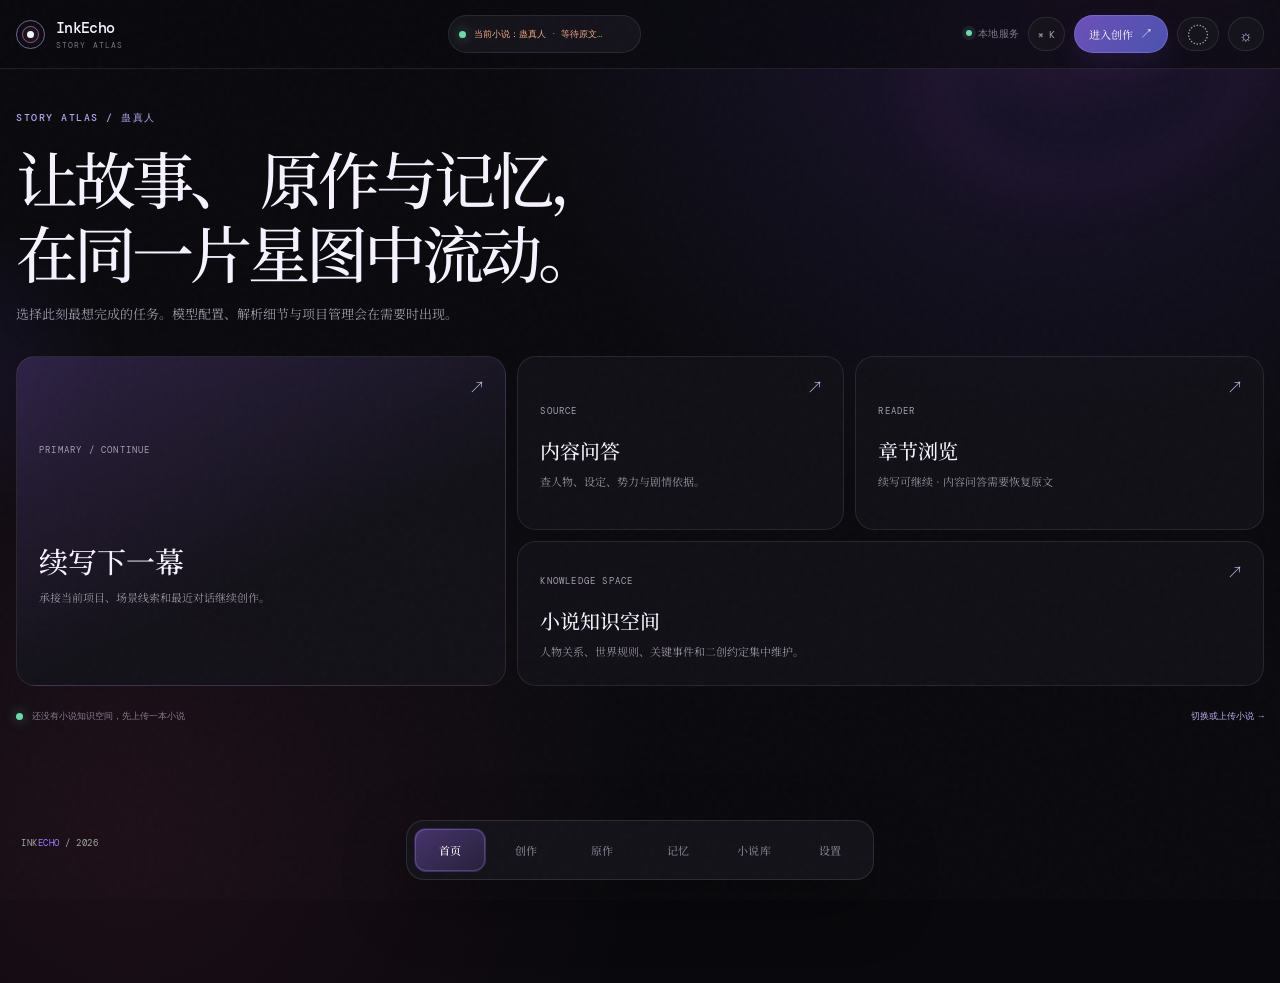
<file: index.html>
<!doctype html>
<html lang="zh-CN">
  <head>
    <meta charset="UTF-8" />
    <meta name="viewport" content="width=device-width, initial-scale=1.0" />
    <meta name="description" content="InkEcho：让经典角色与你继续对话。" />
    <title>InkEcho · 文学对话创作台</title>
    <link rel="preconnect" href="https://fonts.googleapis.com" />
    <link rel="preconnect" href="https://fonts.gstatic.com" crossorigin />
    <link href="https://fonts.googleapis.com/css2?family=DM+Mono:wght@400;500&family=Noto+Serif+SC:wght@400;500;600;700;900&display=swap" rel="stylesheet" />
  <link rel="stylesheet" href="styles.css?v=27" />
  </head>
  <body>
    <div class="aurora-field" aria-hidden="true">
      <span class="aurora-orb orb-coral"></span>
      <span class="aurora-orb orb-lilac"></span>
      <span class="aurora-orb orb-sage"></span>
      <span class="aurora-orbit"></span>
    </div>
    <div class="grain" aria-hidden="true"></div>
    <header class="topbar">
      <a class="brand" href="#home" aria-label="InkEcho 首页">
        <span class="brand-mark" aria-hidden="true"></span>
        <span><strong>InkEcho</strong><small>STORY ATLAS</small></span>
      </a>
      <div class="atlas-current-novel">
        <span class="atlas-ready-dot" aria-hidden="true"></span>
        <span class="workspace-novel-name" id="workspaceNovelName">当前小说：蛊真人</span>
        <select class="workspace-novel-select" id="workspaceNovelSelect" aria-label="快速切换小说知识空间"></select>
      </div>
      <div class="topbar-actions">
        <span class="status-dot"><i></i>本地服务</span>
        <button class="icon-button command-palette-button" id="openCommandPalette" type="button" title="打开功能菜单 · ⌘ / Ctrl + K" aria-label="打开功能菜单">⌘ K</button>
        <button class="spark-button magnetic" id="focusComposer" type="button">进入创作 <span>↗</span></button>
        <button class="icon-button atlas-motion-toggle" id="atlasMotionToggle" type="button" title="暂停背景动效" aria-label="暂停背景动效" aria-pressed="false">◌</button>
        <button class="icon-button atlas-hidden-control" id="exportSession" type="button" title="导出当前创作" aria-label="导出当前创作">⇩</button>
        <button class="icon-button atlas-hidden-control" id="resetSession" type="button" title="重置当前对话" aria-label="重置当前对话">↺</button>
        <button class="icon-button theme-toggle-button" id="toggleTheme" type="button" title="切换到浅色主题" aria-label="切换到浅色主题" aria-pressed="true">☼</button>
        <button class="icon-button focus-mode-button atlas-hidden-control" id="toggleFocusMode" type="button" title="进入专注模式" aria-label="进入专注模式" aria-pressed="false">◐</button>
        <button class="avatar atlas-hidden-control" type="button" aria-label="用户菜单">I</button>
      </div>
    </header>

    <main id="top" class="shell">
      <section class="intro">
        <div>
          <p class="eyebrow">INK ECHO / STORY WORKSPACE <span>✦</span></p>
          <h1>从一个任务<br /><em>开始。</em></h1>
          <p class="intro-copy">选择一本小说，然后直接问原作、查章节，或继续写下一幕。复杂的设定和管理工具会在需要时出现。</p>
        </div>
        <div class="intro-note">
          <span class="note-line"></span>
          <p>当前小说<br /><strong>蛊真人</strong></p>
        </div>
      </section>

      <section class="workspace-switcher" aria-label="InkEcho 工作区">
        <nav class="workspace-nav" role="tablist" aria-label="工作区导航">
          <div class="workspace-nav-primary">
            <button class="workspace-nav-item active" type="button" role="tab" aria-controls="workspacePageHome" aria-selected="true" data-workspace-view="home">
              <span class="workspace-nav-icon">始</span><span><strong>首页</strong><small>故事星图</small></span>
            </button>
            <button class="workspace-nav-item" type="button" role="tab" aria-controls="workspacePageWorkbench" aria-selected="false" data-workspace-view="workbench">
              <span class="workspace-nav-icon">写</span><span><strong>创作</strong><small>续写与问答</small></span>
            </button>
            <button class="workspace-nav-item" type="button" role="tab" aria-controls="workspacePageSource" aria-selected="false" data-workspace-view="source">
              <span class="workspace-nav-icon">读</span><span><strong>原作</strong><small>章节与依据</small></span>
            </button>
            <button class="workspace-nav-item" type="button" role="tab" aria-controls="workspacePageMemory" aria-selected="false" data-workspace-view="memory">
              <span class="workspace-nav-icon">忆</span><span><strong>记忆</strong><small>知识空间</small></span>
            </button>
            <button class="workspace-nav-item" type="button" role="tab" aria-controls="workspacePageLibrary" aria-selected="false" data-workspace-view="library">
              <span class="workspace-nav-icon">库</span><span><strong>小说库</strong><small>上传与切换</small></span>
            </button>
            <button class="workspace-nav-item" type="button" role="tab" aria-controls="workspacePageSettings" aria-selected="false" data-workspace-view="settings">
              <span class="workspace-nav-icon">设</span><span><strong>设置</strong><small>模型与数据</small></span>
            </button>
          </div>
          <details class="workspace-nav-more atlas-secondary-navigation" id="workspaceNavMore">
            <summary><span class="workspace-nav-icon">⋯</span><span><strong>更多工具</strong><small>故事管理</small></span></summary>
            <div class="workspace-nav-secondary">
              <button class="workspace-nav-item" type="button" role="tab" aria-controls="workspacePageStory" aria-selected="false" data-workspace-view="story">
                <span class="workspace-nav-icon">章</span><span><strong>故事管理</strong><small>场景与角色</small></span>
              </button>
            </div>
          </details>
        </nav>
        <div class="workspace-guide" id="workspaceGuide" aria-live="polite">
          <div>
            <span class="workspace-guide-kicker" id="workspaceGuideKicker">当前工作区 · NOVEL LIBRARY</span>
            <strong id="workspaceGuideTitle">先选择一本小说，再开始创作</strong>
            <p id="workspaceGuideDescription">每本小说都有独立的知识空间、原作记忆和创作项目。</p>
            <details class="workspace-guide-status" id="workspaceGuideStatus">
              <summary><span>空间状态</span><small id="workspaceGuideStatusSummary">读取中</small></summary>
              <ol class="workspace-guide-progress" id="workspaceGuideProgress" aria-label="当前小说空间进度">
                <li><button class="workspace-progress-action" type="button" data-progress-key="source"><span>01</span><strong>原文</strong><small>读取中</small></button></li>
                <li><button class="workspace-progress-action" type="button" data-progress-key="parse"><span>02</span><strong>解析</strong><small>读取中</small></button></li>
                <li><button class="workspace-progress-action" type="button" data-progress-key="memory"><span>03</span><strong>记忆</strong><small>可选</small></button></li>
                <li><button class="workspace-progress-action" type="button" data-progress-key="create"><span>04</span><strong>创作</strong><small>准备开始</small></button></li>
              </ol>
            </details>
          </div>
          <div class="workspace-guide-actions">
            <button class="workspace-guide-action" id="workspaceGuideAction" type="button">进入创作 →</button>
            <button class="workspace-guide-task workspace-guide-task-ask" id="workspaceGuideAskAction" type="button" hidden>内容问答</button>
            <button class="workspace-guide-task workspace-guide-task-write" id="workspaceGuideWriteAction" type="button" hidden>开始续写</button>
            <button class="workspace-guide-task workspace-guide-task-source" id="workspaceGuideSourceAction" type="button" hidden>查找原作</button>
          </div>
        </div>
      </section>

      <section class="workspace-pages" id="workspacePages" aria-live="polite">
        <section class="workspace-page atlas-home-page" id="workspacePageHome" role="tabpanel" data-workspace-page="home" aria-labelledby="atlasHomeTitle">
          <div class="atlas-home-copy">
            <span class="section-kicker">STORY ATLAS / <span id="atlasHomeNovelName">蛊真人</span></span>
            <h2 id="atlasHomeTitle"><span>让故事、</span> <span>原作与记忆，</span><br /><span>在同一片星图中流动。</span></h2>
            <p>选择此刻最想完成的任务。模型配置、解析细节与项目管理会在需要时出现。</p>
          </div>
          <div class="atlas-bento" aria-label="开始使用 InkEcho">
            <button class="atlas-bento-card atlas-bento-primary" type="button" data-atlas-task="续写">
              <span class="atlas-card-kicker">PRIMARY / CONTINUE</span><span class="atlas-card-arrow">↗</span>
              <strong>续写下一幕</strong>
              <small>承接当前项目、场景线索和最近对话继续创作。</small>
            </button>
            <button class="atlas-bento-card" type="button" data-atlas-task="问答">
              <span class="atlas-card-kicker">SOURCE</span><span class="atlas-card-arrow">↗</span>
              <strong>内容问答</strong>
              <small>查人物、设定、势力与剧情依据。</small>
            </button>
            <button class="atlas-bento-card" type="button" data-atlas-view="source">
              <span class="atlas-card-kicker">READER</span><span class="atlas-card-arrow">↗</span>
              <strong>章节浏览</strong>
              <small id="atlasHomeSourceStats">正在读取原作章节……</small>
            </button>
            <button class="atlas-bento-card atlas-bento-memory" type="button" data-atlas-view="memory">
              <span class="atlas-card-kicker">KNOWLEDGE SPACE</span><span class="atlas-card-arrow">↗</span>
              <strong>小说知识空间</strong>
              <small>人物关系、世界规则、关键事件和二创约定集中维护。</small>
            </button>
          </div>
          <div class="atlas-home-status">
            <span class="atlas-ready-dot" aria-hidden="true"></span>
            <span id="atlasHomeSourceStatus">正在检查当前小说空间</span>
            <button type="button" data-atlas-view="library">切换或上传小说 →</button>
          </div>
        </section>
        <section class="workspace-page" id="workspacePageLibrary" role="tabpanel" data-workspace-page="library" aria-labelledby="libraryPageTitle">
          <div class="page-heading library-page-heading">
            <div>
              <span class="section-kicker">NOVEL LIBRARY / 小说库</span>
              <h2 id="libraryPageTitle">先选择一本小说，再开始创作</h2>
              <p>每本小说都有独立的知识空间、原作记忆和创作项目。可以上传单文件，也可以一次选择多个分卷文件合并；原始文件默认只保存在本机。</p>
            </div>
            <div class="library-heading-actions">
              <label class="novel-upload-name-field" for="novelUploadName">
                <span>空间名称 <small>可选</small></span>
                <input id="novelUploadName" type="text" maxlength="80" placeholder="默认使用文件名" autocomplete="off" />
              </label>
              <label class="page-primary-button upload-novel-button" for="novelUploadInput" data-novel-dropzone="true">＋ 上传小说 / 多卷合并 · 也可拖入</label>
              <input id="novelUploadInput" type="file" multiple accept=".txt,.md,.markdown,.html,.htm,.docx,.epub,.pdf,.fb2,text/plain,text/markdown,text/html,application/vnd.openxmlformats-officedocument.wordprocessingml.document,application/epub+zip,application/pdf,application/x-fictionbook+xml" hidden />
            </div>
          </div>
          <details class="library-management" id="libraryManagement">
            <summary><span>管理小说空间</span><small>搜索、筛选、导入与导出</small></summary>
            <div class="library-management-body">
              <div class="library-toolbar">
                <div>
                  <strong>我的小说知识空间</strong>
                  <span id="novelLibraryCount">正在读取……</span>
                  <span id="novelLibraryStatusSummary" class="library-status-summary"></span>
                </div>
                <div class="library-toolbar-actions">
                  <button class="page-secondary-button" id="exportNovelSpaceConfig" type="button">导出空间配置</button>
                  <label class="page-secondary-button upload-config-button" for="novelSpaceConfigInput">导入空间配置</label>
                  <input id="novelSpaceConfigInput" type="file" accept="application/json,.json" hidden />
                  <button class="page-secondary-button" id="refreshNovelLibrary" type="button">刷新状态</button>
                </div>
              </div>
              <p class="library-data-note"><strong>交接边界</strong> 项目 JSON 只备份创作项目与编辑数据；小说原文、章节索引和空间记忆仍保存在本机。换设备时，请重新上传原小说后再导入项目备份。</p>
              <div class="library-filters" aria-label="筛选小说知识空间">
                <label class="library-filter-field" for="novelLibrarySearch">
                  <span>搜索小说</span>
                  <input id="novelLibrarySearch" type="search" placeholder="按名称、文件名或解析提示搜索" />
                </label>
                <label class="library-filter-field library-status-filter" for="novelLibraryStatus">
                  <span>空间状态</span>
                  <select id="novelLibraryStatus">
                    <option value="all">全部状态</option>
                    <option value="ready">可检索</option>
                    <option value="partial">解析提醒</option>
                    <option value="empty">正文为空</option>
                    <option value="unavailable">待恢复</option>
                  </select>
                </label>
                <button class="text-button library-clear-filters" id="clearNovelLibraryFilters" type="button" hidden>清除筛选</button>
              </div>
            </div>
          </details>
          <aside class="space-recovery-notice" id="spaceRecoveryNotice" hidden>
            <div>
              <span class="space-recovery-kicker">SPACE RECOVERY / 空间恢复</span>
              <strong id="spaceRecoveryTitle">项目已导入，小说空间还需要恢复</strong>
              <p id="spaceRecoveryDescription"></p>
            </div>
            <label class="space-recovery-target" id="spaceRecoveryTargetField" hidden>
              <span>恢复对象</span>
              <select id="spaceRecoveryTarget" aria-label="选择待恢复小说空间"></select>
            </label>
            <div class="space-recovery-actions">
              <label class="page-secondary-button upload-novel-button" for="novelUploadInput" data-novel-dropzone="true">上传原文 · 或拖入文件</label>
              <button class="text-button" id="dismissSpaceRecovery" type="button">知道了</button>
            </div>
          </aside>
          <div class="novel-upload-feedback" id="novelUploadFeedback" hidden>
            <span id="novelUploadFeedbackText"></span>
            <button class="text-button" id="novelUploadCancel" type="button" hidden>取消解析</button>
            <button class="text-button" id="novelUploadRetry" type="button" hidden>重试解析</button>
          </div>
          <div class="novel-space-list" id="novelSpaceList"></div>
          <article class="library-filter-empty" id="novelLibraryNoResults" hidden>
            <strong>没有符合条件的小说空间</strong>
            <p>可以换一个关键词，或清除状态筛选后再试。</p>
            <label class="page-secondary-button upload-novel-button" for="novelUploadInput" data-novel-dropzone="true">上传新小说 · 或拖入文件</label>
          </article>
          <article class="library-empty-state" id="novelLibraryEmpty" hidden>
            <span class="page-card-icon">▦</span>
            <strong>还没有小说知识空间</strong>
            <p>上传 TXT、Markdown、HTML、DOCX、EPUB、FB2 或 PDF 小说，也可以选择多个分卷文件；InkEcho 会为它们建立统一的章节索引和原作检索空间。</p>
            <label class="page-primary-button upload-novel-button" for="novelUploadInput" data-novel-dropzone="true">上传第一本小说 · 或拖入文件</label>
          </article>
        </section>
        <section class="workspace-page" id="workspacePageSource" role="tabpanel" data-workspace-page="source" aria-labelledby="sourcePageTitle" hidden>
          <div class="page-heading">
            <div>
              <span class="section-kicker">原作资料</span>
              <h2 id="sourcePageTitle">阅读与核对原作</h2>
              <p>选择章节直接阅读，或输入问题核对相关原文。</p>
            </div>
            <button class="page-back-button" type="button" data-return-workbench>返回工作台 →</button>
          </div>
          <div class="page-grid source-page-grid">
            <article class="page-card source-page-primary">
              <div class="page-card-label">当前小说</div>
              <strong id="sourcePageStatus">原作知识库：检查中……</strong>
              <div class="source-page-diagnostics" id="sourcePageDiagnostics" aria-live="polite"></div>
              <input id="sourcePageChapter" type="hidden" />

              <section class="source-task-block source-reader-task" aria-labelledby="sourceReaderTaskTitle">
                <div class="source-task-heading">
                  <div>
                    <span class="source-task-number">01</span>
                    <h3 id="sourceReaderTaskTitle">阅读章节</h3>
                    <p>搜索或浏览章节，选择后直接打开原文。</p>
                  </div>
                </div>
                <div class="source-outline-browser" aria-label="原作章节导航">
                  <div class="source-outline-browser-heading">
                    <small id="sourceOutlineBrowserStatus" aria-live="polite">正在读取章节标题……</small>
                    <button class="text-button" id="sourceOutlineClear" type="button" hidden>清除筛选</button>
                  </div>
                  <div class="source-outline-filters">
                    <input id="sourceOutlineSearch" type="search" placeholder="搜索章节标题……" aria-label="搜索原作章节" autocomplete="off" />
                    <select id="sourceOutlineVolumeFilter" aria-label="按卷筛选原作章节" hidden>
                      <option value="">全部卷 / 分卷</option>
                    </select>
                  </div>
                  <div class="source-outline-list" id="sourceOutlineList" role="listbox" aria-label="原作章节列表"></div>
                </div>
                <div class="source-chapter-selection" id="sourceChapterSelection" aria-live="polite">
                  <span>尚未选择章节</span>
                  <div>
                    <button class="page-primary-button" id="sourcePageRead" type="button" disabled>阅读所选章节</button>
                    <button class="page-secondary-button" id="sourcePageAsk" type="button" disabled>用本章提问</button>
                  </div>
                </div>
              </section>

              <section class="source-task-block source-evidence-task" aria-labelledby="sourceEvidenceTaskTitle">
                <div class="source-task-heading">
                  <div>
                    <span class="source-task-number">02</span>
                    <h3 id="sourceEvidenceTaskTitle">查证原作</h3>
                    <p>输入一个具体问题，InkEcho 会找出可以直接核对的原文。</p>
                  </div>
                </div>
                <div class="source-evidence-search">
                  <input id="sourceEvidenceQuery" type="search" placeholder="例如：方源为什么能够重生？" aria-label="输入要查证的原作问题" autocomplete="off" />
                  <button class="page-primary-button" id="sourcePagePreview" type="button" disabled>查找原文</button>
                </div>
                <details class="source-search-options">
                  <summary>调整查找范围</summary>
                  <div class="page-form-row source-strategy-row">
                    <label class="page-field" for="retrievalStrategy">查找方式</label>
                    <select id="retrievalStrategy">
                      <option value="balanced">综合查找</option>
                      <option value="chapter_first">优先按章节</option>
                      <option value="entity_first">优先按人物与设定</option>
                      <option value="broad">扩大查找范围</option>
                    </select>
                  </div>
                </details>
              </section>
            </article>
          </div>
        </section>

        <section class="workspace-page" id="workspacePageMemory" role="tabpanel" data-workspace-page="memory" aria-labelledby="memoryPageTitle" hidden>
          <div class="page-heading">
            <div>
              <span class="section-kicker">STORY MEMORY / 空间记忆</span>
              <h2 id="memoryPageTitle">空间记忆</h2>
              <p>从原文整理可追溯的知识，也保存后续创作需要长期保持的设定。</p>
            </div>
            <button class="page-back-button" type="button" data-return-workbench>返回工作台 →</button>
          </div>
          <div class="page-grid memory-page-grid">
            <article class="page-card source-memory-card">
              <div class="memory-library-heading">
                <div>
                  <div class="page-card-label">当前小说</div>
                  <strong class="memory-space-name" id="novelMemorySpaceName">蛊真人</strong>
                </div>
                <button class="page-primary-button memory-add-button" id="openNovelMemoryComposer" type="button" aria-expanded="false" aria-controls="novelMemoryComposer" hidden>＋ 新增创作记忆</button>
              </div>
              <div class="memory-boundary" role="note">
                <span aria-hidden="true">✦</span>
                <p><strong>原作知识和创作记忆分开管理</strong><small>问答使用带章节出处的原作知识；续写还会参考你的创作设定。</small></p>
              </div>

              <div class="memory-layer-tabs" role="tablist" aria-label="空间记忆类型">
                <button class="memory-layer-tab is-active" id="sourceKnowledgeTab" type="button" role="tab" aria-selected="true" aria-controls="sourceKnowledgePanel" data-memory-layer="source">原作知识</button>
                <button class="memory-layer-tab" id="creativeMemoryTab" type="button" role="tab" aria-selected="false" aria-controls="creativeMemoryPanel" data-memory-layer="creative">创作记忆</button>
              </div>

              <section class="source-knowledge-panel" id="sourceKnowledgePanel" role="tabpanel" aria-labelledby="sourceKnowledgeTab">
                <div class="source-knowledge-heading">
                  <div>
                    <strong>模型记忆</strong>
                    <p>优先展示模型从原文中提取并核对过的事实；全文构建时会随后台进度逐步更新。</p>
                  </div>
                </div>
                <div class="reviewed-memory-build" id="reviewedMemoryBuild" data-state="idle">
                  <div class="reviewed-memory-build-copy">
                    <span class="reviewed-memory-build-mark" aria-hidden="true">◎</span>
                    <p><strong id="reviewedMemoryBuildTitle">增强人物与设定理解</strong><small id="reviewedMemoryBuildDescription">原文问答已经可用。完成审核后，复杂关系与世界规则才会形成可复用记忆。</small></p>
                  </div>
                  <div class="reviewed-memory-progress" id="reviewedMemoryProgress" role="progressbar" aria-label="深度记忆构建进度" aria-valuemin="0" aria-valuemax="100" hidden><span id="reviewedMemoryProgressBar"></span></div>
                  <div class="reviewed-memory-metrics" id="reviewedMemoryMetrics" aria-live="polite">
                    <span><strong id="memoryTokensSpent">—</strong><small id="memoryTokensSpentLabel">已用 token</small></span>
                    <span><strong id="memoryElapsedTime">—</strong><small>已用时间</small></span>
                    <span><strong id="memoryEstimatedTokens">—</strong><small>预计总 token</small></span>
                    <span><strong id="memoryTokensPerMinute">—</strong><small>token / min</small></span>
                    <span><strong id="memoryEstimatedFinish">—</strong><small>预计完成</small></span>
                  </div>
                  <div class="reviewed-memory-build-actions">
                    <button class="page-primary-button" id="startReviewedMemoryBuild" type="button">开始构建</button>
                    <button class="page-secondary-button" id="startFullReviewedMemoryBuild" type="button" hidden>构建全文记忆</button>
                    <button class="page-secondary-button" id="promoteReviewedMemoryBuild" type="button" hidden>启用记忆</button>
                    <button class="text-button" id="cancelReviewedMemoryBuild" type="button" hidden>暂停</button>
                  </div>
                </div>
                <div class="model-memory-toolbar">
                  <span class="memory-count" id="modelMemoryCount">正在读取模型记忆…</span>
                  <span class="model-memory-live" id="modelMemoryLive" aria-live="polite">● 实时更新</span>
                </div>
                <small class="model-memory-hint" id="modelMemoryHint" aria-live="polite">正在读取模型提取结果……</small>
                <div class="model-memory-list" id="modelMemoryList" aria-live="polite"></div>
                <details class="source-index-disclosure" id="sourceKnowledgeDisclosure">
                  <summary><span>原文线索</span><small>规则筛选，仅用于核对原文</small></summary>
                  <div class="source-index-disclosure-body">
                <div class="source-knowledge-toolbar">
                  <div class="memory-search-wrap">
                    <span aria-hidden="true">⌕</span>
                    <input id="sourceKnowledgeSearch" type="search" maxlength="120" placeholder="搜索原文线索" aria-label="搜索原文依据" />
                  </div>
                  <span class="memory-count" id="sourceKnowledgeCount">正在读取原文线索…</span>
                </div>
                <div class="memory-summary source-knowledge-summary" id="sourceKnowledgeSummary" aria-label="原文线索分类">
                  <button class="memory-summary-item is-active" type="button" data-source-knowledge-category="all" aria-pressed="true"><span>全部</span><strong data-source-knowledge-count="all">0</strong></button>
                  <button class="memory-summary-item" type="button" data-source-knowledge-category="character" aria-pressed="false"><span>人物线索</span><strong data-source-knowledge-count="character">0</strong></button>
                  <button class="memory-summary-item" type="button" data-source-knowledge-category="relation" aria-pressed="false"><span>关系线索</span><strong data-source-knowledge-count="relation">0</strong></button>
                  <button class="memory-summary-item" type="button" data-source-knowledge-category="setting" aria-pressed="false"><span>设定线索</span><strong data-source-knowledge-count="setting">0</strong></button>
                  <button class="memory-summary-item" type="button" data-source-knowledge-category="event" aria-pressed="false"><span>事件线索</span><strong data-source-knowledge-count="event">0</strong></button>
                </div>
                <small class="source-knowledge-hint" id="sourceKnowledgeHint" aria-live="polite">这些内容直接来自原文，是用于定位依据的线索，不等于结构化记忆。</small>
                <div class="source-knowledge-list" id="sourceKnowledgeList" aria-live="polite"></div>
                  </div>
                </details>
              </section>

              <section class="creative-memory-panel" id="creativeMemoryPanel" role="tabpanel" aria-labelledby="creativeMemoryTab" hidden>

              <section class="memory-composer" id="novelMemoryComposer" aria-labelledby="novelMemoryComposerTitle" hidden>
                <div class="memory-composer-heading">
                  <div>
                    <span class="page-card-label">新增到空间记忆</span>
                    <strong id="novelMemoryComposerTitle">记住一条创作设定</strong>
                  </div>
                  <button class="memory-composer-close" id="closeNovelMemoryComposer" type="button" aria-label="关闭新增记忆">×</button>
                </div>
                <p class="memory-composer-description">只记录未来创作需要反复保持的内容，不必摘录整段原文。</p>
                <div class="memory-quick-actions" aria-label="空间记忆快速模板">
                  <span>从模板开始</span>
                  <button class="text-button memory-template-button" type="button" data-memory-template-title="人物关系" data-memory-template-content="人物 / 势力：\n关系变化：\n已确认依据：\n创作时需要保持：">人物关系</button>
                  <button class="text-button memory-template-button" type="button" data-memory-template-title="世界规则" data-memory-template-content="规则名称：\n作用与限制：\n代价 / 例外：\n创作时需要保持：">世界规则</button>
                  <button class="text-button memory-template-button" type="button" data-memory-template-title="二创约定" data-memory-template-content="本项目约定：\n必须保留：\n禁止改变：\n允许探索：">二创约定</button>
                </div>
                <div class="memory-editor">
                  <input id="novelMemoryTitle" type="text" maxlength="80" placeholder="标题，例如：白凝冰与方源的合作边界" />
                  <textarea id="novelMemoryContent" rows="5" maxlength="4000" placeholder="写下需要在后续创作中保持的关系、规则或约定……"></textarea>
                  <small class="memory-content-count" id="novelMemoryContentCount">0 / 4000 字</small>
                </div>
                <div class="page-actions memory-composer-actions">
                  <button class="page-primary-button" id="saveNovelMemory" type="button">保存记忆</button>
                  <button class="text-button" id="cancelNovelMemoryEdit" type="button">取消</button>
                </div>
              </section>

              <div class="memory-toolbar">
                <div class="memory-search-wrap">
                  <span aria-hidden="true">⌕</span>
                  <input id="novelMemorySearch" type="search" maxlength="80" placeholder="搜索人物、规则或设定" aria-label="搜索空间记忆" />
                </div>
                <span class="memory-count" id="novelMemoryCount">0 条记忆</span>
                <button class="text-button memory-preview-button" id="previewNovelMemory" type="button">查看本次会使用哪些</button>
                <button class="text-button memory-refresh-button" id="refreshNovelMemory" type="button" aria-label="刷新空间记忆">刷新</button>
                <button class="text-button memory-clean-stale-button" id="removeStaleNovelMemory" type="button" hidden>清理待核对</button>
              </div>
              <div class="memory-filters" hidden>
                <select id="novelMemoryKindFilter" aria-label="筛选空间记忆来源">
                  <option value="all">全部来源</option>
                  <option value="source">已核对原作</option>
                  <option value="continuity">创作设定</option>
                  <option value="manual">手动记录</option>
                  <option value="summary">剧情摘要</option>
                  <option value="scene_outcome">本幕结果</option>
                  <option value="source_evidence">原作依据</option>
                  <option value="source_summary">原作章节摘要</option>
                  <option value="stale">待核对原文</option>
                </select>
              </div>
              <div class="memory-filter-actions">
                <button class="text-button" id="clearNovelMemoryFilters" type="button" hidden>清除筛选</button>
              </div>
              <div class="memory-summary" id="novelMemorySummary" aria-label="空间记忆构成">
                <button class="memory-summary-item is-active" type="button" data-memory-summary-kind="all" aria-pressed="true"><span>全部</span><strong data-memory-summary-count="all">0</strong></button>
                <button class="memory-summary-item" type="button" data-memory-summary-kind="source" aria-pressed="false"><span>已核对原作</span><strong data-memory-summary-count="source">0</strong></button>
                <button class="memory-summary-item" type="button" data-memory-summary-kind="continuity" aria-pressed="false"><span>创作设定</span><strong data-memory-summary-count="continuity">0</strong></button>
                <button class="memory-summary-item" type="button" data-memory-summary-kind="stale" aria-pressed="false"><span>待核对</span><strong data-memory-summary-count="stale">0</strong></button>
              </div>
              <small class="memory-context-hint" id="novelMemoryContextHint" aria-live="polite">续写会自动选取相关记忆；内容问答只依据原作。</small>
              <div class="novel-memory-preview" id="novelMemoryPreview" hidden aria-live="polite">
                <div class="novel-memory-preview-heading">
                  <strong id="novelMemoryPreviewTitle">本次创作会参考</strong>
                  <small id="novelMemoryPreviewStatus"></small>
                </div>
                <div class="novel-memory-preview-list" id="novelMemoryPreviewList"></div>
              </div>
              <div class="novel-memory-list" id="novelMemoryList"></div>
              <details class="memory-help">
                <summary>空间记忆如何参与创作？</summary>
                <div class="memory-help-body">
                  <p><strong>写续作时：</strong>系统会根据当前章节和写作要求，自动挑选相关记忆。</p>
                  <p><strong>问原作时：</strong>系统使用原文和自动整理的原作知识，不使用这里的创作记忆。</p>
                  <button class="page-secondary-button" id="memoryGuideSource" type="button">去原作资料核对</button>
                </div>
              </details>
              </section>
            </article>
          </div>
        </section>

        <section class="workspace-page" id="workspacePageStory" role="tabpanel" data-workspace-page="story" aria-labelledby="storyPageTitle" hidden>
          <div class="page-heading">
            <div>
              <span class="section-kicker">STORY MANAGER / 故事管理</span>
              <h2 id="storyPageTitle">把灵感变成可推进的场景</h2>
              <p>管理场景、角色、摘要和版本节点，工作台只保留当前创作需要的内容。</p>
            </div>
            <button class="page-back-button" type="button" data-return-workbench>返回工作台 →</button>
          </div>
          <div class="page-grid story-page-grid">
            <article class="page-card story-action-card">
              <span class="page-card-icon">§</span>
              <strong>场景计划</strong>
              <small id="storyPageBeatCount">管理当前项目的场景卡和推进状态。</small>
              <button class="page-secondary-button" id="storyPageBeats" type="button">打开场景计划</button>
            </article>
            <article class="page-card story-action-card">
              <span class="page-card-icon">◎</span>
              <strong>角色与关系</strong>
              <small>编辑角色语气、人物设定和可复用角色库。</small>
              <button class="page-secondary-button" id="storyPageCharacters" type="button">管理角色</button>
            </article>
            <article class="page-card story-action-card">
              <span class="page-card-icon">✦</span>
              <strong>摘要与灵感</strong>
              <small>整理剧情摘要、灵感摘录和当前悬念。</small>
              <button class="page-secondary-button" id="storyPageSummary" type="button">回到工作台摘要</button>
            </article>
            <article class="page-card story-action-card">
              <span class="page-card-icon">◌</span>
              <strong>版本与归档</strong>
              <small>保存检查点，回看归档消息或创建剧情支线。</small>
              <button class="page-secondary-button" id="storyPageCheckpoints" type="button">查看检查点</button>
            </article>
          </div>
          <div class="story-context-slot" id="storyContextSlot"></div>
        </section>

        <section class="workspace-page" id="workspacePageSettings" role="tabpanel" data-workspace-page="settings" aria-labelledby="settingsPageTitle" hidden>
          <div class="page-heading">
            <div>
              <span class="section-kicker">MODEL & DATA / 模型与数据</span>
              <h2 id="settingsPageTitle">模型与本地资料只需设置一次</h2>
              <p>这里负责连接模型和检查知识库；原始文件留在本机，生成时仅把命中的有限片段与必要上下文交给所选模型服务。</p>
            </div>
            <button class="page-back-button" type="button" data-return-workbench>返回工作台 →</button>
          </div>
          <div class="settings-page-card" id="settingsPageSlot"></div>
        </section>
      </section>

      <section class="studio-grid" id="workspacePageWorkbench" role="tabpanel" aria-label="InkEcho 创作台" hidden>
        <aside class="sidebar panel" id="workspaceContextPanel">
          <div class="panel-heading">
            <div>
              <span class="section-kicker">01 / CONTEXT</span>
              <h2>作品设定</h2>
            </div>
            <span class="panel-icon">⌘</span>
          </div>

          <div class="project-switcher">
            <select id="projectSelect" aria-label="选择创作项目"></select>
            <div class="project-actions">
              <button class="mini-button" id="newProject" type="button" title="新建创作项目" aria-label="新建创作项目">＋</button>
              <button class="mini-button" id="openTemplates" type="button" title="使用创作模板" aria-label="使用创作模板">✦</button>
              <button class="mini-button" id="duplicateProject" type="button" title="复制当前项目" aria-label="复制当前项目">⧉</button>
              <button class="mini-button" id="exportProjects" type="button" title="备份全部项目" aria-label="备份全部项目">⇩</button>
              <button class="mini-button" id="importProjects" type="button" title="导入项目备份" aria-label="导入项目备份">⇧</button>
              <button class="mini-button" id="deleteProject" type="button" title="删除当前项目" aria-label="删除当前项目">−</button>
            </div>
            <label class="project-search" for="projectSearch">
              <span aria-hidden="true">⌕</span>
              <input id="projectSearch" type="search" placeholder="搜索名称、章节、场景、角色或状态……" aria-label="搜索项目名称、章节、场景、角色或状态" autocomplete="off" />
            </label>
            <select class="project-status-filter" id="projectStatusFilter" aria-label="按项目状态筛选">
              <option value="all">全部项目</option>
              <option value="attention">需要处理</option>
              <option value="summary">摘要待更新</option>
              <option value="outcome">结果待更新</option>
              <option value="draft">有草稿</option>
            </select>
            <p class="project-search-count" id="projectSearchCount" aria-live="polite">1 个项目</p>
            <p class="project-lineage" id="projectLineage">独立项目 · 可从检查点或角色回复创建支线</p>
            <p class="project-health" id="projectHealth" aria-live="polite">项目状态计算中</p>
            <button class="project-health-action" id="projectHealthAction" type="button" hidden>去处理 →</button>
            <input id="projectBackupFile" type="file" accept="application/json,.json" hidden />
            <p class="storage-status" id="storageStatus" aria-live="polite">本地数据用量计算中</p>
          </div>

          <label class="field-label" for="workTitle">作品名称</label>
          <div class="field-input has-icon">
            <span>▤</span>
            <input id="workTitle" type="text" maxlength="120" value="蛊真人" />
          </div>

          <div class="field-label-row">
            <label class="field-label" for="workChapter">当前章节 / 场景</label>
            <button class="text-button" id="manageBeats" type="button">场景计划</button>
          </div>
          <div class="field-input has-icon">
            <span>§</span>
            <input id="workChapter" type="text" maxlength="120" list="sourceChapterOptions" placeholder="例如：第一卷 · 当前章节或场景" />
          </div>
          <datalist id="sourceChapterOptions"></datalist>
          <p class="source-outline-hint" id="sourceOutlineHint" aria-live="polite">原作章节建议加载中……</p>
          <div class="scene-meta">
            <span id="activeBeatHint">未选择场景卡</span>
            <span id="beatCount">00 / 24</span>
            <button class="text-button scene-copy" id="copyScenePlan" type="button" disabled>复制计划</button>
            <button class="text-button scene-advance" id="advanceBeat" type="button" disabled>推进下一幕 →</button>
          </div>

          <details class="context-more" id="contextMore">
            <summary>
              <span><strong>更多上下文</strong><small>时代、世界观、参考与摘要</small></span>
              <span class="details-chevron">⌄</span>
            </summary>

            <label class="field-label" for="workEra">时代 / 氛围</label>
            <div class="field-input has-icon">
              <span>◷</span>
              <input id="workEra" type="text" maxlength="120" value="蛊界 · 青茅山" />
            </div>

            <label class="field-label" for="workWorld">世界观备注</label>
            <textarea id="workWorld" rows="3" maxlength="800">以《蛊真人》原作为本地知识库，围绕方源、蛊道体系和原作剧情进行续写与内容问答。</textarea>

            <label class="field-label" for="workReference">参考片段</label>
            <textarea id="workReference" rows="4" placeholder="粘贴原文、人物关系或本章要点……"></textarea>
            <div class="reference-meta">
              <span id="referenceCount">0 / 4000 字</span>
              <button class="text-button" id="importReference" type="button">导入 .txt / .md</button>
            </div>
            <div class="source-status" id="sourceStatus" aria-live="polite">原作知识库：检查中……</div>
            <input id="referenceFile" type="file" accept=".txt,.md,.markdown,text/plain,text/markdown" hidden />

            <div class="field-label-row">
              <label class="field-label" for="workSummary">剧情摘要</label>
              <span class="summary-actions">
                <button class="text-button" id="generateSummary" type="button">提炼摘要</button>
                <button class="text-button" id="toggleContextMode" type="button">只发摘要 + 最近两轮</button>
              </span>
            </div>
            <textarea id="workSummary" rows="3" maxlength="2000" placeholder="记录关键事件、人物关系和当前悬念……"></textarea>
            <div class="summary-meta"><span id="summaryFreshness">暂无摘要</span></div>

            <label class="field-label" for="workInstructions">本次创作要求</label>
            <textarea id="workInstructions" rows="3" maxlength="1200" placeholder="例如：保持古典语感，用第三人称，不改变人物结局……"></textarea>
          </details>

            <div class="subheading-row" id="characterSectionHeading">
              <span class="field-label">角色卡</span>
              <span class="character-actions">
                <button class="text-button" id="manageCharacter" type="button">管理</button>
                <button class="text-button" id="openCharacterLibrary" type="button">角色库</button>
                <button class="text-button" id="addCharacter" type="button">+ 添加</button>
              </span>
          </div>
          <div class="character-list" id="characterList">
            <button class="character-card active" type="button" data-character="方源" data-tone="冷静、决绝、善于权衡利弊，不被表面道德束缚。">
              <span class="character-avatar avatar-dai">方</span>
              <span><strong>方源</strong><small>冷静 · 果断 · 深谋</small></span>
              <span class="selected-mark">✓</span>
            </button>
            <button class="character-card" type="button" data-character="白凝冰" data-tone="锋利、骄傲、追求极致，常以强硬掩饰真实情绪。">
              <span class="character-avatar avatar-bao">白</span>
              <span><strong>白凝冰</strong><small>锋利 · 骄傲 · 极致</small></span>
              <span class="selected-mark">✓</span>
            </button>
          </div>

          <details class="model-settings advanced-settings" id="modelSettings">
            <summary class="settings-summary">
              <span><strong>模型与数据</strong><small>服务、模型与生成偏好</small></span>
              <span class="details-chevron">⌄</span>
            </summary>
            <div class="subheading-row">
              <span class="field-label">模型服务</span>
              <span>
                <button class="text-button" id="testProvider" type="button">测试连接</button>
                <button class="text-button" id="refreshModels" type="button">刷新模型</button>
                <button class="text-button" id="openProviderDiagnostics" type="button">连接诊断</button>
                <button class="text-button" id="copyProviderConfigKeys" type="button" hidden>复制缺少项</button>
                <button class="text-button" id="copyProviderConfigTemplate" type="button">复制配置模板</button>
                <button class="text-button model-save-button" id="saveModelConfig" type="button">保存配置</button>
                <span class="service-badge" id="providerBadge">未连接</span>
              </span>
            </div>
            <p class="model-settings-note">先选择服务，再确认模型名称；修改会自动保存在当前项目。</p>
            <select id="providerSelect" aria-label="选择模型服务">
              <option value="custom_azure">办公网 · 自定义 Azure</option>
              <option value="ollama">Ollama · 本地模型</option>
              <option value="openai">OpenAI</option>
              <option value="azure">Azure OpenAI</option>
              <option value="compatible">OpenAI-compatible</option>
            </select>
            <div class="field-input model-input">
              <span>✦</span>
              <input id="modelName" list="modelOptions" type="text" maxlength="160" value="gpt-5-mini-2025-08-07" aria-label="模型名称" />
            </div>
            <datalist id="modelOptions"></datalist>
            <p class="provider-description" id="providerDescription">读取 .env 中的办公网自定义端点和密钥。</p>
            <p class="provider-setup-hint" id="providerSetupHint"></p>
            <p class="provider-data-boundary" id="providerDataBoundary">数据去向：生成问答、续写或摘要时，命中的有限原作片段会发送到当前模型服务；原始小说文件不会发送。</p>
            <div class="creativity-control">
              <div class="subheading-row">
                <label class="field-label" for="creativitySelect">创作倾向</label>
                <span class="creativity-value" id="creativityValue">平衡</span>
              </div>
              <select id="creativitySelect" aria-label="选择创作倾向">
                <option value="restrained">克制叙事</option>
                <option value="balanced" selected>平衡</option>
                <option value="imaginative">大胆想象</option>
              </select>
            </div>
            <div class="creativity-control response-length-control">
              <div class="subheading-row">
                <label class="field-label" for="responseLengthSelect">回复长度</label>
                <span class="creativity-value" id="responseLengthValue">标准</span>
              </div>
              <select id="responseLengthSelect" aria-label="选择回复长度">
                <option value="concise">精简 · 聚焦一幕</option>
                <option value="standard" selected>标准 · 完整推进</option>
                <option value="expanded">展开 · 充分铺陈</option>
              </select>
            </div>
          </details>

          <div class="sidebar-footer">
            <span>
              <span>本次创作</span>
              <button class="context-usage" id="contextUsage" type="button" aria-label="查看本次发送上下文">上下文约 0 字</button>
            </span>
            <strong id="messageCount">03 条消息</strong>
          </div>
        </aside>

        <section class="conversation panel">
          <div class="conversation-header">
            <div class="conversation-title">
              <span class="live-pulse"></span>
              <div>
                <span class="section-kicker">02 / CONVERSATION</span>
                <h2 id="conversationTitle">与方源对话</h2>
                <span class="conversation-context" id="conversationContext">未选择场景</span>
                <div class="conversation-readiness" aria-label="创作环境状态">
                  <button id="sourceReadinessButton" type="button"><i></i><span id="sourceReadinessText">原作依据检查中</span></button>
                  <button id="modelReadinessButton" type="button"><i></i><span id="modelReadinessText">模型连接检查中</span></button>
                </div>
              </div>
            </div>
            <div class="conversation-tools">
              <div class="conversation-tool-buttons">
                <button class="context-panel-toggle" id="toggleContextPanel" type="button" aria-expanded="false" aria-controls="workspaceContextPanel">上下文</button>
                <button class="context-panel-toggle history-panel-toggle" id="toggleConversationHistory" type="button" aria-expanded="false" aria-controls="conversationHistoryPanel">历史</button>
                <button class="conversation-utility-button search-button" id="searchConversationButton" type="button" aria-label="搜索当前对话" aria-expanded="false" aria-controls="conversationSearch"><span aria-hidden="true">⌕</span><span>搜索</span></button>
                <button class="conversation-actions-button" id="conversationMenuButton" type="button" aria-label="展开更多功能" aria-expanded="false" aria-controls="conversationMenu"><span class="conversation-actions-icon" aria-hidden="true">•••</span><span>更多功能</span><span class="conversation-actions-chevron" aria-hidden="true">⌄</span></button>
              </div>
              <div class="conversation-menu" id="conversationMenu" hidden>
                <span class="conversation-menu-label">对话与项目</span>
                <button type="button" id="copyConversation">复制当前对话</button>
                <button type="button" id="exportFromMenu">导出 Markdown · 含备选回复</button>
                <button type="button" id="exportProjectJson">导出项目 JSON</button>
                <button type="button" id="copyProjectHandoff">复制项目交接摘要</button>
                <button type="button" id="downloadProjectHandoff">下载项目交接摘要</button>
                <button type="button" id="saveCheckpointFromMenu">保存当前检查点</button>
                <button type="button" id="openCheckpoints">查看检查点</button>
                <button type="button" id="openArchiveHistory">查看归档历史</button>
                <button type="button" id="resetFromMenu">重新开始</button>
              </div>
            </div>
          </div>

          <div class="conversation-layout">
            <aside class="conversation-history" id="conversationHistoryPanel" aria-label="会话历史">
              <div class="conversation-history-heading">
                <div>
                  <span>HISTORY</span>
                  <strong>会话历史</strong>
                </div>
                <span class="conversation-history-count" id="conversationHistoryCount">0</span>
              </div>
              <p class="conversation-history-hint">不同创作功能使用独立会话，点击可随时切回。</p>
              <nav class="conversation-history-list" id="conversationHistoryList" aria-label="项目会话历史"></nav>
              <button class="conversation-history-archive" id="openArchiveFromHistory" type="button" hidden>查看更早记录</button>
            </aside>

            <div class="conversation-main">
              <div class="conversation-search" id="conversationSearch" hidden>
                <span class="search-icon" aria-hidden="true">⌕</span>
                <input id="conversationSearchInput" type="search" placeholder="搜索当前对话……" aria-label="搜索当前对话" autocomplete="off" />
                <span class="search-count" id="conversationSearchCount">全部消息</span>
                <button class="search-archive-button" id="searchArchivedMessages" type="button">搜归档</button>
                <button class="search-clear" id="clearConversationSearch" type="button" aria-label="清除搜索">×</button>
              </div>

              <div class="mode-tabs" role="tablist" aria-label="创作模式">
                <button class="mode-tab active" type="button" data-mode="续写" role="tab" aria-selected="true">续写 <span>↗</span></button>
                <button class="mode-tab" type="button" data-mode="问答" role="tab" aria-selected="false">内容问答 <span>?</span></button>
                <div class="mode-more-options mode-inline-options" id="advancedModeDisclosure" role="group" aria-label="其他创作模式">
                <button class="mode-tab" type="button" data-mode="改写" role="tab" aria-selected="false">改写 <span>↗</span></button>
                <button class="mode-tab" type="button" data-mode="独白" role="tab" aria-selected="false">角色独白 <span>↗</span></button>
                </div>
              </div>

          <div class="mode-guide" id="modeGuide" aria-live="polite">
            <span class="mode-guide-icon" id="modeGuideIcon">↗</span>
            <div>
              <span class="mode-guide-kicker" id="modeGuideKicker">续写流程 · 01</span>
              <strong id="modeGuideTitle">先确定承接位置，再写下一幕</strong>
              <p id="modeGuideDescription">选择章节或场景，补充你希望故事如何继续；角色卡和场景计划会帮助保持连续。</p>
            </div>
            <button class="mode-guide-action" id="modeGuideAction" type="button">设置承接位置</button>
          </div>

          <div class="task-starters" id="taskStarters" aria-label="快捷开始" hidden>
            <span class="task-starters-label">试试</span>
            <div class="task-starter-list" id="taskStarterList"></div>
          </div>

          <div class="messages" id="messages" aria-live="polite">
            <div class="message-row assistant">
              <span class="message-avatar avatar-dai">黛</span>
              <div class="message-content">
                <div class="message-meta"><strong>方源</strong><time>刚刚</time></div>
                <div class="bubble">原作知识库已经准备好。你可以让我承接某一幕继续写，也可以直接询问人物、蛊虫、势力和剧情。</div>
              </div>
            </div>
            <div class="message-row user">
              <div class="message-content">
                <div class="message-meta"><strong>我</strong><time>刚刚</time></div>
                <div class="bubble">方源第一次重生回到青茅山后，最优先要解决什么问题？</div>
              </div>
              <span class="message-avatar user-avatar">I</span>
            </div>
            <div class="message-row assistant">
              <span class="message-avatar avatar-dai">黛</span>
              <div class="message-content">
                <div class="message-meta"><strong>方源</strong><time>刚刚</time></div>
                <div class="bubble">切换到“内容问答”即可查考原作；切换到“续写”并补充承接位置，就能沿着当前剧情继续创作。</div>
              </div>
            </div>
          </div>

              <form class="composer" id="composer">
            <div class="composer-tools">
              <button type="button" aria-label="添加参考内容" title="添加参考内容">⊕</button>
              <button type="button" id="previewSource" aria-label="先检索原作依据" title="先检索原作依据">⌕</button>
              <span class="composer-hint" id="composerHint">续写《蛊真人》的这一段故事……</span>
            </div>
            <textarea id="messageInput" rows="2" placeholder="写下你想说的话……" aria-label="输入消息"></textarea>
            <div class="composer-bottom">
              <span><kbd>⌘</kbd> + <kbd>Enter</kbd> 发送</span>
              <span class="draft-status" id="draftStatus">草稿自动保存</span>
              <button class="send-button" type="submit" aria-label="发送消息">↑</button>
            </div>
              </form>
            </div>
          </div>
        </section>

        <aside class="rightbar panel">
          <div class="panel-heading">
            <div>
              <span class="section-kicker">03 / PROMPTS</span>
              <h2>创作灵感</h2>
            </div>
            <span class="panel-icon prompt-heading-actions"><button class="text-button" id="openPromptLibrary" type="button">库</button><button class="text-button" id="addPrompt" type="button">+ 自定义</button> ✦</span>
          </div>
          <p class="panel-description">不知道从哪里开始？试试这些切入点。</p>
          <div class="prompt-list" id="promptList">
            <button class="prompt-card" type="button" data-prompt="写一封没有寄出的信，告诉我你最想改变原作里的哪一刻。">
              <span class="prompt-number">01</span>
              <span><strong>一封未寄出的信</strong><small>换一个角度，重新理解角色。</small></span>
              <span class="prompt-arrow">↗</span>
            </button>
            <button class="prompt-card" type="button" data-prompt="如果今天的雨会替人说话，它会对你说些什么？请用一段诗意的文字回答。">
              <span class="prompt-number">02</span>
              <span><strong>让天气开口</strong><small>为场景增加一层隐秘的情绪。</small></span>
              <span class="prompt-arrow">↗</span>
            </button>
            <button class="prompt-card" type="button" data-prompt="在不改变人物性格的前提下，写出一个原作没有发生过的下午。">
              <span class="prompt-number">03</span>
              <span><strong>不存在的下午</strong><small>从日常细节里长出新故事。</small></span>
              <span class="prompt-arrow">↗</span>
            </button>
          </div>

          <div class="highlight-section">
            <div class="subheading-row">
              <span class="field-label">灵感摘录</span>
              <span class="highlight-heading-actions">
                <button class="text-button" id="copyHighlights" type="button">复制全部</button>
                <button class="text-button" id="appendHighlightsToSummary" type="button">加入摘要</button>
                <span class="highlight-count" id="highlightCount">00</span>
              </span>
            </div>
            <p class="highlight-hint">把对话里最想留下的句子收进这里。</p>
            <div class="highlight-list" id="highlightList"></div>
          </div>

          <div class="quote-card spotlight-card">
            <span class="quote-mark">“</span>
            <p>故事不是被写完的，<br /><em>而是被继续想象的。</em></p>
            <span class="quote-author">— InkEcho</span>
            <span class="quote-orbit" aria-hidden="true"></span>
          </div>
        </aside>
      </section>

      <footer class="footer">
        <span>INK<span class="footer-accent">ECHO</span> / 2026</span>
      </footer>
    </main>
    <dialog class="character-dialog" id="characterDialog" aria-labelledby="characterDialogTitle">
      <form id="characterForm">
        <span class="section-kicker">CHARACTER CARD</span>
        <h2 id="characterDialogTitle">编辑角色</h2>
        <label class="field-label" for="characterNameInput">角色名称</label>
        <input class="dialog-input" id="characterNameInput" type="text" maxlength="40" required />
        <label class="field-label" for="characterToneInput">性格与说话方式</label>
        <textarea class="dialog-textarea" id="characterToneInput" rows="4" maxlength="240" placeholder="例如：克制、敏锐，说话像一封没有寄出的信。"></textarea>
        <label class="field-label" for="characterDetailsInput">人物设定</label>
        <textarea class="dialog-textarea" id="characterDetailsInput" rows="5" maxlength="500" placeholder="例如：身份、愿望、秘密、与其他角色的关系……"></textarea>
        <div class="dialog-actions">
          <button class="dialog-delete" id="deleteCharacter" type="button">删除角色</button>
          <span></span>
          <button class="dialog-cancel" id="cancelCharacter" type="button">取消</button>
          <button class="dialog-save" type="submit">保存</button>
        </div>
      </form>
    </dialog>
    <dialog class="character-dialog character-library-dialog" id="characterLibraryDialog" aria-labelledby="characterLibraryTitle">
      <form method="dialog">
        <span class="section-kicker">CHARACTER LIBRARY</span>
        <h2 id="characterLibraryTitle">角色库</h2>
        <p class="template-description">把常用角色保存下来，在不同作品之间复用。加入项目后仍可继续单独编辑。</p>
        <div class="character-library-toolbar">
          <input class="dialog-input character-library-search" id="characterLibrarySearch" type="search" placeholder="搜索角色名、语气或设定……" aria-label="搜索角色库" autocomplete="off" />
          <span class="character-library-count" id="characterLibraryCount">0 / 24 个</span>
        </div>
        <div class="character-library-list" id="characterLibraryList"></div>
        <div class="dialog-actions">
          <button class="text-button" id="saveSelectedCharacter" type="button">保存当前角色</button>
          <span></span>
          <span></span>
          <button class="dialog-cancel" id="closeCharacterLibrary" type="button">关闭</button>
        </div>
      </form>
    </dialog>
    <dialog class="character-dialog" id="promptDialog" aria-labelledby="promptDialogTitle">
      <form id="promptForm">
        <span class="section-kicker">CUSTOM PROMPT</span>
        <h2 id="promptDialogTitle">添加灵感</h2>
        <label class="field-label" for="promptTitleInput">灵感名称</label>
        <input class="dialog-input" id="promptTitleInput" type="text" maxlength="32" required placeholder="例如：一场迟到的重逢" />
        <label class="field-label" for="promptTextInput">写作提示</label>
        <textarea class="dialog-textarea" id="promptTextInput" rows="5" maxlength="500" required placeholder="写下希望角色或故事尝试的方向……"></textarea>
        <label class="library-toggle" for="savePromptToLibrary"><input id="savePromptToLibrary" type="checkbox" /> 同时保存到跨项目灵感库</label>
        <div class="dialog-actions prompt-dialog-actions">
          <span></span>
          <span></span>
          <button class="dialog-cancel" id="cancelPrompt" type="button">取消</button>
          <button class="dialog-save" type="submit">保存灵感</button>
        </div>
      </form>
    </dialog>
    <dialog class="character-dialog prompt-library-dialog" id="promptLibraryDialog" aria-labelledby="promptLibraryTitle">
      <form method="dialog">
        <span class="section-kicker">PROMPT LIBRARY</span>
        <h2 id="promptLibraryTitle">灵感库</h2>
        <p class="template-description">把常用的写作切入点保存下来，在不同作品之间快速复用。</p>
        <div class="prompt-library-toolbar">
          <input class="dialog-input prompt-library-search" id="promptLibrarySearch" type="search" placeholder="搜索名称或写作提示……" aria-label="搜索灵感库" autocomplete="off" />
          <span class="prompt-library-count" id="promptLibraryCount">0 / 36 条</span>
        </div>
        <div class="prompt-library-list" id="promptLibraryList"></div>
        <div class="dialog-actions">
          <span></span>
          <span></span>
          <span></span>
          <button class="dialog-cancel" id="closePromptLibrary" type="button">关闭</button>
        </div>
      </form>
    </dialog>
    <dialog class="character-dialog template-dialog" id="templateDialog" aria-labelledby="templateDialogTitle">
      <form method="dialog">
        <span class="section-kicker">STORY STARTERS</span>
        <h2 id="templateDialogTitle">从一个故事种子开始</h2>
        <p class="template-description">用一套预设的世界、角色和提问快速搭好创作桌，之后仍可以自由修改。</p>
        <div class="template-list" id="templateList"></div>
        <div class="dialog-actions template-dialog-actions">
          <button class="text-button template-save-button" id="saveCurrentTemplate" type="button">保存当前为模板</button>
          <span></span>
          <span></span>
          <button class="dialog-cancel" id="cancelTemplate" type="button">关闭</button>
        </div>
      </form>
    </dialog>
    <dialog class="character-dialog beat-dialog" id="beatDialog" aria-labelledby="beatDialogTitle">
      <form id="beatForm">
        <span class="section-kicker">SCENE MAP</span>
        <h2 id="beatDialogTitle">添加场景卡</h2>
        <p class="template-description">把长篇拆成一个个可推进的瞬间。目标、已发生的结果和留下的线索都会帮助下一次提问保持连续。</p>
        <div class="beat-toolbar">
          <input class="dialog-input beat-search-input" id="beatSearchInput" type="search" placeholder="搜索场景名称、目标或线索……" aria-label="搜索场景卡" autocomplete="off" />
          <select class="beat-filter-select" id="beatStatusFilter" aria-label="按场景状态筛选">
            <option value="all">全部状态</option>
            <option value="planned">待写</option>
            <option value="active">进行中</option>
            <option value="done">已完成</option>
          </select>
          <button class="text-button beat-focus-button" id="focusCurrentBeat" type="button">定位当前</button>
          <span class="beat-list-count" id="beatListCount">0 / 24 张</span>
        </div>
        <label class="field-label" for="beatTitleInput">场景名称</label>
        <input class="dialog-input" id="beatTitleInput" type="text" maxlength="80" required placeholder="例如：站台上的最后一分钟" />
        <label class="field-label" for="beatGoalInput">这一幕要发生什么</label>
        <textarea class="dialog-textarea" id="beatGoalInput" rows="3" maxlength="280" placeholder="例如：让主角第一次发现车票上的名字与自己有关。"></textarea>
        <div class="field-label-row">
          <label class="field-label" for="beatOutcomeInput">已发生 / 留下的线索</label>
          <button class="text-button" id="generateBeatOutcome" type="button">提炼本幕</button>
        </div>
        <textarea class="dialog-textarea" id="beatOutcomeInput" rows="3" maxlength="600" placeholder="记录已经写出的结果、人物变化或下一幕要接住的线索……"></textarea>
        <label class="field-label" for="beatStatusInput">推进状态</label>
        <select class="dialog-select" id="beatStatusInput">
          <option value="planned">待写</option>
          <option value="active">进行中</option>
          <option value="done">已完成</option>
        </select>
        <div class="dialog-actions beat-form-actions">
          <span></span>
          <span></span>
          <button class="dialog-cancel" id="cancelBeat" type="button">关闭</button>
          <button class="dialog-save" type="submit">保存场景</button>
        </div>
        <div class="beat-progress" id="beatProgress" role="status" aria-live="polite">
          <div class="beat-progress-head">
            <span id="beatProgressText">还没有场景卡</span>
            <span class="beat-progress-percent" id="beatProgressPercent">0%</span>
          </div>
          <div class="beat-progress-track" aria-hidden="true"><span id="beatProgressBar"></span></div>
        </div>
        <div class="beat-list" id="beatList"></div>
      </form>
    </dialog>
    <dialog class="character-dialog context-dialog" id="contextDialog" aria-labelledby="contextDialogTitle">
      <form method="dialog">
        <span class="section-kicker">MODEL CONTEXT</span>
        <h2 id="contextDialogTitle">本次发送给模型的内容</h2>
        <p class="template-description">这里展示页面准备发送的设定和对话；服务端动态检索的有限原作片段会在请求时一并交给当前模型服务。精简模式下，较早的完整历史仍保存在本地。</p>
        <div class="context-preview-stats" id="contextPreviewStats"></div>
        <pre class="context-preview-text" id="contextPreviewText"></pre>
        <div class="dialog-actions context-dialog-actions">
          <button class="dialog-copy" id="copyContextPreview" type="button">复制预览</button>
          <span></span>
          <span></span>
          <button class="dialog-cancel" type="submit">关闭</button>
        </div>
      </form>
    </dialog>
    <dialog class="character-dialog context-dialog provider-data-consent-dialog" id="providerDataConsentDialog" aria-labelledby="providerDataConsentTitle">
      <form method="dialog">
        <span class="section-kicker">DATA DESTINATION / 数据去向</span>
        <h2 id="providerDataConsentTitle">确认后再发送小说片段</h2>
        <p class="template-description" id="providerDataConsentDescription">InkEcho 只会发送完成当前任务所需的有限片段和上下文，不会发送原始小说文件或完整索引。</p>
        <div class="provider-data-consent-summary">
          <span>当前模型服务</span>
          <strong id="providerDataConsentService">尚未选择</strong>
          <small id="providerDataConsentDetail"></small>
        </div>
        <p class="provider-data-consent-note">确认只在当前标签页内记忆。你可以取消并切换到 Ollama 等本地模型。</p>
        <div class="dialog-actions context-dialog-actions provider-data-consent-actions">
          <button class="dialog-cancel" id="cancelProviderDataConsent" type="button">取消，留在本机</button>
          <span></span>
          <button class="dialog-copy" id="confirmProviderDataConsent" type="button">继续并发送</button>
        </div>
      </form>
    </dialog>
    <dialog class="character-dialog context-dialog provider-diagnostics-dialog" id="providerDiagnosticsDialog" aria-labelledby="providerDiagnosticsTitle">
      <form method="dialog">
        <span class="section-kicker">PROVIDER DIAGNOSTICS</span>
        <h2 id="providerDiagnosticsTitle">模型服务连接诊断</h2>
        <p class="template-description">这里只展示服务状态、缺少字段和请求预算，不会显示 API key、端点或其他敏感值。</p>
        <div class="context-preview-stats" id="providerDiagnosticsStats"></div>
        <pre class="context-preview-text" id="providerDiagnosticsText"></pre>
        <div class="dialog-actions context-dialog-actions">
          <button class="dialog-copy" id="copyProviderDiagnostics" type="button">复制诊断</button>
          <span></span>
          <span></span>
          <button class="dialog-cancel" type="submit">关闭</button>
        </div>
      </form>
    </dialog>
    <dialog class="character-dialog context-dialog source-evidence-dialog" id="sourceEvidenceDialog" aria-labelledby="sourceEvidenceTitle">
      <form method="dialog">
        <span class="section-kicker">原作依据</span>
        <h2 id="sourceEvidenceTitle">查看原文依据</h2>
        <p class="template-description">核对这些原文后，可以阅读整章、继续提问或保存为记忆。</p>
        <div class="context-preview-stats" id="sourceEvidenceStats"></div>
        <div class="source-evidence-recovery" id="sourceEvidenceRecovery" hidden aria-live="polite"></div>
        <div class="source-evidence-list" id="sourceEvidenceList"></div>
        <div class="dialog-actions context-dialog-actions">
          <button class="dialog-copy" id="copySourceEvidence" type="button">复制依据</button>
          <span></span>
          <span></span>
          <button class="dialog-cancel" type="submit">关闭</button>
        </div>
      </form>
    </dialog>
    <dialog class="character-dialog context-dialog continuation-quality-dialog" id="continuationQualityDialog" aria-labelledby="continuationQualityTitle">
      <form method="dialog">
        <span class="section-kicker">CONTINUATION REVIEW</span>
        <h2 id="continuationQualityTitle">续写质量检查</h2>
        <p class="template-description" id="continuationQualitySummary"></p>
        <div class="quality-review-list" id="continuationQualityList"></div>
        <div class="dialog-actions context-dialog-actions">
          <span></span>
          <span></span>
          <button class="dialog-copy" id="continuationQualityRetry" type="button">按建议优化</button>
          <button class="dialog-cancel" type="submit">关闭</button>
        </div>
      </form>
    </dialog>
    <dialog class="character-dialog context-dialog source-reader-dialog" id="sourceChapterReaderDialog" aria-labelledby="sourceChapterReaderTitle">
      <form method="dialog">
        <span class="section-kicker">原作阅读</span>
        <h2 id="sourceChapterReaderTitle">阅读原作</h2>
        <p class="template-description">从当前小说知识空间读取，不会改动原文件。</p>
        <div class="context-preview-stats" id="sourceChapterReaderStats"></div>
        <pre class="source-chapter-reader-text" id="sourceChapterReaderText"></pre>
        <section class="source-chapter-digest" id="sourceChapterDigest" hidden>
          <div class="source-chapter-digest-heading">
            <strong>原作章节摘要草稿</strong>
            <small id="sourceChapterDigestStatus">先生成一份摘要，再决定是否写入空间记忆。</small>
          </div>
          <pre class="source-chapter-digest-text" id="sourceChapterDigestText"></pre>
        </section>
        <div class="source-reader-toolbar">
          <div class="source-reader-navigation" aria-label="章节切换">
            <button class="dialog-copy" id="sourceChapterPrevious" type="button" hidden>← 上一章</button>
            <button class="dialog-copy" id="sourceChapterNext" type="button" hidden>下一章 →</button>
          </div>
          <div class="source-reader-actions">
            <button class="dialog-copy source-chapter-ask" id="sourceChapterAsk" type="button">围绕本章提问</button>
            <button class="dialog-copy" id="copySourceChapter" type="button">复制</button>
            <button class="dialog-copy" id="generateSourceChapterDigest" type="button">生成摘要</button>
            <button class="dialog-copy" id="saveSourceChapterDigest" type="button" hidden>保存摘要</button>
            <button class="dialog-cancel" type="submit">关闭</button>
          </div>
        </div>
      </form>
    </dialog>
    <dialog class="character-dialog context-dialog summary-preview-dialog" id="sceneOutcomePreviewDialog" aria-labelledby="sceneOutcomePreviewTitle">
      <form method="dialog">
        <span class="section-kicker">SCENE OUTCOME REVIEW</span>
        <h2 id="sceneOutcomePreviewTitle">确认本幕结果</h2>
        <p class="template-description">先比较当前场景记录和模型新提炼的结果；只有点击“替换结果”后，场景卡才会更新。</p>
        <div class="context-preview-stats" id="sceneOutcomePreviewStats"></div>
        <div class="summary-preview-grid">
          <section class="summary-preview-column">
            <span class="summary-preview-label">当前记录</span>
            <pre class="context-preview-text" id="currentSceneOutcomePreview"></pre>
          </section>
          <section class="summary-preview-column">
            <span class="summary-preview-label">新结果</span>
            <pre class="context-preview-text" id="nextSceneOutcomePreview"></pre>
          </section>
        </div>
        <div class="dialog-actions context-dialog-actions">
          <button class="dialog-copy" id="saveSceneOutcomeToMemory" type="button">写入空间记忆</button>
          <button class="dialog-copy" id="applySceneOutcomePreview" type="button">替换结果</button>
          <span></span>
          <span></span>
          <button class="dialog-cancel" type="submit">取消</button>
        </div>
      </form>
    </dialog>
    <dialog class="character-dialog context-dialog summary-preview-dialog" id="summaryPreviewDialog" aria-labelledby="summaryPreviewTitle">
      <form method="dialog">
        <span class="section-kicker">SUMMARY REVIEW</span>
        <h2 id="summaryPreviewTitle">确认剧情摘要</h2>
        <p class="template-description">先比较当前摘要和模型新提炼的版本；只有点击“替换摘要”后，新内容才会写入项目。</p>
        <div class="context-preview-stats" id="summaryPreviewStats"></div>
        <div class="summary-preview-grid">
          <section class="summary-preview-column">
            <span class="summary-preview-label">当前摘要</span>
            <pre class="context-preview-text" id="currentSummaryPreview"></pre>
          </section>
          <section class="summary-preview-column">
            <span class="summary-preview-label">新摘要</span>
            <pre class="context-preview-text" id="nextSummaryPreview"></pre>
          </section>
        </div>
        <div class="dialog-actions context-dialog-actions">
          <button class="dialog-copy" id="saveSummaryToMemory" type="button">写入空间记忆</button>
          <button class="dialog-copy" id="applySummaryPreview" type="button">替换摘要</button>
          <span></span>
          <span></span>
          <button class="dialog-cancel" type="submit">取消</button>
        </div>
      </form>
    </dialog>
    <dialog class="character-dialog context-dialog checkpoint-compare-dialog" id="checkpointCompareDialog" aria-labelledby="checkpointCompareTitle">
      <form method="dialog">
        <span class="section-kicker">CHECKPOINT DIFF</span>
        <h2 id="checkpointCompareTitle">检查点对比</h2>
        <p class="template-description">这里只展示检查点与当前项目的差异，不会修改任何快照或当前内容。</p>
        <div class="context-preview-stats" id="checkpointCompareStats"></div>
        <pre class="context-preview-text" id="checkpointCompareText"></pre>
        <div class="dialog-actions context-dialog-actions">
          <button class="dialog-copy" id="copyCheckpointCompare" type="button">复制对比</button>
          <span></span>
          <span></span>
          <button class="dialog-cancel" type="submit">关闭</button>
        </div>
      </form>
    </dialog>
    <dialog class="character-dialog checkpoint-dialog" id="checkpointDialog" aria-labelledby="checkpointDialogTitle">
      <form method="dialog">
        <span class="section-kicker">SCENE CHECKPOINTS</span>
        <h2 id="checkpointDialogTitle">对话检查点</h2>
        <p class="checkpoint-description">保存当前对话、设定和草稿，之后可以恢复，或从这一刻创建一条安全的剧情支线。也可以用 ⌘ / Ctrl + Shift + S 快速保存。</p>
        <div class="checkpoint-toolbar">
          <input class="dialog-input checkpoint-search-input" id="checkpointSearchInput" type="search" placeholder="搜索检查点名称、场景或角色……" aria-label="搜索检查点" autocomplete="off" />
          <span class="checkpoint-count" id="checkpointCount">0 / 12 个</span>
        </div>
        <div class="checkpoint-list" id="checkpointList"></div>
        <div class="dialog-actions checkpoint-dialog-actions">
          <button class="dialog-copy" id="quickSaveCheckpoint" type="button">快速保存</button>
          <span></span>
          <span></span>
          <button class="dialog-cancel" id="closeCheckpoint" type="button">关闭</button>
        </div>
      </form>
    </dialog>
    <dialog class="character-dialog archive-dialog" id="archiveDialog" aria-labelledby="archiveDialogTitle">
      <form method="dialog">
        <span class="section-kicker">ARCHIVED HISTORY</span>
        <h2 id="archiveDialogTitle">归档历史</h2>
        <p class="template-description">这里保存工作区之外的较早消息；可以复制或引用到输入框，不会改变当前对话顺序。</p>
        <div class="archive-toolbar">
          <input class="dialog-input archive-search-input" id="archiveSearchInput" type="search" placeholder="搜索归档中的角色、情节或句子……" aria-label="搜索归档历史" autocomplete="off" />
          <span class="archive-count" id="archiveCount">0 条归档</span>
        </div>
        <div class="archive-list" id="archiveList"></div>
        <div class="dialog-actions checkpoint-dialog-actions">
          <button class="text-button archive-clear-button" id="clearArchive" type="button">清理归档</button>
          <span></span>
          <span></span>
          <button class="dialog-cancel" id="closeArchive" type="button">关闭</button>
        </div>
      </form>
    </dialog>
    <dialog class="command-palette-dialog" id="commandPaletteDialog" aria-labelledby="commandPaletteTitle">
      <form class="command-palette-form" method="dialog">
        <div class="command-palette-head">
          <div>
            <span class="section-kicker">QUICK ACTIONS</span>
            <h2 id="commandPaletteTitle">功能菜单</h2>
          </div>
          <button class="command-palette-close" type="submit" aria-label="关闭命令面板">×</button>
        </div>
        <p class="template-description">按任务查找功能，也可以直接搜索关键词。按 ⌘ / Ctrl + K 随时打开。</p>
        <input class="command-palette-search" id="commandPaletteSearch" type="search" placeholder="例如：续写、章节、记忆……" aria-label="搜索功能菜单" autocomplete="off" />
        <div class="command-palette-list" id="commandPaletteList" role="listbox"></div>
        <p class="command-palette-hint" id="commandPaletteHint">按 Esc 关闭</p>
      </form>
    </dialog>
    <div class="toast" id="toast" role="status"></div>
  <script src="app.js?v=41"></script>
  </body>
</html>
</file>
<file: styles.css>
:root {
  --ink: #1c2020;
  --ink-soft: #59615d;
  --muted: #8d948d;
  --line: #e3e4dc;
  --paper: #f7f7f2;
  --panel: rgba(255, 255, 251, 0.82);
  --cream: #f3eee1;
  --accent: #cf5b3e;
  --accent-dark: #ad432e;
  --violet: #9f8cf4;
  --mint: #a9cbb8;
  --sage: #bac8b3;
  --shadow: 0 18px 50px rgba(47, 55, 46, 0.07);
  --serif: "Noto Serif SC", "Songti SC", serif;
  --mono: "DM Mono", "SFMono-Regular", monospace;
}

* { box-sizing: border-box; }

html { scroll-behavior: smooth; }

body {
  margin: 0;
  color: var(--ink);
  background:
    radial-gradient(circle at 8% 5%, rgba(212, 224, 207, 0.55), transparent 27rem),
    radial-gradient(circle at 92% 12%, rgba(243, 215, 195, 0.48), transparent 30rem),
    var(--paper);
  font-family: var(--serif);
  min-width: 320px;
  overflow-x: hidden;
}

button, input, textarea { font: inherit; }
button { color: inherit; cursor: pointer; }

.grain {
  position: fixed;
  inset: 0;
  pointer-events: none;
  opacity: 0.15;
  z-index: 20;
  background-image: url("data:image/svg+xml,%3Csvg viewBox='0 0 180 180' xmlns='http://www.w3.org/2000/svg'%3E%3Cfilter id='n'%3E%3CfeTurbulence type='fractalNoise' baseFrequency='.9' numOctaves='3' stitchTiles='stitch'/%3E%3C/filter%3E%3Crect width='100%25' height='100%25' filter='url(%23n)' opacity='.22'/%3E%3C/svg%3E");
}

.topbar {
  width: min(1440px, calc(100% - 72px));
  margin: 0 auto;
  padding: 28px 0 18px;
  display: flex;
  align-items: center;
  justify-content: space-between;
  position: relative;
  z-index: 1;
}

.brand {
  display: inline-flex;
  align-items: center;
  gap: 11px;
  text-decoration: none;
  color: var(--ink);
}

.brand-mark {
  width: 34px;
  height: 34px;
  display: grid;
  place-items: center;
  color: #fffdf6;
  background: var(--ink);
  border-radius: 50% 50% 50% 10px;
  font: 500 10px var(--mono);
  letter-spacing: -1px;
  transform: rotate(-8deg);
}

.brand strong, .brand small { display: block; }
.brand strong { font: 500 17px var(--mono); letter-spacing: -0.8px; }
.brand small { color: var(--muted); font: 9px var(--mono); letter-spacing: 0.5px; margin-top: 1px; }

.topbar-actions { display: flex; align-items: center; gap: 17px; }
.status-dot { color: var(--muted); font: 10px var(--mono); letter-spacing: 0.2px; }
.status-dot i { display: inline-block; width: 6px; height: 6px; border-radius: 50%; background: #8ca583; margin: 0 6px 1px 0; box-shadow: 0 0 0 4px rgba(140, 165, 131, 0.14); }
.icon-button, .more-button { border: 0; background: transparent; color: var(--muted); font-size: 22px; line-height: 1; padding: 3px; }
.icon-button:hover, .more-button:hover { color: var(--ink); }
.command-palette-button { padding: 6px 8px; color: var(--ink-soft); font: 10px var(--mono); border: 1px solid transparent; }
.command-palette-button:hover { border-color: var(--line); background: rgba(247, 249, 243, 0.75); }
.avatar { width: 28px; height: 28px; border: 1px solid #d5d9d0; border-radius: 50%; background: #e8ede1; color: #6d7b69; font: 12px var(--mono); }
.spark-button { position: relative; overflow: hidden; display: inline-flex; align-items: center; gap: 7px; padding: 9px 13px; border: 1px solid rgba(207, 91, 62, 0.38); border-radius: 999px; color: #fffaf3; background: var(--ink); font-size: 11px; box-shadow: 0 8px 18px rgba(28, 32, 32, 0.1); transition: box-shadow 0.25s, background 0.25s; }
.spark-button::before { content: ""; position: absolute; inset: 0; background: linear-gradient(110deg, transparent 26%, rgba(255, 255, 255, 0.2) 47%, transparent 68%); transform: translateX(-130%); transition: transform 0.65s ease; }
.spark-button:hover { background: #2b302e; box-shadow: 0 10px 26px rgba(207, 91, 62, 0.22); }
.spark-button:hover::before { transform: translateX(130%); }
.spark-button span { color: #f39b76; font: 13px var(--mono); }

.aurora-field { position: fixed; inset: -20vh -10vw; z-index: 0; pointer-events: none; overflow: hidden; filter: saturate(108%); }
.aurora-orb { position: absolute; display: block; border-radius: 999px; filter: blur(3px); opacity: 0.32; mix-blend-mode: multiply; animation: drift 16s ease-in-out infinite alternate; }
.orb-coral { top: 4%; right: 4%; width: 40vw; height: 23vw; background: radial-gradient(ellipse, rgba(242, 151, 111, 0.5), rgba(242, 151, 111, 0)); transform: rotate(-22deg); }
.orb-lilac { top: 32%; left: -8%; width: 35vw; height: 27vw; background: radial-gradient(ellipse, rgba(167, 153, 247, 0.35), rgba(167, 153, 247, 0)); animation-delay: -5s; }
.orb-sage { bottom: -8%; right: 20%; width: 45vw; height: 20vw; background: radial-gradient(ellipse, rgba(143, 192, 169, 0.34), rgba(143, 192, 169, 0)); animation-delay: -10s; }
.aurora-orbit { position: absolute; top: 13%; right: 15%; width: 250px; height: 250px; border: 1px solid rgba(208, 107, 79, 0.13); border-radius: 50%; transform: rotate(22deg) skewX(-18deg); box-shadow: 0 0 0 22px rgba(208, 107, 79, 0.025), 0 0 0 43px rgba(159, 140, 244, 0.02); animation: orbit 20s linear infinite; }

.shell { width: min(1440px, calc(100% - 72px)); margin: 0 auto; position: relative; z-index: 1; }
.intro { display: flex; justify-content: space-between; align-items: flex-end; padding: 58px 5.5% 52px 6.4%; }
.eyebrow, .section-kicker { margin: 0; color: var(--accent); font: 500 10px var(--mono); letter-spacing: 1.5px; }
.eyebrow span { color: #d99845; margin-left: 7px; }
h1, h2, p { margin-top: 0; }
h1 { margin: 17px 0 18px; color: var(--ink); font-size: clamp(38px, 5vw, 66px); font-weight: 600; letter-spacing: -0.075em; line-height: 1.12; }
h1 em { color: var(--accent); font-style: normal; position: relative; }
h1 em::after { content: ""; position: absolute; left: 3px; right: -8px; bottom: -4px; height: 7px; border-top: 1px solid currentColor; border-radius: 50%; transform: rotate(-2deg); opacity: 0.7; }
.intro-copy { max-width: 420px; color: var(--ink-soft); font-size: 15px; line-height: 1.9; letter-spacing: 0.02em; animation: rise-in 0.7s 0.18s both; }
.intro-note { display: flex; align-items: center; gap: 19px; margin: 0 5% 8px 0; color: var(--ink-soft); font-size: 13px; line-height: 1.9; }
.note-line { width: 46px; height: 1px; display: block; background: var(--accent); transform: translateY(-10px); }

.studio-grid { display: grid; grid-template-columns: 248px minmax(430px, 1fr) 278px; gap: 15px; align-items: stretch; }
.studio-grid[hidden] { display: none !important; }
.workspace-switcher { margin: 0 0 18px; border: 1px solid rgba(215, 217, 207, 0.9); background: rgba(250, 251, 246, 0.78); box-shadow: 0 10px 28px rgba(59, 69, 57, 0.06); animation: rise-in 0.7s 0.04s both; }
.workspace-nav { display: grid; grid-template-columns: minmax(0, 1fr) 220px; border-bottom: 1px solid var(--line); }
.workspace-nav-primary { display: grid; grid-template-columns: repeat(2, minmax(0, 1fr)); }
.workspace-nav-item { display: flex; align-items: center; gap: 10px; min-width: 0; padding: 13px 16px; border: 0; border-right: 1px solid rgba(215, 217, 207, 0.72); color: var(--muted); background: transparent; text-align: left; transition: color 0.2s, background 0.2s; }
.workspace-nav-primary .workspace-nav-item:last-child { border-right: 0; }
.workspace-nav-item:hover, .workspace-nav-item.active { color: var(--ink); background: #f1f5ed; }
.workspace-nav-item.active { box-shadow: inset 0 -2px 0 var(--accent); }
.workspace-nav-item strong, .workspace-nav-item small { display: block; overflow: hidden; text-overflow: ellipsis; white-space: nowrap; }
.workspace-nav-item strong { font-size: 11px; font-weight: 600; }
.workspace-nav-item small { margin-top: 3px; color: var(--muted); font: 9px var(--mono); }
.workspace-nav-icon { display: grid; place-items: center; width: 25px; height: 25px; flex: none; border: 1px solid #d8e1d3; border-radius: 50%; color: var(--accent); background: #f7faf3; font: 12px var(--mono); }
.workspace-nav-more { position: relative; min-width: 0; }
.workspace-nav-more > summary { display: flex; align-items: center; gap: 10px; height: 100%; padding: 13px 16px; border-left: 1px solid rgba(215, 217, 207, 0.72); color: var(--muted); cursor: pointer; list-style: none; transition: color 0.2s, background 0.2s; }
.workspace-nav-more > summary::-webkit-details-marker { display: none; }
.workspace-nav-more > summary::after { content: "⌄"; margin-left: auto; color: var(--accent); font: 12px var(--mono); transition: transform 0.2s; }
.workspace-nav-more[open] > summary::after { transform: rotate(180deg); }
.workspace-nav-more > summary:hover, .workspace-nav-more[open] > summary { color: var(--ink); background: #f1f5ed; }
.workspace-nav-more > summary > span:last-of-type { display: block; min-width: 0; }
.workspace-nav-more > summary strong, .workspace-nav-more > summary small { display: block; overflow: hidden; text-overflow: ellipsis; white-space: nowrap; }
.workspace-nav-more > summary strong { font-size: 11px; font-weight: 600; }
.workspace-nav-more > summary small { margin-top: 3px; color: var(--muted); font: 9px var(--mono); }
.workspace-nav-secondary { position: absolute; top: calc(100% + 1px); right: 0; z-index: 8; display: grid; grid-template-columns: repeat(2, minmax(0, 1fr)); width: min(420px, 72vw); border: 1px solid var(--line); background: #fbfbf7; box-shadow: 0 14px 30px rgba(59, 69, 57, 0.13); }
.workspace-nav-secondary .workspace-nav-item { padding: 11px 12px; border-bottom: 1px solid rgba(215, 217, 207, 0.72); }
.workspace-nav-secondary .workspace-nav-item:nth-child(2n) { border-right: 0; }
.workspace-nav-secondary .workspace-nav-item:nth-last-child(-n + 2) { border-bottom: 0; }
.workspace-guide { display: flex; align-items: center; justify-content: space-between; gap: 20px; padding: 13px 17px 14px; }
.workspace-guide-kicker, .mode-guide-kicker { display: block; color: var(--accent); font: 9px var(--mono); letter-spacing: 0.8px; text-transform: uppercase; }
.workspace-novel-switcher { display: flex; align-items: center; gap: 8px; min-width: 0; margin-top: 5px; }
.workspace-novel-name { display: block; min-width: 0; color: var(--ink-soft); font: 9px var(--mono); }
.workspace-novel-name.is-warning { color: #a26757; }
.workspace-novel-select { max-width: min(300px, 42vw); height: 25px; padding: 0 22px 0 7px; border: 1px solid #d7e1d2; outline: 0; color: var(--accent-dark); background: #f1f6ed; font: 9px var(--mono); }
.workspace-novel-select:focus { border-color: var(--sage); box-shadow: 0 0 0 3px rgba(186, 200, 179, 0.18); }
.workspace-guide strong { display: block; margin-top: 4px; color: var(--ink); font-size: 14px; font-weight: 600; }
.workspace-guide p { margin: 3px 0 0; color: var(--muted); font-size: 11px; line-height: 1.6; }
.workspace-guide-progress { display: flex; flex-wrap: wrap; gap: 6px; margin: 9px 0 0; padding: 0; list-style: none; }
.workspace-guide-progress li { min-width: 82px; }
.workspace-progress-action { display: grid; grid-template-columns: auto 1fr; column-gap: 6px; width: 100%; padding: 5px 7px; border: 1px solid #e1e6dc; color: var(--muted); background: rgba(247, 249, 243, 0.72); text-align: left; }
.workspace-progress-action:hover, .workspace-progress-action:focus-visible { border-color: #c3d2bc; background: #edf5e9; }
.workspace-progress-action > span { grid-row: 1 / span 2; color: #a7b1a2; font: 8px var(--mono); }
.workspace-progress-action strong, .workspace-progress-action small { overflow: hidden; text-overflow: ellipsis; white-space: nowrap; }
.workspace-progress-action strong { margin: 0; color: var(--ink-soft); font-size: 9px; font-weight: 600; }
.workspace-progress-action small { margin-top: 1px; color: var(--muted); font: 8px var(--mono); }
.workspace-progress-action[data-status="done"] { border-color: #d2e1cd; background: #f1f7ee; }
.workspace-progress-action[data-status="done"] > span, .workspace-progress-action[data-status="done"] small { color: #71916a; }
.workspace-progress-action[data-status="next"] { border-color: #e6d4b8; background: #fff9ef; }
.workspace-progress-action[data-status="next"] > span, .workspace-progress-action[data-status="next"] small { color: #a87845; }
.workspace-progress-action[data-status="attention"], .workspace-progress-action[data-status="current"] { border-color: #e5c9b6; background: #fff5ef; }
.workspace-progress-action[data-status="attention"] > span, .workspace-progress-action[data-status="current"] > span, .workspace-progress-action[data-status="attention"] small, .workspace-progress-action[data-status="current"] small { color: var(--accent); }
.workspace-progress-action[data-status="locked"] { opacity: 0.58; }
.workspace-guide-status { margin-top: 9px; width: fit-content; }
.workspace-guide-status > summary { display: flex; align-items: center; gap: 8px; color: var(--muted); cursor: pointer; list-style: none; font: 9px var(--mono); }
.workspace-guide-status > summary::-webkit-details-marker { display: none; }
.workspace-guide-status > summary::before { content: "＋"; display: grid; place-items: center; width: 15px; height: 15px; border: 1px solid #d7e1d2; border-radius: 50%; color: var(--accent); font-size: 10px; }
.workspace-guide-status[open] > summary::before { content: "−"; }
.workspace-guide-status > summary:hover { color: var(--accent-dark); }
.workspace-guide-status > summary small { color: #7b8d76; font: 8px var(--mono); }
.workspace-guide-status .workspace-guide-progress { margin-top: 7px; }
.workspace-guide-actions { display: flex; align-items: center; justify-content: flex-end; gap: 6px; flex: none; }
.workspace-guide-action, .workspace-guide-task, .mode-guide-action { flex: none; padding: 8px 11px; border: 1px solid #d7e1d2; color: var(--accent-dark); background: #f1f6ed; font: 10px var(--mono); }
.workspace-guide-task { color: var(--ink-soft); background: #fffdf7; }
.workspace-guide-action:hover, .workspace-guide-task:hover:not(:disabled), .mode-guide-action:hover { border-color: #c3d2bc; background: #eaf2e5; }
.workspace-guide-task:disabled { cursor: not-allowed; opacity: 0.5; }
.library-page-heading { align-items: center; }
.library-heading-actions { display: flex; align-items: flex-end; gap: 9px; flex: none; }
.novel-upload-name-field { display: grid; gap: 5px; width: 154px; color: var(--muted); font: 9px var(--mono); }
.novel-upload-name-field span { display: flex; align-items: center; justify-content: space-between; gap: 8px; }
.novel-upload-name-field small { color: #aeb5aa; font-size: 8px; }
.novel-upload-name-field input { width: 100%; height: 37px; padding: 0 10px; border: 1px solid var(--line); outline: 0; color: var(--ink); background: rgba(255, 255, 252, 0.78); font: 11px var(--sans); }
.novel-upload-name-field input:focus { border-color: var(--sage); box-shadow: 0 0 0 3px rgba(186, 200, 179, 0.18); }
.upload-novel-button { display: inline-flex; align-items: center; justify-content: center; cursor: pointer; }
.upload-novel-button.is-dragging { color: var(--ink); border-color: var(--accent); background: #e7f0e2; box-shadow: 0 0 0 3px rgba(95, 126, 88, 0.14); }
.upload-novel-button input { display: none; }
.library-entry-guide { display: flex; align-items: center; justify-content: space-between; gap: 22px; margin-top: 15px; padding: 16px 19px; border: 1px solid #d9e3d4; background: linear-gradient(105deg, rgba(239, 247, 235, 0.92), rgba(255, 251, 243, 0.82)); }
.library-entry-guide-intro { display: flex; align-items: center; gap: 11px; min-width: 280px; }
.library-entry-guide-intro .page-card-icon { margin: 0; }
.library-entry-guide-intro strong { display: block; color: var(--ink-soft); font-size: 12px; font-weight: 600; }
.library-entry-guide-intro p { max-width: 370px; margin: 4px 0 0; color: var(--muted); font: 9px/1.6 var(--mono); }
.library-entry-steps { display: grid; grid-template-columns: repeat(3, minmax(120px, 1fr)); gap: 9px; margin: 0; padding: 0; list-style: none; }
.library-entry-steps li { display: grid; grid-template-columns: auto 1fr; column-gap: 8px; align-items: center; min-width: 130px; color: var(--ink-soft); }
.library-entry-steps li > span { grid-row: 1 / span 2; color: var(--accent); font: 9px var(--mono); }
.library-entry-steps strong { font-size: 10px; font-weight: 600; }
.library-entry-steps small { color: var(--muted); font: 8px var(--mono); }
.library-toolbar { display: flex; align-items: center; justify-content: space-between; gap: 16px; margin-top: 15px; padding: 14px 18px; border: 1px solid rgba(215, 217, 207, 0.9); background: rgba(250, 251, 246, 0.82); }
.library-toolbar strong, .library-toolbar span { display: block; }
.library-toolbar strong { color: var(--ink-soft); font-size: 12px; font-weight: 600; }
.library-toolbar span { margin-top: 4px; color: var(--muted); font: 9px var(--mono); }
.library-toolbar .library-status-summary { color: #87927f; font-size: 8px; }
.library-toolbar-actions { display: flex; flex-wrap: wrap; justify-content: flex-end; gap: 7px; }
.library-management { margin-top: 15px; border: 1px solid rgba(215, 217, 207, 0.9); background: rgba(250, 251, 246, 0.72); }
.library-management > summary { display: flex; align-items: center; justify-content: space-between; gap: 10px; padding: 12px 17px; color: var(--ink-soft); cursor: pointer; list-style: none; font-size: 11px; }
.library-management > summary::-webkit-details-marker { display: none; }
.library-management > summary::after { content: "＋"; color: var(--accent); font: 13px var(--mono); }
.library-management[open] > summary::after { content: "−"; }
.library-management > summary:hover { color: var(--accent-dark); background: #f4f8f0; }
.library-management > summary small { margin-left: auto; color: var(--muted); font: 8px var(--mono); }
.library-management-body { padding: 0 15px 15px; border-top: 1px solid rgba(215, 217, 207, 0.72); }
.library-management-body .library-toolbar { margin-top: 14px; }
.upload-config-button { display: inline-flex; align-items: center; cursor: pointer; }
.library-data-note { margin: 10px 2px 0; color: var(--muted); font: 9px/1.65 var(--mono); }
.library-data-note strong { color: var(--accent-dark); font-weight: 500; }
.library-filters { display: flex; align-items: end; gap: 12px; margin-top: 15px; padding: 12px 14px; border: 1px solid rgba(215, 217, 207, 0.9); background: rgba(250, 251, 246, 0.72); }
.library-filter-field { display: grid; flex: 1; gap: 6px; color: var(--muted); font: 8px var(--mono); letter-spacing: 0.3px; }
.library-filter-field input, .library-filter-field select { min-height: 34px; border: 1px solid #dce3d7; color: var(--ink-soft); background: rgba(255, 255, 255, 0.74); font: 10px var(--sans); }
.library-filter-field input { padding: 0 11px; }
.library-filter-field select { padding: 0 8px; }
.library-status-filter { max-width: 180px; }
.library-clear-filters { flex: none; min-height: 34px; white-space: nowrap; }
.library-clear-filters[hidden] { display: none; }
.library-filter-empty { margin-top: 15px; padding: 34px 20px; border: 1px dashed #d7dfd1; background: rgba(250, 251, 246, 0.62); text-align: center; }
.library-filter-empty[hidden] { display: none; }
.library-filter-empty strong { color: var(--ink-soft); font-size: 13px; }
.library-filter-empty p { margin: 7px 0 0; color: var(--muted); font: 10px/1.6 var(--mono); }
.library-filter-empty .upload-novel-button { margin-top: 15px; }
.space-recovery-notice { display: flex; align-items: center; justify-content: space-between; gap: 18px; margin-top: 12px; padding: 13px 15px; border: 1px solid #e5d5b9; background: rgba(255, 250, 240, 0.9); box-shadow: 0 8px 22px rgba(111, 83, 49, 0.06); }
.space-recovery-notice[hidden] { display: none; }
.space-recovery-kicker { display: block; color: #9a7043; font: 8px var(--mono); letter-spacing: 0.8px; }
.space-recovery-notice strong { display: block; margin-top: 4px; color: #654d36; font-size: 12px; font-weight: 600; }
.space-recovery-notice p { max-width: 700px; margin: 4px 0 0; color: #876d52; font: 9px/1.65 var(--mono); }
.space-recovery-target { display: grid; min-width: 180px; gap: 5px; color: #876d52; font: 8px var(--mono); }
.space-recovery-target[hidden] { display: none; }
.space-recovery-target select { min-height: 32px; padding: 0 9px; border: 1px solid #dfc9a8; color: #654d36; background: #fffdf8; font: 9px var(--mono); }
.space-recovery-actions { display: flex; align-items: center; flex: none; gap: 10px; }
.space-recovery-actions .upload-novel-button { white-space: nowrap; }
.novel-space-list { display: grid; grid-template-columns: repeat(3, minmax(0, 1fr)); gap: 15px; margin-top: 15px; }
.novel-space-card { position: relative; display: flex; min-height: 225px; flex-direction: column; padding: 22px; border: 1px solid rgba(215, 217, 207, 0.9); background: rgba(250, 251, 246, 0.86); box-shadow: var(--shadow); }
.novel-space-card.is-active { border-color: #c9d9c2; box-shadow: 0 0 0 3px rgba(186, 200, 179, 0.18), var(--shadow); }
.novel-space-card.is-active::before { position: absolute; top: 15px; right: 15px; padding: 3px 6px; content: "当前小说"; color: #68805f; background: #edf5e9; font: 8px var(--mono); }
.novel-space-card h3 { margin: 13px 0 6px; color: var(--ink); font-size: 18px; font-weight: 600; }
.novel-space-card .novel-file { color: var(--muted); font: 9px var(--mono); overflow-wrap: anywhere; }
.novel-file-details { margin-top: 8px; color: var(--muted); font: 8px/1.55 var(--mono); }
.novel-file-details summary { width: fit-content; cursor: pointer; color: var(--accent-dark); }
.novel-file-details summary:hover { color: var(--ink); }
.novel-file-details span { display: block; margin-top: 5px; overflow-wrap: anywhere; }
.novel-space-projects { display: block; margin-top: 7px; color: var(--accent-dark); font: 8px/1.5 var(--mono); overflow-wrap: anywhere; }
.novel-space-meta { display: grid; grid-template-columns: repeat(2, 1fr); gap: 10px; margin: 20px 0; }
.novel-space-meta span, .novel-space-meta strong { display: block; }
.novel-space-meta span { color: var(--muted); font: 8px var(--mono); }
.novel-space-meta strong { margin-top: 3px; color: var(--ink-soft); font-size: 12px; font-weight: 500; }
.novel-space-status { min-height: 26px; margin: auto 0 13px; color: #70866a; font: 9px var(--mono); line-height: 1.5; }
.novel-space-status.is-warning { color: var(--accent); }
.novel-space-capability { display: block; margin: -8px 0 12px; color: #70866a; font: 8px/1.55 var(--mono); }
.novel-space-capability.is-warning { color: #9a7043; }
.novel-space-parse-detail { display: block; min-height: 24px; margin: -8px 0 12px; color: var(--muted); font: 8px/1.55 var(--mono); }
.novel-space-parse-warning { display: block; margin: -8px 0 12px; color: #9a7043; font: 8px/1.55 var(--mono); }
.novel-space-parse-warning[hidden] { display: none; }
.novel-space-actions { display: flex; flex-wrap: wrap; gap: 8px; }
.novel-space-actions button { flex: 1; }
.novel-space-actions button:disabled { cursor: not-allowed; opacity: 0.52; }
.novel-space-rename { align-self: flex-end; margin-top: 10px; color: var(--accent-dark); font-size: 9px; }
.novel-space-rename:hover { color: var(--accent); }
.novel-space-remove { align-self: flex-end; margin-top: 10px; color: #a26757; font-size: 9px; }
.novel-space-remove:hover { color: #854938; }
.library-empty-state { display: grid; justify-items: center; gap: 8px; margin-top: 15px; padding: 48px 20px; border: 1px dashed #d7dfd1; background: rgba(250, 251, 246, 0.62); text-align: center; }
.library-empty-state[hidden] { display: none; }
.library-empty-state strong { color: var(--ink-soft); font-size: 14px; }
.library-empty-state p { max-width: 360px; margin: 0 0 8px; color: var(--muted); font-size: 11px; line-height: 1.7; }
.novel-upload-feedback { display: flex; align-items: center; justify-content: space-between; gap: 12px; margin-top: 10px; padding: 9px 12px; border: 1px solid #dfe5d9; color: var(--muted); background: rgba(247, 249, 243, 0.82); font-size: 10px; line-height: 1.5; }
.novel-upload-feedback.is-error { border-color: #e7c9bf; color: #9b5e4d; background: #fff8f5; }
.novel-upload-feedback.is-success { border-color: #c9dcc2; color: var(--accent-dark); background: #f3f8ef; }
.novel-upload-feedback.is-warning { border-color: #e4d3b8; color: #9a7043; background: #fffaf1; }
.novel-upload-feedback.is-processing { border-color: #d5dccc; color: var(--accent); }
.workspace-pages { display: none; margin: 0 0 18px; animation: appear 0.25s ease both; }
.workspace-page[hidden] { display: none; }
.page-heading { display: flex; align-items: flex-end; justify-content: space-between; gap: 24px; padding: 27px 29px 23px; border: 1px solid rgba(215, 217, 207, 0.9); background: rgba(250, 251, 246, 0.82); box-shadow: var(--shadow); }
.page-heading h2 { margin-top: 8px; font-size: 24px; }
.page-heading p { max-width: 540px; margin: 8px 0 0; color: var(--muted); font-size: 12px; line-height: 1.7; }
.page-back-button { flex: none; padding: 8px 11px; border: 1px solid #d7e1d2; color: var(--accent-dark); background: #f1f6ed; font: 10px var(--mono); }
.page-back-button:hover { border-color: #c3d2bc; background: #eaf2e5; }
.page-grid { display: grid; gap: 15px; margin-top: 15px; }
.source-page-grid { grid-template-columns: minmax(0, 1.25fr) minmax(280px, 0.75fr); }
.source-memory-card { grid-column: 1 / -1; min-height: 0; }
.memory-page-grid { grid-template-columns: minmax(0, 1.3fr) minmax(250px, 0.7fr); }
.memory-page-grid .source-memory-card { grid-column: 1; }
.memory-guide-card { align-self: start; }
.memory-space-name { display: block; margin: 8px 0 0; color: var(--ink-soft); font-size: 14px; font-weight: 600; }
.memory-editor { display: grid; gap: 8px; max-width: 760px; }
.memory-editor input, .memory-editor textarea { box-sizing: border-box; width: 100%; border: 1px solid var(--line); outline: 0; color: var(--ink-soft); background: #fbfbf7; font-size: 11px; }
.memory-editor input { height: 36px; padding: 0 10px; }
.memory-editor textarea { min-height: 92px; padding: 10px; resize: vertical; line-height: 1.65; }
.memory-editor input:focus, .memory-editor textarea:focus { border-color: var(--sage); box-shadow: 0 0 0 3px rgba(186, 200, 179, 0.18); }
.memory-quick-actions { display: flex; align-items: center; flex-wrap: wrap; gap: 7px; margin: 12px 0 8px; }
.memory-quick-actions > span { color: var(--muted); font: 8px var(--mono); letter-spacing: .08em; text-transform: uppercase; }
.memory-template-button { padding: 3px 7px; border: 1px solid #dfe5d9; background: #f7f9f3; color: var(--accent); font-size: 9px; }
.memory-template-button:hover, .memory-template-button:focus-visible { border-color: var(--sage); background: #eef4e9; }
.memory-content-count { justify-self: end; color: var(--muted); font: 8px var(--mono); }
.memory-content-count.is-near-limit { color: #a26b46; }
.memory-actions { align-items: center; }
.memory-count { color: var(--muted); font: 9px var(--mono); }
.memory-preview-button { color: var(--accent-dark); }
.memory-clean-stale-button { color: #a45d48; }
.memory-clean-stale-button:hover, .memory-clean-stale-button:focus-visible { color: #834735; }
.memory-filters { display: grid; grid-template-columns: minmax(0, 1fr) 150px; gap: 8px; margin-top: 14px; }
.memory-context-hint { display: block; margin-top: 8px; color: var(--muted); font-size: 9px; line-height: 1.55; }
.novel-memory-preview { margin-top: 11px; padding: 11px 12px; border: 1px solid #dfe7da; background: #f3f7ef; }
.novel-memory-preview[hidden] { display: none; }
.novel-memory-preview-heading { display: flex; align-items: baseline; justify-content: space-between; gap: 12px; }
.novel-memory-preview-heading strong { color: var(--ink-soft); font-size: 11px; font-weight: 600; }
.novel-memory-preview-heading small { color: var(--muted); font: 8px var(--mono); }
.novel-memory-preview-list { display: grid; gap: 7px; margin-top: 9px; }
.novel-memory-preview-item { padding: 8px 9px; border: 1px solid #dfe5d9; background: rgba(255, 255, 255, 0.66); }
.novel-memory-preview-item strong { display: block; color: var(--ink-soft); font-size: 10px; font-weight: 600; }
.novel-memory-preview-item small { display: block; margin-top: 3px; color: var(--accent); font: 8px var(--mono); }
.novel-memory-preview-item p { margin: 5px 0 0; color: var(--muted); font-size: 10px; line-height: 1.55; white-space: pre-wrap; }
.novel-memory-preview-empty { margin: 0; color: var(--muted); font: 9px/1.6 var(--mono); }
.memory-filters input, .memory-filters select { box-sizing: border-box; width: 100%; height: 32px; padding: 0 9px; border: 1px solid var(--line); outline: 0; color: var(--ink-soft); background: #fbfbf7; font-size: 10px; }
.memory-filters input:focus, .memory-filters select:focus { border-color: var(--sage); box-shadow: 0 0 0 3px rgba(186, 200, 179, 0.18); }
.memory-filter-actions { min-height: 18px; margin-top: 4px; text-align: right; }
.memory-filter-actions button[hidden] { display: none; }
.memory-filter-actions button { color: var(--accent-dark); font-size: 9px; }
.memory-summary { display: grid; grid-template-columns: repeat(4, minmax(0, 1fr)); gap: 7px; margin-top: 9px; }
.memory-summary-item { display: flex; align-items: center; justify-content: space-between; gap: 7px; min-width: 0; padding: 7px 8px; border: 1px solid #dfe5d9; color: var(--muted); background: #f7f9f3; text-align: left; font: 8px var(--mono); }
.memory-summary-item span { overflow: hidden; text-overflow: ellipsis; white-space: nowrap; }
.memory-summary-item strong { flex: none; color: var(--ink-soft); font-size: 11px; font-weight: 600; }
.memory-summary-item:hover, .memory-summary-item:focus-visible, .memory-summary-item.is-active { border-color: #c9d9c2; color: var(--accent-dark); background: #edf5e9; }
.memory-summary-item.is-active strong { color: var(--accent-dark); }
.novel-memory-list { display: grid; grid-template-columns: repeat(2, minmax(0, 1fr)); gap: 9px; margin-top: 16px; }
.novel-memory-card { min-width: 0; padding: 12px; border: 1px solid #dfe5d9; background: #f7f9f3; }
.novel-memory-heading { display: flex; align-items: center; justify-content: space-between; gap: 10px; }
.novel-memory-heading strong { min-width: 0; flex: 1; overflow: hidden; color: var(--ink-soft); font-size: 11px; text-overflow: ellipsis; white-space: nowrap; }
.novel-memory-heading .memory-edit-button { flex: none; color: var(--accent); font-size: 9px; }
.novel-memory-heading .memory-pin-button { flex: none; color: var(--muted); font-size: 9px; }
.novel-memory-heading .memory-pin-button.is-pinned { color: #9a7043; }
.novel-memory-heading .memory-recheck-button { flex: none; color: #a45d48; font-size: 9px; }
.novel-memory-heading .memory-recheck-button:hover, .novel-memory-heading .memory-recheck-button:focus-visible { color: #834735; }
.novel-memory-origin { display: block; margin-top: 4px; color: var(--accent); font: 8px var(--mono); }
.novel-memory-origin.is-stale { color: #a45d48; }
.novel-memory-card .memory-pin-button:disabled { cursor: not-allowed; color: #a9aaa1; opacity: 0.72; }
.novel-memory-card p { margin: 8px 0 0; color: var(--muted); font-size: 10px; line-height: 1.65; white-space: pre-wrap; }
.memory-empty { margin: 14px 0 0; color: var(--muted); font-size: 10px; line-height: 1.6; }
.story-page-grid { grid-template-columns: repeat(4, minmax(0, 1fr)); }
.page-card, .settings-page-card { border: 1px solid rgba(215, 217, 207, 0.9); background: rgba(250, 251, 246, 0.86); box-shadow: var(--shadow); }
.page-card { min-height: 210px; padding: 23px; }
.source-page-primary { min-height: 264px; }
.source-page-diagnostics { display: grid; gap: 5px; margin-top: 10px; color: var(--muted); font: 8px/1.6 var(--mono); }
.source-page-diagnostics strong { color: #70866a; font-weight: 500; }
.source-page-diagnostics strong.is-warning { color: #9a7043; }
.source-page-diagnostics small { color: #9a7043; }
.source-diagnostics-action { justify-self: start; margin-top: 2px; color: var(--accent-dark); font-size: 9px; }
.page-card-label { color: var(--accent); font: 9px var(--mono); letter-spacing: 0.8px; text-transform: uppercase; }
.page-card > strong { display: block; margin-top: 14px; color: var(--ink); font-size: 18px; font-weight: 600; }
.page-card > p { margin: 9px 0 21px; color: var(--muted); font-size: 11px; line-height: 1.7; }
.page-form-row { max-width: 640px; }
.page-field { display: block; margin-bottom: 7px; color: var(--muted); font-size: 10px; }
.page-form-row input { width: 100%; box-sizing: border-box; height: 38px; padding: 0 10px; border: 1px solid var(--line); outline: 0; color: var(--ink); background: #fbfbf7; font-size: 12px; }
.page-form-row input:focus { border-color: var(--sage); box-shadow: 0 0 0 3px rgba(186, 200, 179, 0.18); }
.page-form-row select { box-sizing: border-box; width: 100%; height: 36px; padding: 0 10px; border: 1px solid var(--line); outline: 0; color: var(--ink-soft); background: #fbfbf7; font-size: 11px; }
.page-form-row select:focus { border-color: var(--sage); box-shadow: 0 0 0 3px rgba(186, 200, 179, 0.18); }
.source-outline-browser { max-width: 640px; margin-top: 15px; padding: 12px; border: 1px solid #e0e6dc; background: rgba(247, 249, 243, 0.7); }
.source-outline-browser-heading { display: flex; align-items: flex-start; justify-content: space-between; gap: 12px; }
.source-outline-browser-heading .page-field { margin-bottom: 3px; }
.source-outline-browser-heading small { color: var(--muted); font: 8px/1.5 var(--mono); }
.source-outline-filters { display: grid; grid-template-columns: minmax(0, 1fr) minmax(140px, 0.42fr); gap: 8px; margin-top: 8px; }
.source-outline-filters input, .source-outline-filters select { box-sizing: border-box; width: 100%; height: 32px; padding: 0 9px; border: 1px solid #dce3d7; outline: 0; color: var(--ink-soft); background: rgba(255, 255, 255, 0.78); font: 10px var(--sans); }
.source-outline-filters input:focus, .source-outline-filters select:focus { border-color: var(--sage); box-shadow: 0 0 0 3px rgba(186, 200, 179, 0.18); }
.source-outline-list { display: grid; gap: 3px; max-height: 190px; margin-top: 8px; overflow: auto; }
.source-outline-item { display: block; width: 100%; padding: 7px 8px; border: 1px solid transparent; color: var(--muted); background: transparent; text-align: left; font: 9px/1.45 var(--mono); }
.source-outline-item:hover, .source-outline-item[aria-selected="true"] { border-color: #d6e2d0; color: var(--accent-dark); background: #edf5e9; }
.source-outline-more { width: 100%; padding: 8px; border: 1px dashed #cfdcc9; color: var(--accent); background: #f5f9f1; text-align: center; font: 9px var(--mono); }
.source-outline-more:hover, .source-outline-more:focus-visible { border-color: var(--sage); color: var(--accent-dark); background: #edf5e9; }
.source-outline-empty { padding: 10px 8px; color: var(--muted); font: 9px/1.6 var(--mono); }
@media (max-width: 720px) { .source-outline-filters { grid-template-columns: 1fr; } }
.page-actions { display: flex; flex-wrap: wrap; gap: 9px; margin-top: 15px; }
.page-primary-button, .page-secondary-button { min-height: 32px; padding: 0 12px; border: 1px solid var(--line); font-size: 10px; }
.page-primary-button { border-color: var(--accent); color: #fff; background: var(--accent); }
.page-secondary-button { color: var(--ink-soft); background: #f2f4ed; }
.page-primary-button:hover, .page-secondary-button:hover { transform: translateY(-1px); border-color: #c3d2bc; }
.page-secondary-button:hover { color: var(--accent-dark); background: #eaf2e5; }
.page-steps { display: grid; gap: 18px; margin: 22px 0 0; padding: 0; list-style: none; }
.page-steps li { display: flex; align-items: flex-start; gap: 11px; }
.page-steps li > span { color: var(--accent); font: 10px var(--mono); }
.page-steps strong, .page-steps small { display: block; }
.page-steps strong { color: var(--ink-soft); font-size: 11px; font-weight: 600; }
.page-steps small { margin-top: 4px; color: var(--muted); font-size: 10px; line-height: 1.55; }
.story-action-card { display: flex; flex-direction: column; align-items: flex-start; min-height: 174px; }
.page-card-icon { display: grid; place-items: center; width: 30px; height: 30px; border: 1px solid #d8e1d3; border-radius: 50%; color: var(--accent); background: #f7faf3; font: 13px var(--mono); }
.story-action-card > strong { margin-top: 17px; font-size: 14px; }
.story-action-card > small { min-height: 34px; margin: 7px 0 15px; color: var(--muted); font-size: 10px; line-height: 1.6; }
.story-action-card .page-secondary-button { margin-top: auto; }
.story-context-slot { margin-top: 15px; }
.story-context-slot .context-more { margin: 0; background: rgba(250, 251, 246, 0.86); box-shadow: var(--shadow); }
.settings-page-card { padding: 0 24px 24px; }
.settings-page-card .model-settings { margin-top: 0; border-top: 0; }
body[data-workspace-view="library"] .workspace-pages,
body[data-workspace-view="source"] .workspace-pages,
body[data-workspace-view="memory"] .workspace-pages,
body[data-workspace-view="story"] .workspace-pages,
body[data-workspace-view="settings"] .workspace-pages { display: block; }
body[data-workspace-view="library"] .workspace-page[data-workspace-page="library"],
body[data-workspace-view="source"] .workspace-page[data-workspace-page="source"],
body[data-workspace-view="memory"] .workspace-page[data-workspace-page="memory"],
body[data-workspace-view="story"] .workspace-page[data-workspace-page="story"],
body[data-workspace-view="settings"] .workspace-page[data-workspace-page="settings"] { display: block !important; }
body[data-workspace-view="library"] .studio-grid,
body[data-workspace-view="source"] .studio-grid,
body[data-workspace-view="memory"] .studio-grid,
body[data-workspace-view="story"] .studio-grid,
body[data-workspace-view="settings"] .studio-grid { display: none; }
.panel { position: relative; isolation: isolate; border: 1px solid rgba(215, 217, 207, 0.9); background: var(--panel); box-shadow: var(--shadow); backdrop-filter: blur(12px); animation: rise-in 0.7s both; }
.panel::before { content: ""; position: absolute; inset: 0; z-index: -1; pointer-events: none; background: radial-gradient(420px circle at var(--pointer-x, 50%) var(--pointer-y, 0%), rgba(255, 255, 255, 0.7), transparent 45%); opacity: 0; transition: opacity 0.35s; }
.panel:hover::before { opacity: 1; }
.sidebar { animation-delay: 0.08s; }
.conversation { animation-delay: 0.15s; }
.rightbar { animation-delay: 0.22s; }
.sidebar, .rightbar { padding: 27px 22px 22px; }
.conversation { min-height: 675px; display: flex; flex-direction: column; overflow: hidden; }
.panel-heading, .conversation-header { display: flex; justify-content: space-between; align-items: flex-start; }
.panel-heading { margin-bottom: 29px; }
h2 { margin: 7px 0 0; font-size: 20px; font-weight: 600; letter-spacing: -0.06em; }
.panel-icon { color: #a4aa9f; font: 18px var(--mono); }
.project-switcher { display: grid; grid-template-columns: 1fr auto; gap: 6px; align-items: center; margin: -10px 0 20px; padding: 5px; border: 1px solid rgba(215, 217, 207, 0.9); background: rgba(247, 248, 241, 0.68); }
.project-switcher select { min-width: 0; height: 27px; padding: 0 5px; border: 0; outline: 0; color: var(--ink-soft); background: transparent; font-size: 11px; }
.project-actions { display: flex; gap: 3px; }
.project-search { grid-column: 1 / -1; display: flex; align-items: center; gap: 7px; padding: 5px 5px 2px; border-top: 1px solid rgba(215, 217, 207, 0.7); color: var(--accent); }
.project-search input { min-width: 0; flex: 1; border: 0; outline: 0; color: var(--ink-soft); background: transparent; font-size: 10px; }
.project-search input::placeholder { color: #a6aba3; }
.project-search:focus-within { color: var(--accent-dark); }
.project-status-filter { grid-column: 1 / -1; width: 100%; height: 25px; padding: 0 5px; border: 0; border-top: 1px solid rgba(215, 217, 207, 0.7); outline: 0; color: var(--muted); background: transparent; font-size: 9px; }
.project-status-filter:focus { color: var(--ink-soft); }
.project-search-count { grid-column: 1 / -1; margin: -1px 0 0; color: var(--muted); font: 8px var(--mono); }
.project-lineage { grid-column: 1 / -1; min-height: 12px; margin: -1px 0 0; color: var(--muted); font: 8px var(--mono); line-height: 1.5; overflow-wrap: anywhere; }
.project-lineage.is-branch { color: var(--accent); }
.project-health { grid-column: 1 / -1; min-height: 12px; margin: -1px 0 0; color: #7b8b78; font: 8px var(--mono); line-height: 1.5; overflow-wrap: anywhere; }
.project-health.is-warning { color: var(--accent); }
.project-health-action { grid-column: 1 / -1; justify-self: start; padding: 0; border: 0; color: var(--accent); background: transparent; font: 8px var(--mono); }
.project-health-action:hover { color: var(--accent-dark); }
.storage-status { grid-column: 1 / -1; margin: 0; color: var(--muted); font: 8px var(--mono); }
.storage-status.is-warning { color: var(--accent); }
.storage-status.is-error { color: #a24f3e; }
.mini-button { width: 23px; height: 23px; padding: 0; border: 1px solid transparent; color: var(--muted); background: transparent; font: 16px var(--mono); line-height: 1; }
.mini-button:hover { border-color: #d6dfd0; color: var(--accent); background: #f0f5eb; }
.field-label { display: block; margin: 0 0 8px; color: var(--muted); font-size: 11px; }
.field-label-row { display: flex; justify-content: space-between; align-items: baseline; }
.field-label-row .field-label { margin-bottom: 8px; }
.field-label-row .text-button { font-size: 9px; }
.summary-actions { display: inline-flex; align-items: center; gap: 8px; }
.summary-actions .text-button.is-active { color: #6f8b6a; }
.summary-meta { margin: -14px 0 20px; color: var(--muted); font: 9px var(--mono); }
.summary-meta.is-stale { color: var(--accent); }
.scene-meta { display: flex; justify-content: space-between; gap: 8px; margin: -13px 0 19px; color: var(--muted); font: 9px var(--mono); }
.scene-meta span:first-child { min-width: 0; overflow: hidden; text-overflow: ellipsis; white-space: nowrap; }
.scene-meta > span:last-of-type { flex: none; color: var(--accent); }
.scene-copy { flex: none; font-size: 8px; white-space: nowrap; }
.scene-copy:disabled { color: #b8beb4; cursor: default; }
.scene-advance { flex: none; font-size: 8px; white-space: nowrap; }
.scene-advance:disabled { color: #b8beb4; cursor: default; }
.field-input { display: flex; align-items: center; height: 35px; margin-bottom: 19px; padding: 0 10px; border: 1px solid var(--line); background: rgba(250, 250, 245, 0.7); }
.field-input span { color: #a3aa9e; font: 11px var(--mono); margin-right: 8px; }
.field-input input, textarea { width: 100%; border: 0; outline: 0; color: var(--ink); background: transparent; font-size: 12px; }
textarea { resize: vertical; }
.sidebar > textarea { min-height: 64px; margin-bottom: 21px; padding: 9px 10px; border: 1px solid var(--line); line-height: 1.7; }
.reference-meta { display: flex; justify-content: space-between; align-items: center; margin: -14px 0 20px; color: var(--muted); font: 9px var(--mono); }
.reference-meta .text-button { font-size: 9px; }
.source-status { margin-top: -14px; margin-bottom: 20px; color: #718b6a; font: 9px var(--mono); line-height: 1.5; }
.source-status.is-warning { color: #a26b46; }
.source-status.is-error { color: #a14f4f; }
.source-outline-hint { margin: -16px 0 20px; color: var(--muted); font: 8px var(--mono); line-height: 1.5; }
.context-more { margin: 0 -4px 20px; border: 1px solid rgba(215, 217, 207, 0.85); background: rgba(247, 249, 243, 0.58); }
.context-more summary, .settings-summary { display: flex; align-items: center; justify-content: space-between; gap: 12px; padding: 10px 11px; cursor: pointer; list-style: none; }
.context-more summary::-webkit-details-marker, .settings-summary::-webkit-details-marker { display: none; }
.context-more summary strong, .context-more summary small, .settings-summary strong, .settings-summary small { display: block; }
.context-more summary strong, .settings-summary strong { color: var(--ink-soft); font-size: 10px; font-weight: 600; }
.context-more summary small, .settings-summary small { margin-top: 3px; color: var(--muted); font: 8px var(--mono); }
.context-more[open] summary, .advanced-settings[open] .settings-summary { border-bottom: 1px solid var(--line); background: #f2f6ed; }
.context-more > :not(summary), .advanced-settings > :not(summary) { margin-left: 11px; margin-right: 11px; }
.context-more > .field-label:first-of-type, .advanced-settings > .subheading-row { margin-top: 17px; }
.context-more > textarea { min-height: 64px; margin-bottom: 21px; padding: 9px 10px; border: 1px solid var(--line); line-height: 1.7; }
.context-more > textarea:focus { border-color: var(--sage); box-shadow: 0 0 0 3px rgba(186, 200, 179, 0.18); }
.details-chevron { flex: none; color: var(--muted); font: 15px var(--mono); transition: transform 0.2s; }
details[open] > summary .details-chevron { transform: rotate(180deg); color: var(--accent); }
.field-input:focus-within, .sidebar > textarea:focus { border-color: var(--sage); box-shadow: 0 0 0 3px rgba(186, 200, 179, 0.18); }
.subheading-row { display: flex; justify-content: space-between; align-items: center; }
.character-actions { display: flex; align-items: center; gap: 9px; }
.text-button { padding: 0; border: 0; color: var(--accent); background: transparent; font: 10px var(--mono); }
.text-button:hover { color: var(--accent-dark); }
.character-list { display: grid; gap: 7px; margin-top: 8px; }
.character-card { display: grid; grid-template-columns: 28px 1fr 16px; gap: 9px; align-items: center; width: 100%; padding: 8px 7px; border: 1px solid transparent; background: transparent; text-align: left; }
.character-card:hover, .character-card.active { border-color: #dfe4d9; background: #f3f6ee; }
.character-card:disabled, .mode-tab:disabled { cursor: wait; opacity: 0.58; }
.character-card strong, .character-card small { display: block; }
.character-card strong { font-size: 12px; font-weight: 500; }
.character-card small { margin-top: 3px; color: var(--muted); font: 9px var(--mono); }
.character-avatar, .message-avatar { flex: none; display: grid; place-items: center; border-radius: 50%; }
.character-avatar { width: 28px; height: 28px; font-size: 12px; }
.avatar-dai { color: #7e6048; background: #ead9c8; }
.avatar-bao { color: #4f6b58; background: #d5e3d5; }
.avatar-inkecho { color: #5e5b79; background: #dfdced; }
.selected-mark { color: var(--accent); font: 12px var(--mono); opacity: 0; }
.character-card.active .selected-mark { opacity: 1; }
.model-settings { display: block; margin-top: 24px; border-top: 1px solid var(--line); }
.model-settings > .subheading-row { margin-top: 0; }
.model-settings .subheading-row { margin-bottom: 9px; }
.model-settings .field-label { margin: 0; }
.model-settings .text-button { margin-right: 7px; font-size: 9px; }
.service-badge { color: #a26b46; font: 9px var(--mono); }
.model-settings select { width: 100%; height: 34px; margin-bottom: 8px; padding: 0 8px; border: 1px solid var(--line); outline: 0; color: var(--ink-soft); background: rgba(250, 250, 245, 0.75); font-size: 11px; }
.model-settings select:disabled { cursor: not-allowed; opacity: 0.62; }
.model-settings select:focus { border-color: var(--sage); box-shadow: 0 0 0 3px rgba(186, 200, 179, 0.18); }
.model-input { height: 32px; margin: 0; }
.model-input input { font-size: 10px; }
.provider-description { min-height: 31px; margin: 8px 0 0; color: var(--muted); font-size: 10px; line-height: 1.6; overflow-wrap: anywhere; word-break: break-word; }
.provider-setup-hint { margin: 6px 0 0; color: var(--accent-dark); font: 9px/1.6 var(--mono); overflow-wrap: anywhere; word-break: break-word; }
.provider-data-boundary { margin: 10px 0 0; padding: 10px 12px; border: 1px solid rgba(193, 155, 94, 0.22); border-radius: 12px; color: var(--ink-soft); background: rgba(193, 155, 94, 0.07); font-size: 10px; line-height: 1.65; }
.creativity-control { margin-top: 16px; padding-top: 13px; border-top: 1px solid rgba(215, 217, 207, 0.72); }
.creativity-control .subheading-row { margin-bottom: 8px; }
.creativity-control .field-label { margin: 0; }
.creativity-value { color: var(--accent); font: 9px var(--mono); }
.creativity-control select { width: 100%; height: 31px; padding: 0 8px; border: 1px solid var(--line); outline: 0; color: var(--ink-soft); background: rgba(250, 250, 245, 0.75); font-size: 10px; }
.creativity-control select:focus { border-color: var(--sage); box-shadow: 0 0 0 3px rgba(186, 200, 179, 0.18); }
.sidebar-footer { display: flex; justify-content: space-between; align-items: center; padding-top: 20px; margin-top: 24px; border-top: 1px solid var(--line); color: var(--muted); font: 9px var(--mono); }
.sidebar-footer > span { display: grid; gap: 4px; }
.context-usage { width: fit-content; padding: 0; border: 0; color: #a1aaa0; background: transparent; font: 8px var(--mono); text-align: left; }
.context-usage:hover { color: var(--accent); }
.context-usage.is-heavy { color: var(--accent); }
.sidebar-footer strong { color: var(--ink-soft); font-weight: 400; }

.conversation-header { padding: 27px 29px 18px; }
.conversation-title { display: flex; align-items: center; gap: 11px; }
.conversation-title > div { min-width: 0; }
.conversation-title h2 { font-size: 19px; }
.conversation-context { display: block; max-width: 310px; margin-top: 5px; overflow: hidden; color: var(--muted); font: 9px var(--mono); text-overflow: ellipsis; white-space: nowrap; }
.live-pulse { width: 8px; height: 8px; border-radius: 50%; background: var(--accent); box-shadow: 0 0 0 5px rgba(207, 91, 62, 0.12); }
.conversation-tools { position: relative; }
.conversation-tool-buttons { display: flex; align-items: center; gap: 8px; }
.more-button { font-size: 16px; letter-spacing: 2px; }
.search-button { font-size: 20px; letter-spacing: 0; }
.conversation-menu { position: absolute; top: 31px; right: 0; z-index: 10; width: 168px; padding: 5px; border: 1px solid var(--line); background: #fbfbf7; box-shadow: 0 12px 30px rgba(59, 69, 57, 0.13); }
.conversation-menu button { display: block; width: 100%; padding: 9px 10px; border: 0; color: var(--ink-soft); background: transparent; text-align: left; font-size: 11px; }
.conversation-menu button:hover { color: var(--accent-dark); background: #f0f5eb; }
.conversation-search { display: flex; align-items: center; gap: 8px; margin: 0 29px 14px; padding: 7px 9px; border: 1px solid var(--line); background: rgba(250, 251, 246, 0.86); animation: appear 0.2s ease both; }
.conversation-search:focus-within { border-color: var(--sage); box-shadow: 0 0 0 3px rgba(186, 200, 179, 0.18); }
.search-icon { color: var(--accent); font: 18px var(--mono); line-height: 1; }
.conversation-search input { min-width: 0; flex: 1; border: 0; outline: 0; color: var(--ink); background: transparent; font-size: 11px; }
.conversation-search input::placeholder { color: #a6aba3; }
.search-count { flex: none; color: var(--muted); font: 9px var(--mono); }
.search-archive-button { flex: none; padding: 0; border: 0; color: var(--accent); background: transparent; font: 9px var(--mono); }
.search-archive-button:hover { color: var(--accent-dark); text-decoration: underline; text-underline-offset: 3px; }
.search-clear { flex: none; padding: 0 2px; border: 0; color: var(--muted); background: transparent; font: 17px var(--mono); line-height: 1; }
.search-clear:hover { color: var(--accent); }
.mode-tabs { display: flex; gap: 22px; padding: 0 29px; border-bottom: 1px solid var(--line); }
.mode-guide { display: flex; align-items: center; gap: 11px; margin: 14px 29px 0; padding: 11px 12px; border: 1px solid #e1e7db; background: #f7faf3; }
.mode-guide-icon { display: grid; place-items: center; width: 25px; height: 25px; flex: none; border-radius: 50%; color: #fffaf3; background: var(--accent); font: 13px var(--mono); }
.mode-guide > div { min-width: 0; flex: 1; }
.mode-guide strong { display: block; margin-top: 3px; color: var(--ink-soft); font-size: 11px; font-weight: 600; }
.mode-guide p { margin: 3px 0 0; color: var(--muted); font-size: 10px; line-height: 1.55; }
.mode-guide-action { padding: 6px 9px; font-size: 9px; }
.task-starters { display: flex; align-items: stretch; gap: 8px; margin: 9px 29px 0; }
.task-starters[hidden] { display: none; }
.task-starters-label { display: inline-flex; align-items: center; flex: none; color: var(--muted); font: 9px var(--mono); letter-spacing: .6px; }
.task-starter-list { display: grid; grid-template-columns: repeat(3, minmax(0, 1fr)); gap: 7px; min-width: 0; flex: 1; }
.task-starter { min-width: 0; padding: 8px 10px; border: 1px solid var(--line); color: var(--ink-soft); background: rgba(249,249,243,.5); text-align: left; transition: border-color .18s ease, background .18s ease, transform .18s ease; }
.task-starter:hover { border-color: #c9d3c4; background: #f4f7f0; transform: translateY(-1px); }
.task-starter strong, .task-starter small { display: block; overflow: hidden; text-overflow: ellipsis; white-space: nowrap; }
.task-starter strong { font-size: 10px; font-weight: 600; }
.task-starter small { margin-top: 3px; color: var(--muted); font-size: 9px; }
.mode-tab { position: relative; padding: 9px 0 13px; border: 0; background: transparent; color: var(--muted); font-size: 12px; }
.mode-tab span { margin-left: 4px; font-size: 10px; opacity: 0; }
.mode-tab.active { color: var(--ink); font-weight: 600; }
.mode-tab.active::after { content: ""; position: absolute; bottom: -1px; left: 0; right: 0; height: 2px; background: var(--accent); }
.mode-tab.active span { opacity: 1; color: var(--accent); }
.mode-tab:hover { color: var(--ink); }
.mode-more { position: relative; align-self: stretch; }
.mode-more > summary { display: flex; align-items: center; gap: 4px; height: 100%; padding: 9px 0 13px; color: var(--muted); cursor: pointer; font-size: 12px; list-style: none; }
.mode-more > summary::-webkit-details-marker { display: none; }
.mode-more > summary span { color: var(--accent); font-size: 11px; }
.mode-more > summary:hover, .mode-more[open] > summary { color: var(--ink); }
.mode-more-options { position: absolute; top: calc(100% - 1px); right: -8px; z-index: 7; display: grid; min-width: 132px; padding: 4px; border: 1px solid var(--line); background: #fbfbf7; box-shadow: 0 12px 28px rgba(59, 69, 57, 0.13); }
.mode-more-options .mode-tab { padding: 8px 10px; text-align: left; }
.mode-more-options .mode-tab.active::after { right: 8px; left: 8px; bottom: 3px; }
.messages { flex: 1; min-height: 360px; padding: 29px 29px 22px; overflow: auto; }
.message-row { display: flex; gap: 11px; margin-bottom: 27px; max-width: 88%; animation: appear 0.35s ease both; }
.message-row.user { margin-left: auto; justify-content: flex-end; }
.message-avatar { width: 29px; height: 29px; font-size: 12px; }
.user-avatar { color: #fff; background: var(--ink); font: 10px var(--mono); }
.message-content { min-width: 0; }
.message-meta { display: flex; align-items: baseline; gap: 10px; margin-bottom: 6px; }
.message-meta strong { font-size: 11px; font-weight: 600; }
.message-meta time { color: var(--muted); font: 9px var(--mono); }
.message-source-badge { padding: 2px 5px; border: 1px solid #e1c9a9; color: #986a3d; background: #fbf2e7; font: 8px var(--mono); letter-spacing: 0.02em; }
.message-mode-badge { padding: 2px 5px; border: 1px solid #d7dfd2; color: #71806d; background: #f3f6ef; font: 8px var(--mono); letter-spacing: 0.02em; }
.message-truncated-badge { padding: 2px 5px; border: 1px solid #d8b8a7; color: #9b604b; background: #fff4ef; font: 8px var(--mono); letter-spacing: 0.02em; }
.message-citation-warning-badge { padding: 2px 5px; border: 1px solid #d9c58f; color: #8a6d2f; background: #fff9e8; font: 8px var(--mono); letter-spacing: 0.02em; }
.message-citation-verified-badge { padding: 2px 5px; border: 1px solid #c8d9c3; color: #66805f; background: #f1f7ee; font: 8px var(--mono); letter-spacing: 0.02em; }
.message-citation-missing-badge { padding: 2px 5px; border: 1px solid #d9d7c7; color: #77735b; background: #f8f7ed; font: 8px var(--mono); letter-spacing: 0.02em; }
.message-quality-review-badge { padding: 2px 5px; border: 1px solid #d9c58f; color: #8a6d2f; background: #fff9e8; font: 8px var(--mono); letter-spacing: 0.02em; cursor: pointer; }
.message-quality-review-badge:hover, .message-quality-review-badge:focus-visible { border-color: #bca25e; color: #725620; background: #fff5d7; }
.source-reference-line { margin-top: 6px; color: #81917d; font: 9px var(--mono); line-height: 1.5; overflow-wrap: anywhere; }
.source-reference-line[hidden] { display: none; }
.source-reference-item { color: #9a806a; }
.source-reference-chapter-button { padding: 0; border: 0; border-bottom: 1px dashed currentColor; color: inherit; background: transparent; font: inherit; cursor: pointer; }
.source-reference-chapter-button:hover, .source-reference-chapter-button:focus-visible { color: var(--accent-dark); }
.source-reference-missing { color: #a26b46; }
.source-reference-button { margin-left: 8px; padding: 0; border: 0; border-bottom: 1px solid currentColor; color: var(--accent); background: transparent; font: inherit; }
.source-reference-button:hover { color: var(--accent-dark); }
.message-row.user .message-meta { justify-content: flex-end; }
.bubble { padding: 12px 15px; border: 1px solid var(--line); background: #fbfbf7; color: #414843; font-size: 13px; line-height: 1.85; white-space: pre-wrap; overflow-wrap: anywhere; }
.bubble code { padding: 1px 4px; color: #765443; background: #f2e9de; font: 0.9em var(--mono); }
.message-heading { display: inline-block; color: var(--ink); font-weight: 600; letter-spacing: -0.03em; }
.message-list-item { display: inline-block; padding-left: 5px; color: #4d5b51; }
.message-quote { display: inline-block; padding-left: 10px; border-left: 2px solid #d5b28b; color: #82705f; font-style: italic; }
.assistant .bubble { border-radius: 2px 13px 13px 13px; }
.user .bubble { border-color: #d5dfd0; border-radius: 13px 2px 13px 13px; background: #edf3e9; }
.message-actions { display: flex; gap: 8px; min-height: 18px; padding: 4px 2px 0; opacity: 0; transition: opacity 0.2s; }
.message-row:hover .message-actions, .message-actions:focus-within { opacity: 1; }
.message-row.user .message-actions { justify-content: flex-end; }
.message-action { padding: 0; border: 0; color: var(--muted); background: transparent; font: 9px var(--mono); }
.message-action:hover { color: var(--accent); }
.message-action:disabled { color: #c9cec6; cursor: default; }
.message-action:focus-visible, .highlight-main:focus-visible, .highlight-remove:focus-visible { outline: 1px solid var(--accent); outline-offset: 2px; }
.version-controls { display: inline-flex; align-items: center; gap: 3px; margin-left: 3px; color: var(--muted); font: 9px var(--mono); }
.version-button { width: 15px; height: 15px; padding: 0; border: 0; color: var(--ink-soft); background: transparent; font: 13px var(--mono); line-height: 1; }
.version-button:hover:not(:disabled) { color: var(--accent); }
.version-button:disabled { color: #c9cec6; cursor: default; }
.version-label { min-width: 24px; text-align: center; }
.quality-optimization-status { margin-left: 4px; padding: 1px 5px; border: 1px solid currentColor; white-space: nowrap; }
.quality-optimization-status.is-passed { color: #66805f; background: rgba(102, 128, 95, 0.09); }
.quality-optimization-status.is-improved { color: #7666a6; background: rgba(118, 102, 166, 0.09); }
.quality-optimization-status.is-review { color: #9a7936; background: rgba(154, 121, 54, 0.09); }
.composer { margin: 0 18px 18px; padding: 14px 15px 11px; border: 1px solid #d9ded4; background: rgba(250, 251, 246, 0.9); transition: border-color 0.2s, box-shadow 0.2s; }
.composer:focus-within { border-color: var(--sage); box-shadow: 0 6px 20px rgba(98, 119, 90, 0.08); }
.composer-tools { display: flex; align-items: center; gap: 10px; color: var(--muted); }
.composer-tools button { border: 0; padding: 0; background: transparent; color: var(--accent); font: 19px var(--mono); }
.composer-hint { font: 10px var(--mono); }
.composer textarea { display: block; min-height: 42px; padding: 9px 0 4px; font-size: 13px; line-height: 1.6; }
.composer textarea::placeholder { color: #a6aba3; }
.composer-bottom { display: flex; align-items: center; justify-content: space-between; color: var(--muted); font: 9px var(--mono); }
.draft-status { margin-left: auto; margin-right: 12px; color: #8f9b8b; }
kbd { padding: 2px 4px; border: 1px solid #dfe2da; background: #f5f5ef; font: 9px var(--mono); }
.send-button { display: grid; place-items: center; width: 28px; height: 28px; border: 0; border-radius: 50%; color: #fff; background: var(--accent); font: 17px var(--mono); transition: transform 0.2s, background 0.2s; }
.send-button:hover { background: var(--accent-dark); transform: translateY(-2px); }
.send-button:disabled { opacity: 0.75; cursor: wait; transform: none; }
.send-button.stop-mode { color: #fff6ed; background: var(--ink); font-size: 11px; }
.send-button.stop-mode:hover { background: #343b38; }
.composer.is-sending .composer-hint { color: var(--accent); }
.composer.is-sending .composer-hint::after { content: "  ·  模型正在回应"; color: var(--muted); }

.panel-description { margin: -14px 0 24px; color: var(--muted); font-size: 11px; line-height: 1.8; }
.prompt-heading-actions { display: inline-flex; align-items: center; gap: 8px; }
.prompt-heading-actions .text-button { font-size: 9px; }
.prompt-list { display: grid; gap: 9px; }
.prompt-card { display: grid; grid-template-columns: 25px 1fr 16px; gap: 8px; align-items: start; width: 100%; padding: 13px 10px; border: 1px solid var(--line); background: rgba(249, 249, 243, 0.56); text-align: left; transition: transform 0.2s, border-color 0.2s, background 0.2s; }
.prompt-card:hover { border-color: #d0daca; background: #f3f6ee; transform: translateX(3px); }
.prompt-number { color: var(--accent); font: 10px var(--mono); padding-top: 2px; }
.prompt-card strong, .prompt-card small { display: block; }
.prompt-card strong { font-size: 11px; font-weight: 600; }
.prompt-card small { margin-top: 5px; color: var(--muted); font-size: 10px; line-height: 1.5; }
.prompt-arrow { color: var(--muted); font: 13px var(--mono); }
.custom-prompt-card { display: flex; align-items: stretch; padding: 0; }
.prompt-card-main { display: grid; grid-template-columns: 25px 1fr 16px; gap: 8px; align-items: start; flex: 1; min-width: 0; padding: 13px 6px 13px 10px; border: 0; color: inherit; background: transparent; text-align: left; }
.prompt-card-main:hover { color: var(--ink); }
.prompt-card-actions { display: inline-flex; align-items: center; gap: 1px; flex: none; align-self: center; margin-right: 5px; }
.prompt-edit, .prompt-remove { padding: 3px 5px; border: 0; color: #b2b7af; background: transparent; font: 14px var(--mono); line-height: 1; }
.prompt-edit:hover, .prompt-remove:hover { color: var(--accent); }
.template-dialog { width: min(640px, calc(100% - 36px)); }
.template-description { margin: -10px 0 18px; color: var(--muted); font-size: 11px; line-height: 1.7; }
.template-list { display: grid; grid-template-columns: repeat(2, minmax(0, 1fr)); gap: 10px; max-height: 390px; overflow: auto; }
.template-card { position: relative; display: grid; gap: 5px; min-height: 156px; padding: 15px 33px 14px 14px; border: 1px solid var(--line); color: var(--ink); background: #fbfbf7; text-align: left; overflow: hidden; transition: transform 0.22s, border-color 0.22s, box-shadow 0.22s; }
.template-card::after { content: ""; position: absolute; right: -26px; bottom: -34px; width: 110px; height: 110px; border: 1px solid rgba(207, 91, 62, 0.18); border-radius: 50%; box-shadow: 0 0 0 11px rgba(207, 91, 62, 0.04), 0 0 0 22px rgba(207, 91, 62, 0.025); transition: transform 0.5s ease; }
.template-card:hover { border-color: #cddac7; box-shadow: 0 10px 24px rgba(60, 72, 56, 0.1); transform: translateY(-3px); }
.template-card:hover::after { transform: scale(1.15) rotate(14deg); }
.template-card-1 { background: linear-gradient(135deg, #fbf8ef, #f7f1e3); }
.template-card-2 { background: linear-gradient(135deg, #f1f6ef, #eaf2ee); }
.template-card-3 { background: linear-gradient(135deg, #f8f0ee, #f4e8e1); }
.template-card-4 { background: linear-gradient(135deg, #f2f0fa, #ececf7); }
.template-card-custom { background: linear-gradient(135deg, #f7f2ec, #f2e9df); }
.template-card-label { color: var(--accent); font: 9px var(--mono); letter-spacing: 0.7px; }
.template-card strong { font-size: 15px; font-weight: 600; letter-spacing: -0.04em; }
.template-card small { max-width: 245px; color: var(--ink-soft); font-size: 10px; line-height: 1.65; }
.template-card-meta { align-self: end; color: var(--muted); font: 9px var(--mono); }
.template-card-arrow { position: absolute; top: 14px; right: 14px; color: var(--accent); font: 14px var(--mono); }
.template-card-remove { position: absolute; top: 12px; right: 34px; z-index: 1; width: 18px; height: 18px; color: var(--muted); font: 15px/17px var(--mono); text-align: center; opacity: 0; transition: opacity 0.2s, color 0.2s; }
.template-card:hover .template-card-remove, .template-card-remove:focus { color: var(--accent); opacity: 1; outline: 0; }
.template-dialog-actions { margin-top: 18px; }
.template-save-button { justify-self: start; }
.beat-dialog { width: min(570px, calc(100% - 36px)); max-height: min(720px, calc(100vh - 36px)); overflow: auto; }
.beat-toolbar { display: grid; grid-template-columns: minmax(0, 1fr) auto auto; gap: 8px; align-items: center; margin: -2px 0 17px; }
.beat-search-input { min-width: 0; margin: 0; }
.beat-filter-select { height: 34px; padding: 0 8px; border: 1px solid var(--line); outline: 0; color: var(--ink-soft); background: #fbfbf7; font-size: 10px; }
.beat-filter-select:focus { border-color: var(--sage); box-shadow: 0 0 0 3px rgba(186, 200, 179, 0.18); }
.beat-focus-button { white-space: nowrap; }
.beat-focus-button:disabled { color: #c9cec6; cursor: default; }
.beat-list-count { grid-column: 1 / -1; margin-top: -3px; color: var(--muted); font: 8px var(--mono); }
.dialog-select { width: 100%; height: 38px; margin-bottom: 18px; padding: 0 10px; border: 1px solid var(--line); outline: 0; color: var(--ink); background: #fbfbf7; font-size: 12px; }
.dialog-select:focus { border-color: var(--sage); box-shadow: 0 0 0 3px rgba(186, 200, 179, 0.18); }
.beat-form-actions { margin-bottom: 22px; }
.beat-list { display: grid; gap: 8px; max-height: 330px; overflow: auto; }
.beat-empty { margin: 0; padding: 14px 11px; border: 1px dashed #dfe2d9; color: var(--muted); font-size: 11px; line-height: 1.7; }
.beat-card { padding: 11px 12px; border: 1px solid var(--line); background: #fbfbf7; }
.beat-card.is-current { border-color: #c6d8c1; background: #f1f6ee; box-shadow: inset 3px 0 0 #91ad88; }
.beat-card.is-focus { border-color: #b8cfae; box-shadow: 0 0 0 3px rgba(145, 173, 136, 0.18); }
.beat-card-head { display: flex; align-items: center; justify-content: space-between; gap: 9px; }
.beat-card-head strong { min-width: 0; overflow: hidden; font-size: 12px; font-weight: 600; text-overflow: ellipsis; white-space: nowrap; }
.beat-status { flex: none; padding: 3px 6px; font: 9px var(--mono); }
.beat-status-planned { color: #8b775b; background: #f4eddf; }
.beat-status-active { color: #5e7b58; background: #e5f0e2; }
.beat-status-done { color: #8b9090; background: #eceeeb; }
.beat-card p { margin: 7px 0 9px; color: var(--ink-soft); font-size: 10px; line-height: 1.65; white-space: pre-line; }
.beat-provenance { display: block; margin: -2px 0 9px; color: #7b8b78; font: 8px var(--mono); line-height: 1.5; }
.beat-provenance.is-stale { color: var(--accent); }
.beat-card-actions { display: flex; justify-content: flex-end; gap: 10px; }
.beat-action { padding: 0; border: 0; color: var(--muted); background: transparent; font: 9px var(--mono); }
.beat-action:hover:not(:disabled) { color: var(--accent); }
.beat-action:disabled { color: var(--accent); cursor: default; }
.beat-move:disabled { color: #c9cec6; }
.beat-remove:hover { color: #a26b46; }
.beat-progress { margin: -3px 0 14px; padding: 9px 10px 10px; border: 1px solid #e1e5dc; background: #f5f7f0; }
.beat-progress-head { display: flex; align-items: center; justify-content: space-between; gap: 10px; color: var(--muted); font: 9px var(--mono); }
.beat-progress-percent { flex: none; color: var(--accent); }
.beat-progress-track { height: 4px; margin-top: 8px; overflow: hidden; background: #e4e8df; }
.beat-progress-track span { display: block; width: 0; height: 100%; background: linear-gradient(90deg, #8ca980, #c49a71); transition: width 0.35s ease; }
.context-dialog { width: min(720px, calc(100% - 36px)); }
.context-preview-stats { margin: -8px 0 12px; color: var(--accent); font: 9px var(--mono); }
.context-preview-text { max-height: 390px; margin: 0; padding: 13px; border: 1px solid var(--line); color: var(--ink-soft); background: #fbfbf7; font: 10px/1.75 var(--mono); white-space: pre-wrap; overflow: auto; overflow-wrap: anywhere; }
.context-dialog-actions { margin-top: 16px; }
.dialog-copy { color: var(--accent); background: #f3f6ee; }
.provider-diagnostics-dialog { width: min(680px, calc(100% - 36px)); }
.provider-data-consent-dialog { width: min(560px, calc(100% - 36px)); }
.provider-data-consent-summary { display: grid; gap: 5px; margin-top: 18px; padding: 16px; border: 1px solid rgba(193, 155, 94, 0.22); border-radius: 14px; background: rgba(193, 155, 94, 0.07); }
.provider-data-consent-summary span { color: var(--muted); font: 9px/1.4 var(--mono); letter-spacing: 0.08em; text-transform: uppercase; }
.provider-data-consent-summary strong { color: var(--ink); font-size: 15px; }
.provider-data-consent-summary small,
.provider-data-consent-note { color: var(--ink-soft); font-size: 10px; line-height: 1.65; }
.provider-data-consent-note { margin: 12px 0 0; }
.provider-data-consent-actions { grid-template-columns: auto 1fr auto; }
.source-evidence-dialog { width: min(780px, calc(100% - 36px)); }
.continuation-quality-dialog { width: min(620px, calc(100% - 36px)); }
.quality-review-list { display: grid; gap: 8px; margin: 18px 0 4px; }
.quality-review-item { padding: 12px 13px; border: 1px solid var(--line); background: #fbfbf7; }
.quality-review-item strong { color: var(--ink); font-size: 12px; font-weight: 600; }
.quality-review-item p { margin: 5px 0 0; color: var(--ink-soft); font-size: 11px; line-height: 1.7; }
.source-reader-dialog { width: min(860px, calc(100% - 36px)); }
.source-chapter-reader-text { max-height: min(560px, 65vh); margin: 0; padding: 18px 19px; border: 1px solid var(--line); color: var(--ink-soft); background: #fbfbf7; font: 12px/2 var(--serif); white-space: pre-wrap; overflow: auto; overflow-wrap: anywhere; }
.source-chapter-digest { margin-top: 14px; padding: 13px; border: 1px solid #d8e2d2; background: #f5f8f1; }
.source-chapter-digest-heading { display: flex; align-items: baseline; justify-content: space-between; gap: 12px; }
.source-chapter-digest-heading strong { color: var(--ink-soft); font-size: 12px; font-weight: 600; }
.source-chapter-digest-heading small { color: var(--muted); font: 9px/1.5 var(--mono); }
.source-chapter-digest-text { min-height: 90px; max-height: 220px; margin: 9px 0 0; color: var(--ink-soft); font: 11px/1.75 var(--serif); white-space: pre-wrap; overflow: auto; }
.summary-preview-dialog { width: min(900px, calc(100% - 36px)); }
.source-evidence-list { display: grid; gap: 10px; max-height: min(470px, 55vh); margin: 16px 0 20px; overflow: auto; }
.source-evidence-recovery { display: flex; align-items: center; flex-wrap: wrap; gap: 6px 8px; margin: 12px 0 -4px; padding: 9px 10px; border: 1px solid #e5e4d8; color: var(--muted); background: #f8f8f2; font: 9px/1.55 var(--mono); }
.source-evidence-retry { padding: 3px 7px; border: 1px solid #d7e2d1; color: var(--accent-dark); background: #edf5e9; }
.source-evidence-retry:hover, .source-evidence-retry:focus-visible { border-color: var(--sage); background: #e3efdd; }
.source-evidence-card { padding: 12px; border: 1px solid var(--line); background: #fbfbf7; }
.source-evidence-card strong { display: block; color: var(--ink); font-size: 12px; font-weight: 600; }
.source-evidence-explanation { margin-top: 5px; color: var(--accent-dark); font: 9px/1.55 var(--mono); }
.source-evidence-text { max-height: 190px; margin: 8px 0 0; overflow: auto; color: var(--ink-soft); font: 11px/1.75 var(--serif); white-space: pre-wrap; }
.source-evidence-card-actions { display: flex; justify-content: flex-end; gap: 7px; margin-top: 8px; }
.source-evidence-save { padding: 3px 7px; border: 1px solid #dfe5d9; background: #f7f9f3; }
.source-evidence-save:hover:not(:disabled), .source-evidence-save:focus-visible { border-color: var(--sage); background: #eef4e9; }
.source-evidence-save:disabled { color: var(--muted); cursor: default; }
.source-evidence-ask { padding: 3px 7px; border: 1px solid #d7e2d1; color: var(--accent-dark); background: #edf5e9; }
.source-evidence-ask:hover, .source-evidence-ask:focus-visible { border-color: var(--sage); background: #e3efdd; }
.source-evidence-read { padding: 3px 7px; border: 1px solid #ddd8c9; color: var(--ink-soft); background: #fbfaf4; }
.source-evidence-read:hover, .source-evidence-read:focus-visible { border-color: var(--accent); background: #f4f0e4; }
.source-chapter-ask { border-color: #d7e2d1; color: var(--accent-dark); background: #edf5e9; }
.source-chapter-ask:hover, .source-chapter-ask:focus-visible { border-color: var(--sage); background: #e3efdd; }
.source-evidence-empty { margin: 0; padding: 17px 13px; border: 1px dashed #dfe2d9; color: var(--muted); font-size: 11px; line-height: 1.7; }
.source-evidence-empty.is-error { color: #a26b46; }
.summary-preview-grid { display: grid; grid-template-columns: repeat(2, minmax(0, 1fr)); gap: 12px; }
.summary-preview-column { min-width: 0; }
.summary-preview-label { display: block; margin-bottom: 7px; color: var(--muted); font: 9px var(--mono); }
.summary-preview-column .context-preview-text { max-height: 280px; }
.message-action.is-active { color: var(--accent); }
.highlight-section { margin-top: 28px; padding-top: 19px; border-top: 1px solid var(--line); }
.highlight-section .field-label { margin: 0; }
.highlight-heading-actions { display: inline-flex; align-items: center; gap: 8px; }
.highlight-heading-actions .text-button { font-size: 9px; }
.highlight-count { color: var(--accent); font: 9px var(--mono); }
.highlight-hint { margin: 7px 0 12px; color: var(--muted); font-size: 10px; line-height: 1.6; }
.highlight-list { display: grid; gap: 7px; max-height: 238px; overflow: auto; }
.highlight-empty { margin: 0; padding: 12px 10px; border: 1px dashed #dfe2d9; color: var(--muted); font-size: 10px; line-height: 1.7; }
.highlight-card { display: flex; align-items: stretch; min-width: 0; border: 1px solid var(--line); background: rgba(249, 249, 243, 0.56); }
.highlight-main { display: grid; gap: 4px; min-width: 0; flex: 1; padding: 10px; border: 0; color: inherit; background: transparent; text-align: left; }
.highlight-main:hover { background: #f3f6ee; }
.highlight-speaker { color: var(--accent); font: 9px var(--mono); }
.highlight-excerpt { display: -webkit-box; overflow: hidden; color: var(--ink-soft); font-size: 10px; line-height: 1.65; -webkit-box-orient: vertical; -webkit-line-clamp: 3; }
.highlight-remove { align-self: center; padding: 3px 8px; border: 0; color: #b2b7af; background: transparent; font: 14px var(--mono); }
.highlight-remove:hover { color: var(--accent); }
.quote-card { position: relative; margin-top: 39px; padding: 24px 17px 18px; background: var(--cream); }
.spotlight-card { overflow: hidden; border: 1px solid rgba(207, 91, 62, 0.12); box-shadow: inset 0 0 40px rgba(255, 255, 255, 0.25); }
.spotlight-card::before { content: ""; position: absolute; inset: 0 auto auto 0; z-index: 0; width: 100%; height: 1px; pointer-events: none; background: linear-gradient(90deg, rgba(154,124,255,.68), transparent 72%); transform: scaleX(0); transform-origin: left; transition: transform .25s ease; }
.spotlight-card:hover::before { transform: scaleX(1); }
.spotlight-card > *:not(.quote-orbit) { position: relative; z-index: 1; }
.quote-orbit { position: absolute; right: -24px; bottom: -28px; width: 105px; height: 105px; border: 1px solid rgba(193, 119, 80, 0.22); border-radius: 50%; transform: rotate(-20deg) skewX(-20deg); box-shadow: 0 0 0 12px rgba(193, 119, 80, 0.05), 0 0 0 24px rgba(193, 119, 80, 0.035); transition: transform 0.6s ease; }
.spotlight-card:hover .quote-orbit { transform: rotate(20deg) skewX(-20deg) scale(1.12); }
.quote-mark { position: absolute; top: 3px; left: 14px; color: #d7b58b; font: 42px Georgia, serif; line-height: 1; }
.quote-card p { margin: 16px 0 17px; color: #6c6559; font-size: 13px; line-height: 1.9; }
.quote-card em { color: #a8704a; font-style: normal; }
.quote-author { color: #a89a83; font: 9px var(--mono); letter-spacing: 0.3px; }

.footer { display: flex; justify-content: space-between; padding: 24px 5px 30px; color: #a1a79e; font: 9px var(--mono); letter-spacing: 0.5px; }
.footer-accent { color: var(--accent); }
.toast { position: fixed; left: 50%; bottom: 24px; z-index: 30; padding: 10px 16px; border: 1px solid #d6dfd0; background: #f0f6ec; color: #567052; font-size: 12px; box-shadow: var(--shadow); opacity: 0; transform: translate(-50%, 12px); pointer-events: none; transition: opacity 0.25s, transform 0.25s; }
.toast.show { opacity: 1; transform: translate(-50%, 0); }
.command-palette-dialog { width: min(540px, calc(100% - 36px)); padding: 0; border: 1px solid #d6dfd0; background: #f8f9f2; color: var(--ink); box-shadow: 0 24px 90px rgba(60, 67, 58, 0.25); }
.command-palette-dialog::backdrop { background: rgba(54, 61, 53, 0.28); backdrop-filter: blur(5px); }
.command-palette-form { padding: 26px; }
.command-palette-head { display: flex; align-items: flex-start; justify-content: space-between; gap: 18px; }
.command-palette-head h2 { margin-bottom: 0; }
.command-palette-close { width: 28px; height: 28px; padding: 0; border: 1px solid var(--line); color: var(--muted); background: transparent; font: 19px var(--mono); line-height: 1; }
.command-palette-close:hover { color: var(--accent); border-color: #d0daca; background: #f3f6ee; }
.command-palette-form .template-description { margin: 10px 0 17px; }
.command-palette-search { width: 100%; height: 42px; margin-bottom: 12px; padding: 0 12px; border: 1px solid var(--line); outline: 0; color: var(--ink); background: #fbfbf7; font-size: 13px; }
.command-palette-search:focus { border-color: var(--sage); box-shadow: 0 0 0 3px rgba(186, 200, 179, 0.18); }
.command-palette-list { display: grid; gap: 6px; max-height: 340px; overflow: auto; }
.command-palette-item { display: flex; align-items: center; justify-content: space-between; gap: 18px; width: 100%; padding: 11px 12px; border: 1px solid transparent; color: var(--ink-soft); background: transparent; text-align: left; }
.command-palette-item strong { font-size: 12px; font-weight: 500; }
.command-palette-item small { color: var(--muted); font-size: 10px; text-align: right; }
.command-palette-item:hover, .command-palette-item.is-active { border-color: #d7e2d0; color: var(--ink); background: #f0f5eb; }
.command-palette-item.is-active strong { color: var(--accent-dark); }
.command-palette-empty { margin: 0; padding: 18px 12px; border: 1px dashed #dfe2d9; color: var(--muted); font-size: 11px; }
.command-palette-hint { margin: 15px 0 0; color: var(--muted); font: 9px var(--mono); }
.character-dialog { width: min(420px, calc(100% - 36px)); padding: 0; border: 1px solid #d6dfd0; background: #f8f9f2; color: var(--ink); box-shadow: 0 24px 80px rgba(60, 67, 58, 0.22); }
.checkpoint-dialog { width: min(480px, calc(100% - 36px)); }
.character-library-dialog { width: min(560px, calc(100% - 36px)); }
.character-dialog::backdrop { background: rgba(54, 61, 53, 0.22); backdrop-filter: blur(3px); }
.character-dialog form { padding: 26px; }
.character-dialog h2 { margin: 8px 0 22px; }
.checkpoint-description { margin: -10px 0 18px; color: var(--muted); font-size: 11px; line-height: 1.7; }
.checkpoint-toolbar { display: flex; align-items: center; gap: 10px; margin-bottom: 13px; }
.checkpoint-search-input { flex: 1; min-width: 0; margin: 0; }
.checkpoint-count { flex: none; color: var(--muted); font: 9px var(--mono); }
.checkpoint-list { display: grid; gap: 8px; max-height: 330px; margin-bottom: 20px; overflow: auto; }
.checkpoint-empty { margin: 0; padding: 15px 12px; border: 1px dashed #dfe2d9; color: var(--muted); font-size: 11px; line-height: 1.7; }
.checkpoint-card { display: flex; align-items: center; gap: 12px; padding: 10px 11px; border: 1px solid var(--line); background: #fbfbf7; }
.checkpoint-main { min-width: 0; flex: 1; }
.checkpoint-main strong { display: block; overflow: hidden; font-size: 12px; font-weight: 600; text-overflow: ellipsis; white-space: nowrap; }
.checkpoint-meta { display: block; margin-top: 4px; color: var(--muted); font: 9px var(--mono); }
.checkpoint-preview { display: -webkit-box; margin: 6px 0 0; overflow: hidden; color: var(--ink-soft); font-size: 10px; line-height: 1.5; -webkit-box-orient: vertical; -webkit-line-clamp: 2; }
.checkpoint-actions { display: inline-flex; align-items: center; gap: 5px; flex: none; }
.checkpoint-restore, .checkpoint-branch, .checkpoint-compare, .checkpoint-rename, .checkpoint-remove { border: 1px solid var(--line); background: transparent; font-size: 10px; }
.checkpoint-restore { padding: 5px 8px; color: var(--accent); }
.checkpoint-branch { padding: 5px 7px; color: var(--ink-soft); }
.checkpoint-compare { padding: 5px 6px; color: var(--muted); }
.checkpoint-rename { padding: 5px 6px; color: var(--muted); }
.checkpoint-remove { padding: 3px 7px; color: #b2b7af; font: 14px var(--mono); line-height: 1; }
.checkpoint-restore:hover, .checkpoint-branch:hover, .checkpoint-compare:hover, .checkpoint-rename:hover, .checkpoint-remove:hover { border-color: #d0daca; color: var(--accent-dark); background: #f3f6ee; }
.checkpoint-dialog-actions { margin-top: 0; }
.character-library-list { display: grid; gap: 8px; max-height: 390px; margin-bottom: 20px; overflow: auto; }
.character-library-toolbar { display: flex; align-items: center; gap: 10px; margin-bottom: 13px; }
.character-library-search { flex: 1; min-width: 0; margin: 0; }
.character-library-count { flex: none; color: var(--muted); font: 9px var(--mono); }
.character-library-empty { margin: 0; padding: 15px 12px; border: 1px dashed #dfe2d9; color: var(--muted); font-size: 11px; line-height: 1.7; }
.library-character-card { display: flex; align-items: flex-start; gap: 12px; padding: 11px 12px; border: 1px solid var(--line); background: #fbfbf7; }
.library-character-info { min-width: 0; flex: 1; }
.library-character-info strong { display: block; color: var(--ink); font-size: 12px; }
.library-character-info small { display: block; margin-top: 4px; color: var(--accent); font-size: 10px; }
.library-character-info p { margin: 6px 0 0; color: var(--ink-soft); font-size: 10px; line-height: 1.65; }
.library-character-actions { display: flex; align-items: center; gap: 9px; flex: none; padding-top: 2px; }
.library-character-remove { color: #a26b46; }
.prompt-library-dialog { width: min(560px, calc(100% - 36px)); }
.library-toggle { display: flex; align-items: center; gap: 7px; margin: -4px 0 18px; color: var(--ink-soft); font-size: 10px; }
.library-toggle input { accent-color: var(--accent); }
.prompt-library-toolbar { display: flex; align-items: center; gap: 10px; margin-bottom: 13px; }
.prompt-library-search { flex: 1; min-width: 0; margin: 0; }
.prompt-library-count { flex: none; color: var(--muted); font: 9px var(--mono); }
.prompt-library-list { display: grid; gap: 8px; max-height: 390px; margin-bottom: 20px; overflow: auto; }
.prompt-library-empty { margin: 0; padding: 15px 12px; border: 1px dashed #dfe2d9; color: var(--muted); font-size: 11px; line-height: 1.7; }
.library-prompt-card { display: flex; align-items: flex-start; gap: 12px; padding: 11px 12px; border: 1px solid var(--line); background: #fbfbf7; }
.library-prompt-main { min-width: 0; flex: 1; }
.library-prompt-main strong { display: block; color: var(--ink); font-size: 12px; }
.library-prompt-main p { margin: 6px 0 0; color: var(--ink-soft); font-size: 10px; line-height: 1.65; }
.library-prompt-actions { display: flex; align-items: center; gap: 9px; flex: none; padding-top: 2px; }
.library-prompt-remove { color: #a26b46; }
.archive-dialog { width: min(650px, calc(100% - 36px)); }
.archive-toolbar { display: flex; align-items: center; gap: 10px; margin-bottom: 13px; }
.archive-search-input { flex: 1; min-width: 0; margin: 0; }
.archive-count { flex: none; color: var(--muted); font: 9px var(--mono); }
.archive-list { display: grid; gap: 8px; max-height: 390px; margin-bottom: 20px; overflow: auto; }
.archive-empty { margin: 0; padding: 15px 12px; border: 1px dashed #dfe2d9; color: var(--muted); font-size: 11px; line-height: 1.7; }
.archive-card { position: relative; padding: 11px 12px 31px; border: 1px solid var(--line); background: #fbfbf7; }
.archive-card-meta { display: flex; align-items: baseline; gap: 8px; }
.archive-card-meta strong { color: var(--ink-soft); font-size: 11px; }
.archive-card-meta span { color: var(--muted); font: 8px var(--mono); }
.archive-card p { margin: 7px 0 0; color: var(--ink-soft); font-size: 11px; line-height: 1.7; white-space: pre-wrap; }
.archive-actions { position: absolute; right: 10px; bottom: 7px; display: flex; align-items: center; gap: 10px; }
.archive-branch { color: var(--ink-soft); }
.archive-quote { color: var(--accent); }
.archive-clear-button { color: #a26b46; }
.archive-clear-button:disabled { color: #c9cec6; cursor: default; }
.dialog-input, .dialog-textarea { width: 100%; box-sizing: border-box; border: 1px solid var(--line); outline: 0; color: var(--ink); background: #fbfbf7; font-size: 13px; }
.dialog-input { height: 38px; margin-bottom: 18px; padding: 0 10px; }
.dialog-textarea { min-height: 84px; margin-bottom: 21px; padding: 9px 10px; line-height: 1.7; resize: vertical; }
.dialog-input:focus, .dialog-textarea:focus { border-color: var(--sage); box-shadow: 0 0 0 3px rgba(186, 200, 179, 0.18); }
.dialog-actions { display: grid; grid-template-columns: auto 1fr auto auto; gap: 10px; align-items: center; }
.dialog-actions button { min-height: 30px; padding: 0 12px; border: 1px solid var(--line); font-size: 11px; }
.dialog-delete { border-color: transparent !important; color: #a26b46; background: transparent; }
.dialog-cancel { color: var(--ink-soft); background: #f2f3ec; }
.dialog-save { border-color: var(--accent) !important; color: #fff; background: var(--accent); }
.dialog-actions button:hover { transform: translateY(-1px); }

@keyframes appear { from { opacity: 0; transform: translateY(6px); } to { opacity: 1; transform: translateY(0); } }
@keyframes rise-in { from { opacity: 0; transform: translateY(14px); } to { opacity: 1; transform: translateY(0); } }
@keyframes drift { from { transform: translate3d(-2%, -3%, 0) rotate(-22deg); } to { transform: translate3d(4%, 3%, 0) rotate(-15deg); } }
@keyframes orbit { to { transform: rotate(382deg) skewX(-18deg); } }

@media (prefers-reduced-motion: reduce) {
  *, *::before, *::after { scroll-behavior: auto !important; animation-duration: 0.01ms !important; animation-iteration-count: 1 !important; transition-duration: 0.01ms !important; }
}

@media (hover: none) {
  .message-actions { opacity: 1; }
}

@media (max-width: 1050px) {
  .workspace-nav-item { padding-left: 11px; padding-right: 11px; }
  .workspace-nav-icon { width: 22px; height: 22px; }
  .studio-grid { grid-template-columns: 220px minmax(380px, 1fr); }
  .story-page-grid { grid-template-columns: repeat(2, minmax(0, 1fr)); }
  .novel-space-list { grid-template-columns: repeat(2, minmax(0, 1fr)); }
  .rightbar { grid-column: 1 / -1; display: grid; grid-template-columns: 1fr 1.5fr; gap: 24px; }
  .rightbar .panel-heading, .rightbar .panel-description { grid-column: 1; }
  .rightbar .prompt-list, .rightbar .quote-card { grid-column: 2; }
  .rightbar .highlight-section { grid-column: 1 / -1; }
  .rightbar .quote-card { margin-top: 0; }
}

@media (max-width: 720px) {
  .topbar, .shell { width: min(100% - 32px, 620px); }
  .topbar { padding-top: 18px; }
  .status-dot { display: none; }
  .spark-button { padding: 8px 10px; font-size: 10px; }
  .intro { display: block; padding: 45px 4px 35px; }
  h1 { font-size: clamp(40px, 13vw, 62px); }
  .intro-note { margin-top: 28px; }
  .workspace-nav { grid-template-columns: 1fr; }
  .workspace-nav-primary { grid-template-columns: repeat(2, minmax(0, 1fr)); }
  .workspace-nav-more > summary { border-top: 1px solid rgba(215, 217, 207, 0.72); border-left: 0; }
  .workspace-nav-secondary { position: static; width: 100%; border-right: 0; border-bottom: 0; border-left: 0; box-shadow: none; }
  .workspace-guide { align-items: flex-start; flex-direction: column; gap: 10px; }
  .workspace-novel-switcher { width: 100%; }
  .workspace-novel-select { max-width: min(100%, 320px); }
  .workspace-guide-actions { justify-content: flex-start; flex-wrap: wrap; }
  .library-filters { align-items: stretch; flex-direction: column; }
  .library-status-filter { max-width: none; }
  .space-recovery-notice { align-items: flex-start; flex-direction: column; }
  .space-recovery-target { width: 100%; }
  .space-recovery-actions { width: 100%; justify-content: flex-start; }
  .library-entry-guide { align-items: flex-start; flex-direction: column; }
  .library-heading-actions { align-items: stretch; flex-direction: column; width: 100%; }
  .novel-upload-name-field { width: 100%; }
  .library-entry-guide-intro { min-width: 0; }
  .library-entry-steps { width: 100%; }
  .page-heading { align-items: flex-start; flex-direction: column; padding: 22px 18px; }
  .source-page-grid { grid-template-columns: 1fr; }
  .memory-page-grid { grid-template-columns: 1fr; }
  .memory-page-grid .source-memory-card { grid-column: 1; }
  .story-page-grid { grid-template-columns: 1fr; }
  .novel-space-list { grid-template-columns: 1fr; }
  .memory-filters { grid-template-columns: 1fr; }
  .memory-summary { grid-template-columns: repeat(2, minmax(0, 1fr)); }
  .novel-memory-list { grid-template-columns: 1fr; }
  .studio-grid { display: flex; flex-direction: column; }
  .sidebar { order: 2; }
  .conversation { order: 1; min-height: 650px; }
  .rightbar { order: 3; display: block; }
  .rightbar .prompt-list { display: grid; grid-template-columns: repeat(3, 1fr); }
  .quote-card { margin-top: 25px; }
  .summary-preview-grid { grid-template-columns: 1fr; }
  .footer { padding-bottom: 22px; }
}

@media (max-width: 480px) {
  .conversation-header, .messages { padding-left: 18px; padding-right: 18px; }
  .conversation-search { margin-left: 18px; margin-right: 18px; }
  .mode-tabs { padding-left: 18px; padding-right: 18px; gap: 15px; }
  .message-row { max-width: 96%; }
  .rightbar .prompt-list { display: block; }
  .workspace-nav-item { padding: 11px 10px; gap: 7px; }
  .workspace-nav-item strong { font-size: 10px; }
  .workspace-nav-item small { font-size: 8px; }
  .workspace-guide { padding: 12px; }
  .command-palette-button { padding-left: 5px; padding-right: 5px; font-size: 9px; }
  .mode-guide { align-items: flex-start; flex-wrap: wrap; }
  .mode-guide-action { margin-left: 36px; }
  .task-starters { margin-left: 14px; margin-right: 14px; overflow: hidden; }
  .task-starter-list { display: flex; overflow-x: auto; scrollbar-width: none; }
  .task-starter-list::-webkit-scrollbar { display: none; }
  .task-starter { min-width: 158px; }
  .prompt-card + .prompt-card { margin-top: 8px; }
  .template-list { grid-template-columns: 1fr; max-height: 340px; }
  .command-palette-item { align-items: flex-start; flex-direction: column; gap: 4px; }
  .command-palette-item small { text-align: left; }
  .footer { display: block; line-height: 2; }
}

body.focus-mode .sidebar,
body.focus-mode .rightbar { display: none; }
body.focus-mode .studio-grid { display: grid; grid-template-columns: minmax(0, 980px); justify-content: center; }

/* InkEcho 2.0 · task-first workspace shell */
.shell { display: grid; grid-template-columns: 236px minmax(0, 1fr); grid-template-rows: auto minmax(0, 1fr); column-gap: 24px; align-items: start; }
.intro { grid-column: 2; grid-row: 1; min-height: 0; align-items: flex-start; padding: 30px 0 24px; }
.intro h1 { margin: 12px 0 13px; font-size: clamp(34px, 4vw, 52px); letter-spacing: -0.08em; line-height: 1.05; }
.intro-copy { max-width: 560px; font-size: 13px; line-height: 1.8; }
.intro-note { margin: 0; padding-top: 8px; font-size: 11px; line-height: 1.65; }
.intro-note strong { color: var(--ink); font-weight: 600; }
.workspace-switcher { grid-column: 1; grid-row: 1 / span 2; position: sticky; top: 22px; display: flex; flex-direction: column; margin: 22px 0 0; border-color: rgba(215, 217, 207, 0.95); background: rgba(250, 251, 246, 0.92); }
.workspace-guide { order: -1; display: block; padding: 18px 15px 15px; border-bottom: 1px solid var(--line); }
.workspace-guide-kicker { font-size: 8px; letter-spacing: 0.7px; }
.workspace-novel-switcher { align-items: stretch; flex-direction: column; gap: 7px; margin-top: 10px; }
.workspace-novel-name { font-size: 9px; }
.workspace-novel-select { width: 100%; max-width: none; }
.workspace-guide strong { margin-top: 12px; font-size: 14px; line-height: 1.45; }
.workspace-guide p { font-size: 10px; line-height: 1.65; }
.workspace-guide-actions { align-items: stretch; flex-direction: column; gap: 6px; margin-top: 15px; }
.workspace-guide-action, .workspace-guide-task { width: 100%; text-align: left; }
.workspace-guide-status { margin-top: 15px; width: 100%; }
.workspace-guide-status > summary { justify-content: space-between; }
.workspace-guide-progress { display: grid; grid-template-columns: 1fr 1fr; }
.workspace-guide-progress li { min-width: 0; }
.workspace-nav { display: flex; flex-direction: column; gap: 3px; padding: 9px 8px 10px; border-bottom: 0; }
.workspace-nav-primary { display: flex; flex-direction: column; gap: 3px; }
.workspace-nav-item { width: 100%; padding: 10px 9px; border: 0; border-radius: 2px; }
.workspace-nav-item.active { box-shadow: inset 3px 0 0 var(--accent); }
.workspace-nav-more { margin-top: 7px; border-top: 1px solid rgba(215, 217, 207, 0.72); }
.workspace-nav-more > summary { padding: 11px 9px 4px; border-left: 0; }
.workspace-nav-secondary { position: static; display: grid; grid-template-columns: 1fr; width: auto; margin-top: 3px; border: 0; background: transparent; box-shadow: none; }
.workspace-nav-secondary .workspace-nav-item { padding: 8px 9px; border: 0; }
.workspace-nav-secondary .workspace-nav-item:nth-child(2n), .workspace-nav-secondary .workspace-nav-item:nth-last-child(-n + 2) { border: 0; }
.workspace-pages { grid-column: 2; grid-row: 2; min-width: 0; }
.workspace-page .page-heading { padding-top: 20px; }
.library-management { margin-top: 12px; }

@media (max-width: 900px) {
  .shell { grid-template-columns: 190px minmax(0, 1fr); column-gap: 16px; }
  .workspace-nav-item { gap: 7px; padding-left: 7px; padding-right: 7px; }
  .workspace-nav-icon { width: 22px; height: 22px; }
  .workspace-nav-item strong { font-size: 10px; }
  .workspace-nav-item small { font-size: 8px; }
  .workspace-guide { padding-left: 12px; padding-right: 12px; }
  .workspace-guide-progress { display: block; }
  .workspace-guide-progress li + li { margin-top: 4px; }
}

@media (max-width: 720px) {
  .shell { display: block; width: min(100% - 32px, 620px); }
  .intro { padding: 30px 4px 24px; }
  .intro h1 { font-size: clamp(36px, 12vw, 56px); }
  .intro-note { margin-top: 18px; padding-top: 0; }
  .workspace-switcher { position: static; margin: 0 0 16px; }
  .workspace-guide { display: grid; grid-template-columns: 1fr auto; gap: 14px; align-items: start; }
  .workspace-guide-actions { min-width: 126px; margin-top: 0; }
  .workspace-nav { padding: 7px; }
  .workspace-nav-primary { display: grid; grid-template-columns: 1fr 1fr; }
  .workspace-nav-more { margin-top: 4px; }
  .workspace-nav-more > summary { border-top: 0; padding-top: 8px; }
  .workspace-nav-secondary { grid-template-columns: 1fr 1fr; }
  .workspace-nav-secondary .workspace-nav-item { padding: 8px 6px; }
  .workspace-pages { display: block; }
}

@media (max-width: 480px) {
  .workspace-guide { display: block; }
  .workspace-guide-actions { min-width: 0; margin-top: 12px; }
  .workspace-guide-actions { display: grid; grid-template-columns: 1fr 1fr; }
  .workspace-guide-action { grid-column: 1 / -1; }
  .workspace-nav-secondary { grid-template-columns: 1fr; }
}
body.focus-mode .conversation { min-height: calc(100vh - 175px); box-shadow: 0 24px 70px rgba(47, 55, 46, 0.11); }
body.focus-mode .focus-mode-button { color: var(--accent); background: #f0f5eb; border-radius: 50%; }
body.focus-mode .intro { padding-bottom: 30px; }

/* InkEcho 3.0 · Story Atlas */
:root {
  --ink: #f5f1ff;
  --ink-soft: #c2bccd;
  --muted: #928d9e;
  --line: rgba(255, 255, 255, 0.09);
  --paper: #09090d;
  --panel: rgba(17, 16, 23, 0.9);
  --cream: #171620;
  --accent: #9a7cff;
  --accent-dark: #c3b2ff;
  --violet: #9a7cff;
  --mint: #70d7ad;
  --sage: #668dff;
  --shadow: 0 24px 70px rgba(0, 0, 0, 0.28);
}

html { background: #09090d; }

body {
  min-height: 100vh;
  padding-bottom: 104px;
  color: var(--ink);
  background:
    radial-gradient(circle at 82% -2%, rgba(120, 77, 230, .16), transparent 34rem),
    radial-gradient(circle at 10% 84%, rgba(226, 66, 131, .09), transparent 32rem),
    #09090d;
  font-family: "Noto Serif SC", "Songti SC", serif;
}

body::before {
  content: "";
  position: fixed;
  inset: 0;
  z-index: -2;
  pointer-events: none;
  background-image: radial-gradient(rgba(255,255,255,.16) .55px, transparent .75px);
  background-size: 13px 13px;
  mask-image: linear-gradient(to bottom, black, transparent 74%);
  opacity: .16;
}

::selection { color: #fff; background: rgba(132, 91, 222, .62); }

.grain { opacity: .09; mix-blend-mode: screen; }
.aurora-field { inset: -28vh -15vw; filter: saturate(120%) blur(18px); }
.aurora-orb { opacity: .23; mix-blend-mode: screen; }
.orb-coral { background: radial-gradient(ellipse, rgba(255, 72, 148, .55), transparent 67%); }
.orb-lilac { background: radial-gradient(ellipse, rgba(131, 88, 255, .55), transparent 68%); }
.orb-sage { background: radial-gradient(ellipse, rgba(72, 111, 255, .42), transparent 68%); }
.aurora-orbit { border-color: rgba(171, 139, 255, .12); box-shadow: 0 0 0 28px rgba(171, 139, 255, .025), 0 0 0 60px rgba(255, 96, 163, .016); }

.topbar {
  position: sticky;
  top: 0;
  z-index: 18;
  display: grid;
  grid-template-columns: auto minmax(220px, 1fr) auto;
  align-items: center;
  width: 100%;
  min-height: 69px;
  margin: 0;
  padding: 14px max(24px, calc((100vw - 1320px) / 2));
  border-bottom: 1px solid var(--line);
  background: rgba(9, 9, 13, .72);
  backdrop-filter: blur(22px) saturate(130%);
}

.brand { color: var(--ink); }
.brand-mark {
  position: relative;
  width: 29px;
  height: 29px;
  border: 1px solid rgba(190, 161, 255, .58);
  border-radius: 50%;
  color: transparent;
  background: transparent;
  transform: none;
}
.brand-mark::before,
.brand-mark::after { content: ""; position: absolute; border-radius: 50%; }
.brand-mark::before { inset: 5px; border: 1px solid rgba(255, 126, 179, .58); }
.brand-mark::after { inset: 10px; background: #f5f1ff; box-shadow: 0 0 12px rgba(197, 175, 255, .6); }
.brand strong { color: var(--ink); font-size: 15px; letter-spacing: -.7px; }
.brand small { margin-top: 2px; color: #77717f; font-size: 8px; letter-spacing: 1.1px; }

.atlas-current-novel {
  position: static;
  display: flex;
  align-items: center;
  gap: 8px;
  max-width: min(420px, 42vw);
  padding: 7px 10px;
  border: 1px solid var(--line);
  border-radius: 999px;
  background: rgba(24, 23, 31, .76);
  transform: none;
  justify-self: center;
}
.atlas-ready-dot { width: 7px; height: 7px; flex: none; border-radius: 50%; background: #70d7ad; box-shadow: 0 0 12px rgba(112, 215, 173, .55); }
.atlas-current-novel .workspace-novel-name { max-width: 128px; overflow: hidden; color: #d9d3e3; text-overflow: ellipsis; white-space: nowrap; }
.atlas-current-novel .workspace-novel-select {
  width: 20px;
  max-width: 20px;
  height: 22px;
  padding: 0;
  border: 0;
  color: transparent;
  background: transparent;
  cursor: pointer;
}
.atlas-current-novel .workspace-novel-select option { color: #eee9f6; background: #17161d; }
.atlas-current-novel .workspace-novel-name.is-warning { color: #f0a880; }

.topbar-actions { gap: 9px; }
.status-dot { color: #7f7988; }
.status-dot i { background: #70d7ad; box-shadow: 0 0 0 4px rgba(112, 215, 173, .1); }
.command-palette-button,
.atlas-motion-toggle {
  min-width: 36px;
  min-height: 34px;
  padding: 0 9px;
  border: 1px solid var(--line);
  border-radius: 999px;
  color: #aaa3b3;
  background: rgba(23, 22, 29, .72);
}
.command-palette-button:hover,
.atlas-motion-toggle:hover { border-color: rgba(165, 132, 255, .35); color: #fff; background: #1b1922; }
.spark-button { padding: 9px 14px; border-color: rgba(180, 150, 255, .3); border-radius: 999px; background: linear-gradient(135deg, #6c4eb7, #4952ad); box-shadow: 0 10px 26px rgba(72, 50, 144, .24); }
.spark-button:hover { background: linear-gradient(135deg, #7c5cc9, #5661c3); box-shadow: 0 12px 30px rgba(89, 61, 176, .32); }
.spark-button span { color: #eee7ff; }
.atlas-hidden-control { display: none; }

.shell { display: block; width: min(1280px, calc(100% - 48px)); margin: 0 auto; }
.intro { display: none; }
.workspace-switcher { display: contents; }
.workspace-guide { display: none; }

.workspace-nav {
  position: fixed;
  left: 50%;
  bottom: 20px;
  z-index: 30;
  display: block;
  width: auto;
  padding: 7px;
  border: 1px solid rgba(255,255,255,.11);
  border-radius: 18px;
  background: rgba(20, 19, 26, .88);
  box-shadow: 0 22px 62px rgba(0,0,0,.38);
  transform: translateX(-50%);
  backdrop-filter: blur(18px) saturate(125%);
}
.workspace-nav-primary { display: flex; flex-direction: row; align-items: center; gap: 4px; }
.workspace-nav-item {
  position: relative;
  display: flex;
  align-items: center;
  justify-content: center;
  width: auto;
  min-width: 72px;
  height: 44px;
  padding: 0 14px;
  border: 1px solid transparent;
  border-radius: 12px;
  color: #847e8e;
  background: transparent;
  text-align: center;
  transition: color .2s ease, background .2s ease, border-color .2s ease, transform .2s ease;
}
.workspace-nav-item:hover { color: #fff; border-color: rgba(255,255,255,.06); background: rgba(255,255,255,.035); transform: translateY(-2px); }
.workspace-nav-item.active { color: #fff; background: linear-gradient(145deg, rgba(126,91,208,.46), rgba(58,48,93,.48)); box-shadow: inset 0 0 0 1px rgba(182,151,255,.28); }
.workspace-nav-item .workspace-nav-icon { display: none; }
.workspace-nav-item > span:last-child {
  position: static;
  display: block;
  width: auto;
  padding: 0;
  border: 0;
  color: inherit;
  background: transparent;
  opacity: 1;
  transform: none;
  pointer-events: auto;
}
.workspace-nav-item:hover > span:last-child { opacity: 1; transform: none; }
.workspace-nav-item strong { font-size: 11px; font-weight: 500; letter-spacing: .02em; }
.workspace-nav-item small { display: none; }
.atlas-secondary-navigation { display: none; }

.workspace-pages { display: block !important; width: 100%; min-width: 0; }
body[data-workspace-view="home"] .workspace-pages { display: block; }
body[data-workspace-view="home"] .workspace-page[data-workspace-page="home"] { display: block !important; }
.workspace-page:not([hidden]),
.studio-grid:not([hidden]) { animation: atlas-page-in .42s cubic-bezier(.22,.8,.2,1) both; }

.atlas-home-page { min-height: calc(100vh - 174px); padding: clamp(48px, 7vw, 86px) 5% 80px; }
.atlas-home-copy .section-kicker { color: #b4a1ed; letter-spacing: 1.5px; }
.atlas-home-copy h2 {
  max-width: 820px;
  margin: 15px 0 12px;
  color: var(--ink);
  font-size: clamp(35px, 5.4vw, 62px);
  font-weight: 500;
  line-height: 1.2;
  letter-spacing: -.065em;
}
.atlas-home-copy h2 span { display: inline-block; animation: atlas-word-in .72s cubic-bezier(.22,.8,.2,1) both; }
.atlas-home-copy h2 span:nth-child(2) { animation-delay: .07s; }
.atlas-home-copy h2 span:nth-child(4) { animation-delay: .14s; }
.atlas-home-copy p { max-width: 620px; color: #9c96a7; font-size: 13px; line-height: 1.85; }
.atlas-bento { display: grid; grid-template-columns: 1.2fr .8fr 1fr; grid-template-rows: 174px 145px; gap: 11px; margin-top: 30px; }
.atlas-bento-card {
  position: relative;
  overflow: hidden;
  padding: 22px;
  border: 1px solid var(--line);
  border-radius: 19px;
  color: var(--ink);
  background: rgba(18, 17, 24, .86);
  text-align: left;
  transition: transform .26s ease, border-color .26s ease, background .26s ease;
}
.atlas-bento-card::before {
  content: "";
  position: absolute;
  inset: 0 auto auto 0;
  width: 100%;
  height: 1px;
  opacity: .7;
  background: linear-gradient(90deg, rgba(154,124,255,.8), rgba(255,126,179,.45), transparent 76%);
  transform: scaleX(0);
  transform-origin: left;
  transition: transform .28s ease;
  pointer-events: none;
}
.atlas-bento-card:hover { transform: translateY(-1px); border-color: rgba(165,132,255,.28); background: rgba(21,20,28,.94); }
.atlas-bento-card:hover::before { opacity: .7; transform: scaleX(1); }
.atlas-bento-primary { grid-row: 1 / span 2; background: linear-gradient(155deg, rgba(73,53,112,.5), rgba(18,17,24,.9) 60%); }
.atlas-bento-memory { grid-column: 2 / span 2; }
.atlas-card-kicker { position: relative; color: #a49ead; font: 9px var(--mono); letter-spacing: 1.2px; }
.atlas-card-arrow { position: absolute; right: 20px; top: 18px; color: #c7b9ef; transition: transform .22s ease; }
.atlas-bento-card:hover .atlas-card-arrow { transform: translate(3px, -3px); }
.atlas-bento-card strong { position: relative; display: block; margin-top: 17px; color: var(--ink); font-size: 20px; font-weight: 500; }
.atlas-bento-primary strong { margin-top: 82px; font-size: 29px; }
.atlas-bento-card small { position: relative; display: block; margin-top: 7px; color: #97919f; font-size: 11px; line-height: 1.65; }
.atlas-home-status { display: flex; align-items: center; gap: 9px; margin-top: 18px; color: #827c8b; font: 9px var(--mono); }
.atlas-home-status button { margin-left: auto; padding: 6px 0; border: 0; color: #bca9ed; background: transparent; font: 9px var(--mono); }

.workspace-page { padding: 34px 0 20px; }
.page-heading { padding: 28px 30px; border: 1px solid var(--line); border-radius: 20px 20px 0 0; background: rgba(17,16,23,.82); }
.page-heading h2 { color: var(--ink); font-weight: 500; letter-spacing: -.035em; }
.page-heading p,
.panel-description,
.library-data-note,
.page-card p { color: var(--muted); }
.page-grid,
.novel-space-list,
.novel-memory-list { gap: 12px; }
.page-card,
.settings-page-card,
.novel-space-card,
.library-management,
.space-recovery-notice,
.library-empty-state,
.library-filter-empty,
.novel-upload-feedback,
.memory-guide-card,
.source-memory-card {
  border-color: var(--line);
  color: var(--ink);
  background: rgba(17, 16, 23, .86);
  box-shadow: none;
}
.page-card strong,
.novel-space-card strong,
.library-toolbar strong,
.settings-page-card strong { color: var(--ink); }
.section-kicker,
.page-card-label,
.space-recovery-kicker { color: #aa94e9; }
.page-primary-button,
.workspace-guide-action,
.mode-guide-action { border-color: rgba(184,154,255,.34); color: #fff; background: linear-gradient(135deg, #7152bd, #4c56b4); }
.page-secondary-button,
.page-back-button,
.text-button,
.mini-button { border-color: var(--line); color: #bbb4c6; background: rgba(24,23,31,.72); }
.page-primary-button:hover,
.page-secondary-button:hover,
.text-button:hover,
.mini-button:hover { border-color: rgba(165,132,255,.38); color: #fff; background-color: #211e2a; }
.page-form-row input,
.page-form-row select,
.source-outline-filters input,
.source-outline-filters select,
.memory-editor input,
.memory-editor textarea,
.memory-filters input,
.memory-filters select {
  border-color: var(--line);
  color: #d8d2e1;
  background: #15141b;
  box-shadow: none;
}
.source-outline-browser { border-color: var(--line); background: rgba(20,19,27,.78); }
.source-outline-item { color: #918b9b; }
.source-outline-item:hover,
.source-outline-item[aria-selected="true"] { border-color: rgba(165,132,255,.28); color: #e5dcf5; background: rgba(126,91,208,.14); }
.source-outline-more { border-color: rgba(165,132,255,.24); color: #bba8ed; background: rgba(126,91,208,.08); }
.source-outline-more:hover,
.source-outline-more:focus-visible { border-color: rgba(165,132,255,.4); color: #fff; background: rgba(126,91,208,.16); }
input,
textarea,
select,
.field-input,
.library-filter-field,
.dialog-input,
.dialog-textarea { border-color: var(--line); color: var(--ink); background-color: #15141b; }
input::placeholder,
textarea::placeholder { color: #676270; }
select option { color: var(--ink); background: #17161d; }

.studio-grid { width: 100%; grid-template-columns: minmax(0, 1040px); justify-content: center; gap: 12px; padding: 34px 0 20px; }
.panel { border: 1px solid var(--line); border-radius: 20px; background: rgba(17,16,23,.88); box-shadow: none; }
.sidebar { display: none; background: rgba(19,18,25,.86); }
body.context-panel-open .studio-grid { grid-template-columns: minmax(220px, 270px) minmax(0, 1fr); justify-content: stretch; }
body.context-panel-open .sidebar { display: block; animation: atlas-context-in .28s cubic-bezier(.22,.8,.2,1) both; }
body.focus-mode.context-panel-open .studio-grid { grid-template-columns: minmax(0, 980px); justify-content: center; }
body.focus-mode.context-panel-open .sidebar { display: none; }
.rightbar { display: none; }
.panel-heading,
.conversation-header { border-color: var(--line); }
.panel-heading h2,
.conversation-header h2 { color: var(--ink); font-weight: 500; }
.project-switcher,
.context-more,
.model-settings,
.mode-guide,
.composer,
.conversation-search { border-color: var(--line); background: rgba(21,20,28,.72); }
.project-actions,
.field-input,
.character-card,
.prompt-card,
.quote-card { border-color: var(--line); background: #18171f; }
.character-card.active { border-color: rgba(165,132,255,.4); background: #211c31; }
.character-card strong,
.prompt-card strong { color: var(--ink); }
.character-card small,
.prompt-card small,
.field-label,
.source-outline-hint,
.scene-meta,
.sidebar-footer { color: var(--muted); }
.conversation {
  height: clamp(580px, calc(100dvh - 150px), 720px);
  min-height: 0;
  overflow: hidden;
}
.conversation-header { background: rgba(14,13,19,.7); }
.conversation-readiness { display: flex; flex-wrap: wrap; gap: 6px; margin-top: 7px; }
.conversation-readiness button {
  display: inline-flex;
  align-items: center;
  gap: 6px;
  padding: 4px 7px;
  border: 1px solid rgba(112,215,173,.15);
  border-radius: 7px;
  color: #9f99aa;
  background: rgba(112,215,173,.045);
  font: 8px var(--mono);
}
.conversation-readiness button i { width: 5px; height: 5px; border-radius: 50%; background: #70d7ad; box-shadow: 0 0 8px rgba(112,215,173,.42); }
.conversation-readiness button:hover { border-color: rgba(112,215,173,.3); color: #d9d4e0; }
.conversation-readiness button.is-warning { border-color: rgba(240,168,128,.2); color: #cda38c; background: rgba(240,168,128,.05); }
.conversation-readiness button.is-warning i { background: #e5a176; box-shadow: 0 0 8px rgba(229,161,118,.35); }
.conversation-readiness button.is-pending { border-color: rgba(154,124,255,.22); color: #b9ace0; background: rgba(154,124,255,.055); }
.conversation-readiness button.is-pending i { background: #9a7cff; box-shadow: 0 0 8px rgba(154,124,255,.38); }
.context-panel-toggle {
  min-height: 30px;
  padding: 0 10px;
  border: 1px solid var(--line);
  border-radius: 8px;
  color: #9f99aa;
  background: rgba(24,23,31,.72);
  font: 9px var(--mono);
}
.context-panel-toggle:hover,
.context-panel-toggle[aria-expanded="true"] { border-color: rgba(165,132,255,.34); color: #eee8f8; background: rgba(126,91,208,.12); }
.mode-tabs { border-color: var(--line); }
.mode-tab { color: #8d8797; }
.mode-tab.active { color: #fff; box-shadow: inset 0 -2px 0 var(--accent); }
.mode-guide { margin-left: 24px; margin-right: 24px; border-radius: 13px; }
.mode-guide-icon { color: #bda9ef; background: rgba(141,102,226,.14); }
.mode-guide strong { color: #e9e3f1; }
.mode-guide p { color: var(--muted); }
.task-starter { border-color: var(--line); color: #ddd6e7; background: rgba(24,23,31,.78); }
.task-starter:hover { border-color: rgba(165,132,255,.3); color: #fff; background: rgba(36,31,50,.88); }
.messages { scrollbar-color: #35313e transparent; }
.message-row .bubble { border-color: var(--line); color: #d7d1df; background: #191820; }
.message-row.user .bubble { color: #fff; background: linear-gradient(135deg, rgba(113,82,189,.74), rgba(76,86,180,.66)); }
.message-meta strong { color: #d9d3e3; }
.message-meta time { color: #77717f; }
.message-avatar { border-color: var(--line); color: #e7e1ef; background: #211e2b; }
.composer { position: relative; margin: 14px 24px 24px; border-radius: 17px; box-shadow: 0 18px 56px rgba(0,0,0,.18); }
.composer textarea { color: var(--ink); background: transparent; }
.composer-tools,
.composer-bottom { color: var(--muted); }
.send-button { border-color: rgba(183,153,255,.3); background: linear-gradient(135deg, #7252bd, #4f58b7); }
.composer.is-sending::after { content: ""; position: absolute; inset: 0; overflow: hidden; border-radius: inherit; background: linear-gradient(100deg, transparent 20%, rgba(182,151,255,.11) 48%, transparent 72%); transform: translateX(-110%); animation: atlas-shine 1.25s linear infinite; pointer-events: none; }

/* Workbench: persistent history rail, visible creation modes, explicit utilities. */
.conversation-header { gap: 18px; border-bottom: 1px solid var(--line); }
.conversation-layout {
  position: relative;
  display: grid;
  grid-template-columns: 218px minmax(0, 1fr);
  min-height: 0;
  flex: 1;
  overflow: hidden;
}
.conversation-main { display: flex; min-width: 0; min-height: 0; flex-direction: column; }
.conversation-main .messages { min-height: 0; }
.conversation-search[hidden] { display: none; }
.conversation-history {
  display: flex;
  min-height: 0;
  padding: 20px 14px 16px;
  overflow: hidden;
  flex-direction: column;
  border-right: 1px solid var(--line);
  background: rgba(12,11,17,.54);
}
.conversation-history-heading { display: flex; align-items: flex-end; justify-content: space-between; gap: 12px; padding: 0 5px; }
.conversation-history-heading > div { display: grid; gap: 4px; }
.conversation-history-heading > div > span { color: #6f6978; font: 8px var(--mono); letter-spacing: .16em; }
.conversation-history-heading strong { color: #e9e3f1; font-size: 13px; font-weight: 600; }
.conversation-history-count {
  display: grid;
  width: 25px;
  height: 25px;
  place-items: center;
  border: 1px solid rgba(165,132,255,.18);
  border-radius: 8px;
  color: #b8a7e4;
  background: rgba(126,91,208,.08);
  font: 9px var(--mono);
}
.conversation-history-hint { margin: 12px 5px 10px; color: #77717f; font-size: 9px; line-height: 1.55; }
.conversation-history-list { min-height: 0; padding: 1px 2px 8px; overflow-y: auto; scrollbar-width: thin; }
.conversation-history-item {
  display: grid;
  width: 100%;
  gap: 7px;
  padding: 11px 10px;
  border: 1px solid transparent;
  border-radius: 11px;
  color: #aaa4b2;
  background: transparent;
  text-align: left;
  transition: color .18s ease, border-color .18s ease, background .18s ease, transform .18s ease;
}
.conversation-history-item + .conversation-history-item { margin-top: 3px; }
.conversation-history-item:hover { border-color: rgba(165,132,255,.16); color: #eee9f5; background: rgba(126,91,208,.07); transform: translateX(2px); }
.conversation-history-item.is-active { border-color: rgba(165,132,255,.28); color: #fff; background: rgba(126,91,208,.12); }
.conversation-history-item-meta { display: flex; align-items: center; gap: 7px; color: #77717f; font: 8px var(--mono); }
.conversation-history-item-meta strong { color: #aa99d7; font-size: 8px; font-weight: 500; }
.conversation-history-item-preview { overflow: hidden; font-size: 10px; line-height: 1.5; text-overflow: ellipsis; white-space: nowrap; }
.conversation-history-archive {
  margin-top: auto;
  padding: 10px;
  border: 1px solid var(--line);
  border-radius: 10px;
  color: #9e97aa;
  background: rgba(24,23,31,.72);
  font-size: 9px;
  text-align: left;
}
.conversation-history-archive:hover { border-color: rgba(165,132,255,.3); color: #eee9f5; background: rgba(126,91,208,.1); }
.message-row.is-history-target .bubble { border-color: rgba(180,151,248,.55); box-shadow: 0 0 0 4px rgba(138,101,225,.09); }

.history-panel-toggle { display: none; }
.conversation-utility-button,
.conversation-actions-button {
  display: inline-flex;
  min-height: 30px;
  align-items: center;
  justify-content: center;
  gap: 6px;
  padding: 0 10px;
  border: 1px solid var(--line);
  border-radius: 8px;
  color: #a59fac;
  background: rgba(24,23,31,.72);
  font: 9px var(--mono);
  white-space: nowrap;
}
.conversation-utility-button:hover,
.conversation-utility-button[aria-expanded="true"],
.conversation-actions-button:hover,
.conversation-actions-button[aria-expanded="true"] { border-color: rgba(165,132,255,.34); color: #f2edf8; background: rgba(126,91,208,.12); }
.conversation-actions-icon { color: #a58bdc; font-size: 10px; letter-spacing: 1px; }
.conversation-actions-chevron { color: #756e7e; font-size: 12px; transition: transform .18s ease; }
.conversation-actions-button[aria-expanded="true"] .conversation-actions-chevron { transform: rotate(180deg); }
.conversation-menu { top: 39px; width: 224px; padding: 7px; border-color: #37333f; border-radius: 12px; background: #17161d; box-shadow: 0 22px 54px rgba(0,0,0,.42); }
.conversation-menu-label { display: block; padding: 7px 9px 6px; color: #756f7d; font: 8px var(--mono); letter-spacing: .12em; }
.conversation-menu button { padding: 9px 10px; border-radius: 7px; color: #b7b0c0; font-size: 10px; }
.conversation-menu button:hover { color: #fff; background: rgba(126,91,208,.13); }

.mode-tabs { gap: 20px; overflow-x: auto; scrollbar-width: none; }
.mode-tabs::-webkit-scrollbar { display: none; }
.mode-inline-options { position: static; display: flex; min-width: max-content; gap: 20px; padding: 0; border: 0; background: transparent; box-shadow: none; }
.mode-inline-options .mode-tab { padding: 9px 0 13px; text-align: left; }
.mode-inline-options .mode-tab.active::after { right: 0; bottom: -1px; left: 0; }
.mode-inline-options.has-active-mode { color: var(--ink); }

dialog { border: 1px solid #35313e; color: var(--ink); background: #121117; box-shadow: 0 30px 100px rgba(0,0,0,.58); }
dialog::backdrop { background: rgba(4,4,7,.74); backdrop-filter: blur(10px); }
.character-dialog,
.command-palette-dialog { border-color: #35313e; color: var(--ink); background: #121117; box-shadow: 0 30px 100px rgba(0,0,0,.58); }
.character-dialog::backdrop,
.command-palette-dialog::backdrop { background: rgba(4,4,7,.74); backdrop-filter: blur(10px); }
.character-dialog h2,
.command-palette-dialog h2,
.provider-data-consent-summary strong { color: #f5f1ff; }
.character-dialog .context-preview-text,
.character-dialog .source-chapter-reader-text,
.character-dialog .source-chapter-digest,
.character-dialog .source-evidence-card,
.character-dialog .checkpoint-card,
.character-dialog .beat-card,
.character-dialog .template-card,
.character-dialog .quality-review-item { border-color: var(--line); color: var(--ink-soft); background: #191820; }
.character-dialog .quality-review-item strong { color: #f0eaf8; }
.character-dialog .quality-review-item p { color: #aaa4b4; }
.character-dialog .dialog-copy { border-color: rgba(154,124,255,.22); color: #c3b2ff; background: rgba(126,91,208,.11); }
.character-dialog .dialog-cancel { border-color: var(--line); color: #aaa4b4; background: #1a1921; }
.character-dialog .dialog-copy:hover,
.character-dialog .dialog-cancel:hover { border-color: rgba(165,132,255,.38); color: #fff; background: rgba(126,91,208,.17); }
.character-dialog .provider-data-consent-summary { border-color: rgba(165,132,255,.2); background: rgba(126,91,208,.08); }
.dialog-header,
.dialog-footer { border-color: var(--line); }
.dialog-header h2,
.dialog-card strong { color: var(--ink); }
.dialog-card,
.archive-card,
.library-character-card,
.library-prompt-card { border-color: var(--line); color: var(--ink); background: #191820; }
.dialog-card p,
.archive-card p,
.library-character-info p,
.library-prompt-main p { color: var(--muted); }

body.atlas-motion-paused .aurora-field * { animation-play-state: paused !important; }
body.atlas-motion-paused .atlas-home-copy h2 span,
body.atlas-motion-paused .workspace-page,
body.atlas-motion-paused .studio-grid {
  animation: none !important;
  opacity: 1 !important;
  transform: none !important;
  filter: none !important;
}

@keyframes atlas-page-in {
  from { opacity: 0; transform: translateY(10px); filter: blur(8px); }
  to { opacity: 1; transform: translateY(0); filter: blur(0); }
}
@keyframes atlas-word-in {
  from { opacity: 0; transform: translateY(18px); filter: blur(9px); }
  to { opacity: 1; transform: translateY(0); filter: blur(0); }
}
@keyframes atlas-shine { to { transform: translateX(110%); } }
@keyframes atlas-context-in {
  from { opacity: 0; transform: translateX(-8px); }
  to { opacity: 1; transform: translateX(0); }
}

@media (max-width: 900px) {
  .shell { width: min(100% - 34px, 820px); }
  .status-dot,
  .atlas-current-novel .workspace-novel-name { display: none; }
  .atlas-current-novel { position: static; max-width: 180px; margin-left: auto; transform: none; }
  .atlas-current-novel .workspace-novel-select { width: 140px; max-width: 140px; color: #d9d3e3; }
  .studio-grid { grid-template-columns: 1fr; }
  body.context-panel-open .studio-grid { grid-template-columns: 1fr; }
  .sidebar { order: 2; }
  .conversation { order: 1; }
  .atlas-bento { grid-template-columns: 1fr 1fr; grid-template-rows: auto; }
  .atlas-bento-primary { grid-column: 1 / -1; grid-row: auto; min-height: 220px; }
  .atlas-bento-memory { grid-column: 1 / -1; }
}

@media (max-width: 620px) {
  body { padding-bottom: 90px; }
  .topbar { padding: 12px 16px; }
  .brand small,
  .spark-button,
  .command-palette-button { display: none; }
  .atlas-current-novel { max-width: 150px; }
  .atlas-current-novel .workspace-novel-select { width: 116px; max-width: 116px; }
  .shell { width: min(100% - 24px, 560px); }
  .workspace-nav { bottom: 12px; max-width: calc(100% - 20px); padding: 5px; }
  .workspace-nav-primary { gap: 1px; }
  .workspace-nav-item { min-width: 52px; height: 42px; padding: 0 9px; }
  .workspace-nav-item:hover { transform: none; }
  .workspace-nav-item strong { font-size: 10px; }
  .atlas-home-page { min-height: auto; padding: 45px 4px 74px; }
  .atlas-home-copy h2 { font-size: clamp(36px, 11vw, 52px); }
  .atlas-bento { grid-template-columns: 1fr; }
  .atlas-bento-primary,
  .atlas-bento-memory { grid-column: auto; }
  .atlas-bento-card { min-height: 145px; }
  .atlas-bento-primary { min-height: 205px; }
  .atlas-bento-primary strong { margin-top: 52px; }
  .atlas-home-status { align-items: flex-start; flex-wrap: wrap; }
  .atlas-home-status button { width: 100%; margin-left: 16px; text-align: left; }
  .workspace-page { padding-top: 20px; }
  .page-heading { padding: 22px 18px; }
  .studio-grid { padding-top: 20px; }
  .conversation { min-height: 660px; }
  .mode-guide { margin-left: 14px; margin-right: 14px; }
  .composer { margin-left: 14px; margin-right: 14px; }
}

/* Reading experience: quiet motion, clear hierarchy, and one scroll surface. */
html {
  scrollbar-width: thin;
  scrollbar-color: rgba(181, 161, 232, .38) transparent;
}
*::-webkit-scrollbar { width: 10px; height: 10px; }
*::-webkit-scrollbar-track { background: transparent; }
*::-webkit-scrollbar-thumb {
  border: 3px solid transparent;
  border-radius: 999px;
  background: rgba(181, 161, 232, .32);
  background-clip: content-box;
}
*::-webkit-scrollbar-thumb:hover { background-color: rgba(196, 180, 240, .56); }

button,
.page-primary-button,
.page-secondary-button,
.workspace-nav-item {
  transition: color .18s ease, background-color .18s ease, border-color .18s ease, box-shadow .18s ease, transform .18s cubic-bezier(.2, .8, .2, 1);
}
button:active:not(:disabled),
.page-primary-button:active,
.page-secondary-button:active { transform: translateY(1px) scale(.985); }
button:focus-visible,
.page-primary-button:focus-visible,
.page-secondary-button:focus-visible {
  outline: 0;
  box-shadow: 0 0 0 3px rgba(165, 132, 255, .2);
}

.source-page-grid { grid-template-columns: minmax(0, 920px); }
.source-page-primary { min-height: 0; padding: clamp(22px, 3vw, 32px); }
.source-page-primary > strong { margin-top: 10px; font-size: clamp(18px, 2vw, 22px); }
.source-page-diagnostics {
  display: flex;
  align-items: center;
  flex-wrap: wrap;
  gap: 8px 14px;
  margin: 8px 0 22px;
  color: #9c96a6;
  font: 11px/1.6 var(--sans);
}
.source-page-diagnostics .is-warning,
.source-page-diagnostics small { color: #d4ae77; }
.source-diagnostics-action { margin: 0; font: 10px var(--sans); }
.source-page-primary .page-form-row,
.source-page-primary .source-outline-browser { max-width: none; }
.source-outline-browser {
  margin-top: 14px;
  padding: 14px;
  border-radius: 14px;
  background: rgba(20, 19, 27, .72);
}
.source-outline-browser-heading small { font: 10px/1.5 var(--sans); }
.source-outline-list {
  gap: 4px;
  max-height: 250px;
  padding-right: 4px;
  overscroll-behavior: contain;
}
.source-outline-item {
  padding: 9px 10px;
  border-radius: 9px;
  font: 11px/1.5 var(--sans);
}
.source-outline-more {
  min-height: 36px;
  border-style: solid;
  border-radius: 9px;
  font: 10px var(--sans);
}
.source-strategy-row { margin-top: 16px; }
.source-page-primary .page-actions { margin-top: 20px; }
.source-page-primary .page-primary-button,
.source-page-primary .page-secondary-button {
  min-height: 38px;
  padding: 0 16px;
  border-radius: 10px;
  font-size: 11px;
}

.source-evidence-dialog,
.source-reader-dialog {
  width: min(960px, calc(100% - 24px));
  max-height: calc(100vh - 24px);
  overflow: hidden;
  border-radius: 20px;
}
.source-evidence-dialog form,
.source-reader-dialog form {
  box-sizing: border-box;
  display: flex;
  flex-direction: column;
  max-height: calc(100vh - 26px);
  padding: clamp(20px, 3vw, 34px);
}
.source-evidence-dialog h2,
.source-reader-dialog h2 {
  margin: 7px 0 10px;
  font-size: clamp(22px, 3vw, 30px);
  letter-spacing: -.035em;
}
.source-evidence-dialog .template-description,
.source-reader-dialog .template-description {
  margin: 0 0 16px;
  color: #918b9b;
  font-size: 11px;
}
.source-evidence-dialog .context-preview-stats,
.source-reader-dialog .context-preview-stats {
  margin: 0 0 14px;
  color: #c8b9ee;
  font: 11px/1.5 var(--sans);
}
.source-evidence-list {
  display: grid;
  flex: 1;
  gap: 12px;
  min-height: 120px;
  max-height: none;
  margin: 0;
  padding: 4px 5px 18px 0;
  overflow: auto;
  overscroll-behavior: contain;
}
.source-evidence-card {
  padding: 18px;
  border-radius: 14px;
  background: linear-gradient(145deg, rgba(28, 26, 36, .98), rgba(24, 23, 31, .98));
  animation: source-card-in .32s cubic-bezier(.2, .8, .2, 1) both;
  animation-delay: calc(var(--evidence-index, 0) * 35ms);
}
.source-evidence-card-heading { display: block; }
.source-evidence-summary {
  display: flex;
  align-items: center;
  gap: 11px;
  min-width: 0;
  cursor: pointer;
  list-style: none;
}
.source-evidence-summary::-webkit-details-marker { display: none; }
.source-evidence-summary::after {
  content: "展开";
  flex: none;
  margin-left: auto;
  color: #8f889a;
  font: 9px var(--sans);
}
.source-evidence-disclosure[open] .source-evidence-summary::after { content: "收起"; }
.source-evidence-summary:focus-visible {
  outline: 0;
  border-radius: 9px;
  box-shadow: 0 0 0 3px rgba(165, 132, 255, .18);
}
.source-evidence-rank {
  display: grid;
  flex: none;
  width: 27px;
  height: 27px;
  place-items: center;
  border: 1px solid rgba(165, 132, 255, .24);
  border-radius: 8px;
  color: #bca9ec;
  background: rgba(126, 91, 208, .09);
  font: 9px var(--mono);
}
.source-evidence-card-heading strong {
  min-width: 0;
  color: #f0ebf7;
  font-size: 13px;
  font-weight: 560;
  line-height: 1.5;
}
.source-evidence-explanation {
  margin: 9px 0 0 38px;
  color: #9b94a6;
  font: 10px/1.4 var(--sans);
}
.source-evidence-disclosure:not([open]) .source-evidence-explanation,
.source-evidence-disclosure:not([open]) .source-evidence-text,
.source-evidence-disclosure:not([open]) .source-evidence-card-actions { display: none; }
.source-evidence-text {
  max-height: none;
  margin: 15px 0 0;
  padding: 0 4px 0 38px;
  overflow: visible;
  color: #d8d2e0;
  font: 13px/1.95 var(--serif);
  white-space: pre-wrap;
  overflow-wrap: anywhere;
}
.source-evidence-card-actions {
  display: flex;
  justify-content: flex-end;
  flex-wrap: wrap;
  gap: 7px;
  margin-top: 16px;
}
.source-evidence-card-actions .text-button,
.source-reader-toolbar button {
  min-height: 32px;
  padding: 0 11px;
  border: 1px solid #36323f;
  border-radius: 9px;
  color: #aaa3b5;
  background: rgba(22, 21, 28, .72);
  font: 10px var(--sans);
}
.source-evidence-card-actions .source-evidence-ask,
.source-reader-toolbar .source-chapter-ask {
  border-color: rgba(165, 132, 255, .28);
  color: #d7c9fa;
  background: rgba(126, 91, 208, .12);
}
.source-evidence-card-actions button:hover:not(:disabled),
.source-reader-toolbar button:hover:not(:disabled) {
  border-color: rgba(165, 132, 255, .42);
  color: #fff;
  background: rgba(126, 91, 208, .17);
}
.source-evidence-recovery {
  margin: 0 0 12px;
  border-radius: 10px;
  border-color: #35313e;
  color: #aaa3b5;
  background: #191820;
  font: 10px/1.55 var(--sans);
}
.source-evidence-dialog .context-dialog-actions {
  flex: none;
  margin-top: 14px;
}

.source-chapter-reader-text {
  box-sizing: border-box;
  flex: 1;
  min-height: 260px;
  max-height: min(66vh, 720px);
  margin: 0;
  padding: clamp(24px, 4vw, 46px) clamp(22px, 6vw, 72px);
  border: 1px solid #302d38;
  border-radius: 15px;
  color: #ddd7e4;
  background:
    linear-gradient(180deg, rgba(255,255,255,.015), transparent 18%),
    #18171e;
  box-shadow: inset 0 1px 0 rgba(255,255,255,.025);
  font: 15px/2.05 var(--serif);
  letter-spacing: .015em;
  white-space: pre-wrap;
  overflow: auto;
  overflow-wrap: anywhere;
  overscroll-behavior: contain;
}
.source-reader-toolbar {
  display: flex;
  align-items: center;
  justify-content: space-between;
  gap: 12px;
  flex-wrap: wrap;
  margin-top: 15px;
}
.source-reader-navigation,
.source-reader-actions { display: flex; align-items: center; flex-wrap: wrap; gap: 7px; }
.source-reader-actions { margin-left: auto; justify-content: flex-end; }
.source-chapter-digest {
  flex: none;
  max-height: 220px;
  overflow: auto;
  border-radius: 13px;
}

@keyframes source-card-in {
  from { opacity: 0; transform: translateY(7px); }
  to { opacity: 1; transform: translateY(0); }
}

@media (max-width: 620px) {
  .source-evidence-dialog,
  .source-reader-dialog { width: calc(100% - 14px); max-height: calc(100vh - 14px); border-radius: 15px; }
  .source-evidence-dialog form,
  .source-reader-dialog form { max-height: calc(100vh - 16px); padding: 18px 15px; }
  .source-evidence-text { padding-left: 0; }
  .source-evidence-explanation { margin-left: 38px; }
  .source-evidence-card { padding: 15px; }
  .source-chapter-reader-text { min-height: 220px; max-height: 62vh; padding: 22px 18px; font-size: 14px; }
  .source-reader-navigation,
  .source-reader-actions { width: 100%; }
  .source-reader-actions { justify-content: flex-start; margin-left: 0; }
}

@media (prefers-reduced-motion: reduce) {
  button,
  .page-primary-button,
  .page-secondary-button,
  .workspace-nav-item,
  .source-evidence-card { transition: none !important; animation: none !important; }
}

/* Source page task split: reading and fact checking are separate paths. */
.source-page-diagnostics:empty { display: none; }
.source-page-primary > strong { margin-bottom: 24px; }
.source-task-block {
  padding: clamp(18px, 2.5vw, 26px);
  border: 1px solid #302d38;
  border-radius: 16px;
  background: rgba(20, 19, 27, .66);
}
.source-task-block + .source-task-block { margin-top: 14px; }
.source-task-heading { display: flex; align-items: flex-start; justify-content: space-between; gap: 18px; }
.source-task-heading > div { min-width: 0; }
.source-task-number {
  display: inline-block;
  margin-bottom: 8px;
  color: #9f8bd8;
  font: 9px var(--mono);
  letter-spacing: .08em;
}
.source-task-heading h3 {
  margin: 0;
  color: #f0ebf7;
  font-size: 17px;
  font-weight: 560;
  letter-spacing: -.02em;
}
.source-task-heading p {
  margin: 6px 0 0;
  color: #918b9b;
  font-size: 11px;
  line-height: 1.65;
}
.source-reader-task .source-outline-browser { margin-top: 18px; }
.source-chapter-selection {
  display: flex;
  align-items: center;
  justify-content: space-between;
  gap: 16px;
  margin-top: 14px;
  padding: 13px 14px;
  border: 1px solid #302d38;
  border-radius: 12px;
  color: #7f7988;
  background: rgba(16, 15, 21, .62);
}
.source-chapter-selection > span {
  min-width: 0;
  overflow: hidden;
  font-size: 11px;
  text-overflow: ellipsis;
  white-space: nowrap;
}
.source-chapter-selection.has-selection > span { color: #d8d1e1; }
.source-chapter-selection > div { display: flex; flex: none; gap: 7px; }
.source-chapter-selection button,
.source-evidence-search button {
  min-height: 36px;
  padding: 0 14px;
  border-radius: 9px;
  font-size: 10px;
}
.source-chapter-selection button:disabled,
.source-evidence-search button:disabled { opacity: .42; transform: none; cursor: default; }
.source-evidence-search {
  display: grid;
  grid-template-columns: minmax(0, 1fr) auto;
  gap: 9px;
  margin-top: 18px;
}
.source-evidence-search input {
  box-sizing: border-box;
  width: 100%;
  height: 42px;
  padding: 0 13px;
  border: 1px solid #35313e;
  border-radius: 10px;
  outline: 0;
  color: #e3ddea;
  background: #15141b;
  font-size: 12px;
}
.source-evidence-search input:focus {
  border-color: rgba(165, 132, 255, .46);
  box-shadow: 0 0 0 3px rgba(165, 132, 255, .14);
}
.source-search-options { margin-top: 12px; }
.source-search-options > summary {
  width: fit-content;
  color: #888190;
  cursor: pointer;
  font-size: 10px;
  list-style: none;
}
.source-search-options > summary::-webkit-details-marker { display: none; }
.source-search-options > summary::after { content: " ＋"; color: #a993e4; }
.source-search-options[open] > summary::after { content: " −"; }
.source-search-options .source-strategy-row { max-width: 360px; margin-top: 12px; }

@media (max-width: 620px) {
  .source-chapter-selection { align-items: stretch; flex-direction: column; }
  .source-chapter-selection > div { width: 100%; }
  .source-chapter-selection button { flex: 1; }
  .source-evidence-search { grid-template-columns: 1fr; }
  .source-evidence-search button { width: 100%; }
}

/* Space memory: a quiet library first, editing only when requested. */
.memory-page-grid { grid-template-columns: minmax(0, 1fr); }
.memory-page-grid .source-memory-card { grid-column: 1; min-height: 0; padding: 28px; border-radius: 0 0 20px 20px; }
.memory-library-heading { display: flex; align-items: center; justify-content: space-between; gap: 20px; }
.memory-library-heading .page-card-label { margin-bottom: 7px; }
.memory-space-name { margin: 0; color: #f0eaf7; font-size: 20px; font-weight: 500; letter-spacing: -.02em; }
.memory-add-button { min-height: 40px; padding: 0 16px; border-radius: 10px; font-size: 11px; transition: border-color .2s ease, background .2s ease, transform .2s ease; }
.memory-add-button:hover { transform: translateY(-1px); }
.memory-add-button.is-active { border-color: #3b3744; color: #c8c1d1; background: #201e27; }

.memory-boundary { display: flex; align-items: center; gap: 11px; margin-top: 21px; padding: 12px 14px; border: 1px solid rgba(165,132,255,.18); border-radius: 11px; background: rgba(129,92,202,.07); }
.memory-boundary > span { display: grid; width: 24px; height: 24px; flex: none; place-items: center; border-radius: 8px; color: #b8a2eb; background: rgba(165,132,255,.12); font-size: 10px; }
.memory-boundary p { display: flex; align-items: baseline; flex-wrap: wrap; gap: 6px 12px; margin: 0; }
.memory-boundary strong { color: #dcd5e5; font-size: 11px; font-weight: 500; }
.memory-boundary small { color: #837d8c; font-size: 10px; line-height: 1.55; }

.memory-composer { display: grid; gap: 14px; margin-top: 16px; padding: 19px; border: 1px solid rgba(165,132,255,.24); border-radius: 14px; background: linear-gradient(145deg, rgba(40,34,53,.8), rgba(20,19,27,.9)); animation: memoryComposerIn .2s ease both; }
.memory-composer[hidden] { display: none !important; }
.memory-composer-heading { display: flex; align-items: flex-start; justify-content: space-between; gap: 18px; }
.memory-composer-heading .page-card-label { margin-bottom: 6px; }
.memory-composer-heading strong { color: #eee8f5; font-size: 15px; font-weight: 500; }
.memory-composer-close { width: 30px; height: 30px; padding: 0; border: 1px solid transparent; border-radius: 8px; color: #7f7889; background: transparent; font: 18px/1 var(--mono); }
.memory-composer-close:hover, .memory-composer-close:focus-visible { border-color: #3b3744; color: #dcd5e5; background: #25222d; }
.memory-composer-description { margin: -5px 0 0 !important; color: #8c8595 !important; font-size: 10px !important; }
.memory-quick-actions { margin: 0; }
.memory-quick-actions > span { color: #746e7c; }
.memory-template-button { padding: 5px 9px; border-color: #35313d; border-radius: 999px; color: #aaa2b5; background: rgba(26,24,33,.8); }
.memory-template-button:hover, .memory-template-button:focus-visible { border-color: rgba(165,132,255,.35); color: #e6def0; background: rgba(126,91,208,.12); }
.memory-editor { max-width: none; gap: 9px; }
.memory-editor input, .memory-editor textarea { border-color: #373340; border-radius: 10px; color: #e1dae9; background: rgba(14,13,18,.72); font-size: 11px; }
.memory-editor input { height: 40px; padding: 0 12px; }
.memory-editor textarea { min-height: 122px; padding: 12px; }
.memory-editor input:focus, .memory-editor textarea:focus { border-color: rgba(165,132,255,.5); box-shadow: 0 0 0 3px rgba(165,132,255,.11); }
.memory-content-count { color: #6f6977; }
.memory-composer-actions { margin-top: -2px; }
.memory-composer-actions .page-primary-button { min-height: 36px; padding: 0 15px; border-radius: 9px; }
.memory-composer-actions .text-button { padding: 8px 11px; border-radius: 9px; }

.memory-toolbar { display: flex; align-items: center; gap: 8px; margin-top: 23px; }
.memory-search-wrap { position: relative; min-width: 180px; flex: 1; }
.memory-search-wrap > span { position: absolute; z-index: 1; left: 12px; top: 50%; color: #777180; font: 15px/1 var(--mono); transform: translateY(-54%); pointer-events: none; }
.memory-search-wrap input { width: 100%; height: 39px; padding: 0 12px 0 35px; border: 1px solid #35313e; border-radius: 10px; outline: 0; color: #ddd6e5; background: #15141b; font-size: 11px; }
.memory-search-wrap input:focus { border-color: rgba(165,132,255,.46); box-shadow: 0 0 0 3px rgba(165,132,255,.1); }
.memory-count { flex: none; padding: 0 7px; color: #76707e; font: 9px var(--mono); }
.memory-toolbar > .text-button { flex: none; min-height: 35px; padding: 0 10px; border-radius: 9px; font-size: 9px; }
.memory-toolbar > .text-button:disabled { opacity: .38; cursor: default; }
.memory-filters[hidden] { display: none !important; }
.memory-filter-actions { min-height: 0; margin: 5px 0 0; }
.memory-summary { display: flex; grid-template-columns: none; gap: 5px; margin-top: 11px; }
.memory-summary-item { justify-content: flex-start; width: auto; min-height: 31px; padding: 0 10px; border-color: transparent; border-radius: 999px; color: #7f7988; background: transparent; font: 9px var(--serif); }
.memory-summary-item strong { color: #777180; font: 8px var(--mono); }
.memory-summary-item:hover, .memory-summary-item:focus-visible { border-color: #34303c; color: #c7bfce; background: #1a1820; }
.memory-summary-item.is-active { border-color: rgba(165,132,255,.25); color: #d6cbe9; background: rgba(126,91,208,.12); }
.memory-summary-item.is-active strong { color: #b7a5e2; }
.memory-context-hint { margin-top: 8px; color: #716b78; font-size: 9px; }

.novel-memory-preview { margin-top: 14px; padding: 14px; border-color: rgba(165,132,255,.22); border-radius: 12px; background: rgba(126,91,208,.08); }
.novel-memory-preview-heading strong { color: #dbd3e4; font-size: 11px; }
.novel-memory-preview-heading small { color: #756f7c; }
.novel-memory-preview-item { padding: 10px 11px; border-color: #35313e; border-radius: 9px; background: rgba(17,16,23,.72); }
.novel-memory-preview-item strong { color: #d7d0df; }
.novel-memory-preview-item small { color: #a995dd; }
.novel-memory-preview-item p { color: #8e8796; }

.novel-memory-list { grid-template-columns: repeat(2, minmax(0, 1fr)); gap: 10px; margin-top: 18px; }
.novel-memory-card { display: flex; min-height: 150px; flex-direction: column; padding: 16px; border-color: #302d38; border-radius: 13px; background: rgba(18,17,24,.76); transition: border-color .2s ease, background .2s ease, transform .2s ease; }
.novel-memory-card:hover { border-color: #403a4a; background: rgba(22,20,29,.9); transform: translateY(-1px); }
.novel-memory-heading { gap: 8px; }
.novel-memory-heading strong { color: #e3dce9; font-size: 13px; font-weight: 500; white-space: normal; }
.novel-memory-origin { margin-top: 7px; color: #9587bd; font: 8px/1.5 var(--mono); }
.novel-memory-card p { margin: 11px 0 16px; color: #9992a1; font-size: 10px; line-height: 1.7; }
.memory-card-actions { display: flex; align-items: center; flex-wrap: wrap; gap: 5px; margin-top: auto; padding-top: 11px; border-top: 1px solid #2b2831; }
.memory-card-actions .text-button { min-height: 28px; padding: 0 8px; border: 0; border-radius: 7px; color: #827b8a; background: transparent; font-size: 9px; }
.memory-card-actions .text-button:hover, .memory-card-actions .text-button:focus-visible { color: #d9d1e2; background: #25222d; }
.memory-card-actions .memory-pin-button.is-pinned { color: #c9a96f; }
.memory-card-actions .memory-recheck-button { color: #c78c7a; }
.memory-empty { grid-column: 1 / -1; margin: 0; padding: 54px 20px; border: 1px dashed #34303b; border-radius: 13px; color: #7d7685; background: rgba(15,14,19,.4); text-align: center; font-size: 11px; }

.memory-help { margin-top: 20px; padding-top: 15px; border-top: 1px solid #2c2932; }
.memory-help > summary { width: fit-content; color: #837c8b; cursor: pointer; font-size: 10px; list-style: none; }
.memory-help > summary::-webkit-details-marker { display: none; }
.memory-help > summary::after { content: " ＋"; color: #a38fd7; }
.memory-help[open] > summary::after { content: " −"; }
.memory-help-body { display: grid; gap: 7px; max-width: 620px; margin-top: 13px; padding: 14px; border: 1px solid #302d38; border-radius: 11px; background: rgba(15,14,19,.58); }
.memory-help-body p { margin: 0; color: #89828f; font-size: 10px; line-height: 1.65; }
.memory-help-body p strong { color: #cfc7d7; font-weight: 500; }
.memory-help-body .page-secondary-button { justify-self: start; margin-top: 5px; padding: 8px 11px; border-radius: 8px; font-size: 9px; }

@keyframes memoryComposerIn {
  from { opacity: 0; transform: translateY(-4px); }
  to { opacity: 1; transform: translateY(0); }
}

@media (max-width: 760px) {
  .memory-page-grid .source-memory-card { padding: 20px 17px; }
  .memory-library-heading { align-items: flex-start; }
  .memory-add-button { padding: 0 12px; }
  .memory-boundary { align-items: flex-start; }
  .memory-boundary p { display: grid; gap: 3px; }
  .memory-toolbar { align-items: stretch; flex-wrap: wrap; }
  .memory-search-wrap { width: 100%; flex-basis: 100%; }
  .memory-count { align-self: center; margin-right: auto; }
  .memory-summary { overflow-x: auto; padding-bottom: 3px; }
  .memory-summary-item { flex: none; }
  .novel-memory-list { grid-template-columns: 1fr; }
}

.memory-add-button[hidden],
.source-knowledge-panel[hidden],
.creative-memory-panel[hidden] { display: none !important; }
.memory-layer-tabs { display: inline-flex; gap: 4px; margin-top: 18px; padding: 4px; border: 1px solid #302d38; border-radius: 11px; background: rgba(14,13,18,.72); }
.memory-layer-tab { min-width: 108px; min-height: 34px; padding: 0 14px; border: 0; border-radius: 8px; color: #817a89; background: transparent; font-size: 10px; transition: color .18s ease, background .18s ease; }
.memory-layer-tab:hover, .memory-layer-tab:focus-visible { color: #d8d0e1; outline: 0; }
.memory-layer-tab.is-active { color: #eee8f5; background: #292431; box-shadow: inset 0 0 0 1px rgba(165,132,255,.16); }
.source-knowledge-panel, .creative-memory-panel { margin-top: 20px; }
.source-knowledge-panel { position: relative; }
.source-knowledge-heading { display: flex; align-items: flex-start; justify-content: space-between; gap: 18px; }
.source-knowledge-heading strong { color: #e4dde9; font-size: 15px; font-weight: 500; }
.source-knowledge-heading p { max-width: 600px; margin: 6px 0 0; color: #817a89; font-size: 10px; line-height: 1.65; }
.model-memory-toolbar { display: flex; align-items: center; justify-content: space-between; gap: 12px; margin-top: 17px; }
.model-memory-live { color: #746d7d; font: 8px var(--mono); }
.model-memory-live.is-live { color: #9fc6b4; }
.model-memory-hint { display: block; margin-top: 7px; color: #817a89; font-size: 9px; line-height: 1.55; }
.model-memory-list { display: grid; grid-template-columns: repeat(2, minmax(0, 1fr)); gap: 10px; margin-top: 14px; }
.model-memory-card { display: flex; min-width: 0; min-height: 150px; flex-direction: column; padding: 15px; border: 1px solid rgba(143,129,181,.34); border-radius: 13px; background: rgba(21,19,29,.88); transition: border-color .2s ease, background .2s ease, transform .2s ease; }
.model-memory-card.is-streaming-memory { border-style: solid; box-shadow: inset 0 1px rgba(179,153,220,.06); }
.model-memory-card.is-reviewed-memory { border-color: rgba(90,150,126,.4); }
.model-memory-card:hover { border-color: #76668c; background: rgba(25,22,34,.94); transform: translateY(-1px); }
.model-memory-card p { margin: 12px 0 15px; color: #c0b8c8; font-size: 11px; line-height: 1.75; }
.model-memory-empty { grid-column: 1 / -1; }
.source-index-disclosure { margin-top: 22px; border-top: 1px solid #2b2832; }
.source-index-disclosure > summary { display: flex; align-items: center; justify-content: space-between; gap: 12px; padding: 14px 2px 4px; cursor: pointer; list-style: none; color: #aaa1b3; font-size: 11px; }
.source-index-disclosure > summary::-webkit-details-marker { display: none; }
.source-index-disclosure > summary::before { width: 14px; color: #766d7c; content: "＋"; font: 12px var(--mono); }
.source-index-disclosure[open] > summary::before { content: "－"; }
.source-index-disclosure > summary span { margin-right: auto; }
.source-index-disclosure > summary small { color: #716b78; font-size: 9px; }
.source-index-disclosure > summary:hover { color: #d8d0e1; }
.source-index-disclosure-body { padding-top: 5px; }
.reviewed-memory-build { position: relative; margin-top: 16px; padding: 15px 16px; overflow: hidden; border: 1px solid #332f3a; border-radius: 14px; background: linear-gradient(135deg, rgba(24,22,30,.94), rgba(18,17,23,.9)); }
.reviewed-memory-build::after { position: absolute; inset: 0; border-radius: inherit; box-shadow: inset 0 1px rgba(255,255,255,.025); content: ""; pointer-events: none; }
.reviewed-memory-build-copy { display: flex; align-items: flex-start; gap: 11px; }
.reviewed-memory-build-mark { display: grid; width: 26px; height: 26px; flex: none; place-items: center; border: 1px solid #4b4357; border-radius: 50%; color: #b6a0ce; font-size: 11px; }
.reviewed-memory-build-copy p { margin: 0; }
.reviewed-memory-build-copy strong { display: block; color: #ddd6e3; font-size: 11px; font-weight: 500; }
.reviewed-memory-build-copy small { display: block; margin-top: 4px; color: #817a88; font-size: 9px; line-height: 1.6; }
.reviewed-memory-build[data-state="production"] .reviewed-memory-build-mark { border-color: rgba(90,150,126,.55); color: #9fc6b4; }
.reviewed-memory-build[data-state="production"] { position: absolute; top: 0; right: 0; width: min(54%, 620px); margin-top: 0; padding: 8px 12px; }
.reviewed-memory-build[data-state="production"] .reviewed-memory-build-copy { align-items: center; }
.reviewed-memory-build[data-state="production"] .reviewed-memory-build-copy small { display: inline; margin: 0 0 0 9px; }
.reviewed-memory-build[data-state="pilot_ready"] .reviewed-memory-build-mark { border-color: rgba(145,113,187,.7); color: #c5afe0; }
.reviewed-memory-build[data-state="error"] .reviewed-memory-build-mark,
.reviewed-memory-build[data-state="needs_review"] .reviewed-memory-build-mark,
.reviewed-memory-build[data-state="stale"] .reviewed-memory-build-mark { border-color: rgba(171,104,85,.55); color: #c69a8c; }
.reviewed-memory-progress { height: 2px; margin: 13px 0 0 37px; overflow: hidden; border-radius: 999px; background: #2d2932; }
.reviewed-memory-progress span { display: block; width: 0; height: 100%; border-radius: inherit; background: linear-gradient(90deg, #75628d, #a78bc2); transition: width .35s ease; }
.reviewed-memory-metrics { display: grid; grid-template-columns: repeat(5, minmax(0, 1fr)); gap: 8px; margin: 13px 0 0 37px; }
.reviewed-memory-metrics span { min-width: 0; padding: 7px 8px; border: 1px solid #2b2833; border-radius: 8px; background: rgba(12,11,16,.32); }
.reviewed-memory-metrics strong, .reviewed-memory-metrics small { display: block; overflow: hidden; text-overflow: ellipsis; white-space: nowrap; }
.reviewed-memory-metrics strong { color: #c8bdd6; font: 10px var(--mono); }
.reviewed-memory-metrics small { margin-top: 3px; color: #716b78; font-size: 8px; }
.reviewed-memory-build-actions { display: flex; align-items: center; gap: 8px; margin: 13px 0 0 37px; }
.reviewed-memory-build-actions:empty { display: none; }
.reviewed-memory-build-actions .page-primary-button,
.reviewed-memory-build-actions .page-secondary-button,
.reviewed-memory-build-actions .text-button { min-height: 31px; padding: 0 11px; border-radius: 9px; font-size: 9px; }
.source-knowledge-toolbar { display: flex; align-items: center; gap: 10px; margin-top: 17px; }
.source-knowledge-toolbar .memory-count { padding-right: 0; }
.source-knowledge-summary { overflow-x: auto; padding-bottom: 3px; }
.source-knowledge-hint { display: block; margin-top: 7px; color: #716b78; font-size: 9px; line-height: 1.55; }
.source-knowledge-hint[data-state="error"] { color: #c78c7a; }
.source-knowledge-list { display: grid; grid-template-columns: repeat(2, minmax(0, 1fr)); gap: 10px; margin-top: 17px; }
.source-knowledge-card { display: flex; min-width: 0; min-height: 150px; flex-direction: column; padding: 15px; border: 1px solid #302d38; border-radius: 13px; background: rgba(18,17,24,.76); transition: border-color .2s ease, background .2s ease, transform .2s ease; }
.source-knowledge-card.is-source-index { border-style: dashed; }
.source-knowledge-card.is-reviewed-memory { border-color: rgba(90,150,126,.28); }
.source-knowledge-card:hover { border-color: #403a4a; background: rgba(22,20,29,.9); transform: translateY(-1px); }
.source-knowledge-badge { align-self: flex-start; padding: 4px 8px; border-radius: 999px; color: #aaa0b8; background: #24212b; font: 8px var(--mono); }
.source-knowledge-badge.is-relation { color: #c9afe8; background: rgba(138,98,190,.13); }
.source-knowledge-badge.is-setting { color: #a7c9c0; background: rgba(77,145,126,.13); }
.source-knowledge-badge.is-character { color: #c7bca6; background: rgba(157,126,76,.13); }
.source-knowledge-badge.is-event { color: #cba99f; background: rgba(165,91,72,.13); }
.source-knowledge-card p { margin: 12px 0 15px; color: #a19aa8; font-size: 11px; line-height: 1.75; }
.source-knowledge-source { width: fit-content; max-width: 100%; margin-top: auto; padding: 6px 0 0; overflow: hidden; border: 0; color: #8f81b5; background: transparent; font: 8px var(--mono); text-align: left; text-overflow: ellipsis; white-space: nowrap; }
.source-knowledge-source::before { content: "原文 · "; color: #615b69; }
.source-knowledge-source:hover, .source-knowledge-source:focus-visible { color: #c1adef; outline: 0; }
.source-knowledge-empty { grid-column: 1 / -1; }

@media (max-width: 760px) {
  .reviewed-memory-build[data-state="production"] { position: static; width: auto; margin-top: 16px; padding: 10px 14px; }
  .reviewed-memory-build[data-state="production"] .reviewed-memory-build-copy { align-items: flex-start; }
  .reviewed-memory-build[data-state="production"] .reviewed-memory-build-copy small { display: block; margin: 4px 0 0; }
  .memory-layer-tabs { display: grid; grid-template-columns: 1fr 1fr; width: 100%; }
  .memory-layer-tab { min-width: 0; }
  .source-knowledge-heading { align-items: stretch; flex-direction: column; }
  .reviewed-memory-build-actions, .reviewed-memory-progress, .reviewed-memory-metrics { margin-left: 0; }
  .source-knowledge-toolbar { align-items: stretch; flex-direction: column; }
  .source-knowledge-toolbar .memory-count { align-self: flex-start; padding-left: 0; }
  .source-knowledge-list { grid-template-columns: 1fr; }
  .model-memory-list { grid-template-columns: 1fr; }
  .model-memory-toolbar { align-items: flex-start; flex-direction: column; gap: 5px; }
  .reviewed-memory-metrics { grid-template-columns: repeat(2, minmax(0, 1fr)); }
}

body[data-workspace-view="memory"] .page-heading { padding-top: 20px; padding-bottom: 17px; }

@media (max-width: 900px) {
  .conversation-layout { grid-template-columns: 190px minmax(0, 1fr); }
}

@media (max-width: 720px) {
  .conversation { height: clamp(560px, calc(100dvh - 128px), 680px); }
  .conversation-layout { display: block; }
  .conversation-main { height: 100%; min-height: 0; }
  .history-panel-toggle { display: inline-flex; }
  .conversation-history {
    position: absolute;
    inset: 0 auto 0 0;
    z-index: 18;
    width: min(82vw, 280px);
    border-right-color: #35313e;
    background: rgba(16,15,21,.98);
    box-shadow: 22px 0 52px rgba(0,0,0,.38);
    transform: translateX(-105%);
    transition: transform .24s cubic-bezier(.22,.8,.2,1);
  }
  .conversation-history.is-open { transform: translateX(0); }
  .conversation-header { align-items: flex-start; flex-direction: column; }
  .conversation-tools { width: 100%; }
  .conversation-tool-buttons { justify-content: flex-start; flex-wrap: wrap; }
  .conversation-menu { right: auto; left: 0; }
  .mode-tabs { padding-right: 18px; padding-left: 18px; }
  .mode-inline-options { gap: 18px; }
}

@media (max-width: 420px) {
  .conversation-utility-button,
  .conversation-actions-button,
  .context-panel-toggle { padding-right: 8px; padding-left: 8px; }
}

/* Morning UI alignment · ported onto the complete Story Atlas layout. */
.topbar {
  padding-right: max(16px, calc((100vw - 1520px) / 2));
  padding-left: max(16px, calc((100vw - 1520px) / 2));
}
.shell { width: min(1520px, calc(100% - 32px)); }
.studio-grid { grid-template-columns: minmax(0, 1380px); padding-top: 24px; }
body.context-panel-open .studio-grid { grid-template-columns: minmax(260px, 300px) minmax(0, 1fr); }
.conversation { height: clamp(640px, calc(100dvh - 112px), 840px); }

.theme-toggle-button {
  display: inline-grid;
  min-width: 36px;
  min-height: 34px;
  padding: 0;
  place-items: center;
  border: 1px solid var(--line);
  border-radius: 999px;
  color: #d8c8ff;
  background: rgba(23, 22, 29, .72);
  font-size: 15px;
}
.theme-toggle-button:hover { border-color: rgba(165, 132, 255, .4); color: #fff; background: #1b1922; }

.settings-page-card { padding: 0 28px 28px; }
.settings-page-card .model-settings {
  margin: 0;
  padding: 24px;
  border: 1px solid var(--line);
  border-radius: 16px;
  background: rgba(21, 20, 28, .82);
}
.settings-page-card .settings-summary { padding: 0 0 20px; }
.settings-page-card .model-settings > .subheading-row { align-items: flex-start; gap: 12px; flex-wrap: wrap; }
.settings-page-card .model-settings > .subheading-row > span:last-child { display: flex; align-items: center; justify-content: flex-end; gap: 7px; flex: 1 1 320px; flex-wrap: wrap; }
.settings-page-card .model-settings .text-button { min-height: 30px; margin: 0; padding: 0 10px; border-radius: 8px; white-space: nowrap; font-size: 10px; }
.settings-page-card .model-save-button { border-color: rgba(154, 124, 255, .36); color: #e4d9ff; background: rgba(126, 91, 208, .16); }
.model-settings-note { margin: -4px 0 14px; color: var(--muted); font-size: 11px; line-height: 1.65; }
.settings-page-card .model-settings select,
.settings-page-card .creativity-control select {
  width: 100%;
  height: 42px;
  padding: 0 38px 0 13px;
  appearance: none;
  border: 1px solid var(--line);
  border-radius: 10px;
  outline: 0;
  color: var(--ink);
  background-color: #15141b;
  background-image: linear-gradient(45deg, transparent 50%, #a99cbc 50%), linear-gradient(135deg, #a99cbc 50%, transparent 50%);
  background-position: calc(100% - 17px) 50%, calc(100% - 12px) 50%;
  background-size: 5px 5px, 5px 5px;
  background-repeat: no-repeat;
  font-family: "Noto Serif SC", "Songti SC", serif;
  font-size: 13px;
}
.settings-page-card .model-settings select option,
.settings-page-card .creativity-control select option { color: var(--ink); background: #17161d; }
.settings-page-card .model-input { height: 42px; margin: 0; border-radius: 10px; background: #15141b; }
.settings-page-card .model-input input { color: var(--ink); font-size: 13px; }
.settings-page-card .provider-description { margin-top: 11px; font-size: 11px; }
.settings-page-card .provider-setup-hint { font-size: 10px; }
.settings-page-card .provider-data-boundary { font-size: 11px; }

.composer { isolation: isolate; overflow: hidden; }
.composer.is-sending::after {
  inset: 0 14px auto;
  width: auto;
  height: 2px;
  z-index: 2;
  border-radius: 999px;
  background: linear-gradient(90deg, transparent, var(--accent), transparent);
  opacity: .88;
  transform: translateX(-108%);
  animation: composer-progress 1.25s ease-in-out infinite;
}
.toast {
  top: 82px;
  right: 28px;
  bottom: auto;
  left: auto;
  z-index: 50;
  max-width: min(360px, calc(100vw - 56px));
  border-radius: 10px;
  border-color: rgba(255, 255, 255, .12);
  color: rgba(247, 245, 250, .94);
  background: rgba(20, 19, 26, .66);
  box-shadow: 0 12px 36px rgba(0, 0, 0, .16);
  -webkit-backdrop-filter: blur(14px) saturate(115%);
  backdrop-filter: blur(14px) saturate(115%);
  transform: translateY(-8px);
}
.toast.show { transform: translateY(0); }
@keyframes composer-progress {
  0% { transform: translateX(-108%); }
  50% { transform: translateX(0); }
  100% { transform: translateX(108%); }
}

/* Story Atlas stays dark by default; the toggle provides a complete quiet light surface. */
html[data-theme="light"] { background: #f4f3ee; color-scheme: light; }
body[data-theme="light"] {
  --ink: #242128;
  --ink-soft: #5f5965;
  --muted: #8a838e;
  --line: rgba(42, 37, 47, .12);
  --paper: #f4f3ee;
  --panel: rgba(255, 254, 250, .92);
  --cream: #ece8e0;
  --accent: #7657bc;
  --accent-dark: #5f419f;
  --violet: #7657bc;
  --mint: #4f987c;
  --sage: #6979bb;
  --shadow: 0 22px 64px rgba(55, 48, 62, .1);
  color: var(--ink);
  background: radial-gradient(circle at 82% -2%, rgba(151, 116, 226, .13), transparent 34rem), radial-gradient(circle at 10% 84%, rgba(225, 132, 161, .1), transparent 32rem), var(--paper);
}
body[data-theme="light"]::before { background-image: radial-gradient(rgba(39, 34, 44, .15) .55px, transparent .75px); opacity: .1; }
body[data-theme="light"] .grain { opacity: .045; mix-blend-mode: multiply; }
body[data-theme="light"] .aurora-orb { opacity: .12; mix-blend-mode: multiply; }
body[data-theme="light"] .topbar { border-color: var(--line); background: rgba(244, 243, 238, .8); }
body[data-theme="light"] .brand strong,
body[data-theme="light"] .page-heading h2,
body[data-theme="light"] .conversation-header h2,
body[data-theme="light"] .page-card strong,
body[data-theme="light"] .settings-page-card strong { color: var(--ink); }
body[data-theme="light"] .brand-mark::after { background: #332d39; box-shadow: 0 0 12px rgba(118,87,188,.3); }
body[data-theme="light"] .atlas-current-novel,
body[data-theme="light"] .command-palette-button,
body[data-theme="light"] .atlas-motion-toggle,
body[data-theme="light"] .theme-toggle-button { border-color: var(--line); color: #635d68; background: rgba(255,254,250,.84); }
body[data-theme="light"] .theme-toggle-button:hover,
body[data-theme="light"] .command-palette-button:hover,
body[data-theme="light"] .atlas-motion-toggle:hover { border-color: rgba(118,87,188,.3); color: #342e3a; background: #fffefa; }
body[data-theme="light"] .atlas-current-novel .workspace-novel-name { color: #514b57; }
body[data-theme="light"] .atlas-current-novel .workspace-novel-select option,
body[data-theme="light"] select option { color: var(--ink); background: #fffefa; }
body[data-theme="light"] .workspace-nav { border-color: var(--line); background: rgba(255,254,250,.9); box-shadow: 0 22px 62px rgba(55,48,62,.16); }
body[data-theme="light"] .workspace-nav-item { color: #766f7b; }
body[data-theme="light"] .workspace-nav-item:hover { color: #302a35; background: rgba(118,87,188,.06); }
body[data-theme="light"] .workspace-nav-item.active { color: #30273f; background: linear-gradient(145deg, rgba(150,119,216,.2), rgba(222,211,241,.48)); box-shadow: inset 0 0 0 1px rgba(118,87,188,.2); }
body[data-theme="light"] .page-heading,
body[data-theme="light"] .page-card,
body[data-theme="light"] .settings-page-card,
body[data-theme="light"] .novel-space-card,
body[data-theme="light"] .library-management,
body[data-theme="light"] .panel,
body[data-theme="light"] .settings-page-card .model-settings { border-color: var(--line); color: var(--ink); background: rgba(255,254,250,.9); }
body[data-theme="light"] .conversation-header,
body[data-theme="light"] .conversation-history { border-color: var(--line); background: rgba(247,245,240,.82); }
body[data-theme="light"] .mode-guide,
body[data-theme="light"] .composer,
body[data-theme="light"] .conversation-search,
body[data-theme="light"] .project-switcher { border-color: var(--line); background: rgba(248,246,241,.9); }
body[data-theme="light"] .message-row .bubble { border-color: var(--line); color: #49434e; background: #f2efe9; }
body[data-theme="light"] .message-row.user .bubble { color: #fff; background: linear-gradient(135deg, #8062c0, #6673ba); }
body[data-theme="light"] .message-meta strong { color: #49424f; }
body[data-theme="light"] .message-avatar { border-color: var(--line); color: #5d5366; background: #ede8f0; }
body[data-theme="light"] .task-starter,
body[data-theme="light"] .character-card,
body[data-theme="light"] .prompt-card,
body[data-theme="light"] .field-input,
body[data-theme="light"] input,
body[data-theme="light"] textarea,
body[data-theme="light"] select,
body[data-theme="light"] .settings-page-card .model-input,
body[data-theme="light"] .settings-page-card .model-settings select,
body[data-theme="light"] .settings-page-card .creativity-control select { border-color: var(--line); color: var(--ink); background-color: #fffefa; }
body[data-theme="light"] .settings-page-card .model-settings select,
body[data-theme="light"] .settings-page-card .creativity-control select { background-image: linear-gradient(45deg, transparent 50%, #756d7d 50%), linear-gradient(135deg, #756d7d 50%, transparent 50%); }
body[data-theme="light"] .model-settings .text-button,
body[data-theme="light"] .page-secondary-button,
body[data-theme="light"] .mini-button { border-color: var(--line); color: #625b68; background: #f4f1eb; }
body[data-theme="light"] .model-settings .model-save-button { border-color: rgba(118,87,188,.28); color: #5f419f; background: rgba(118,87,188,.08); }
body[data-theme="light"] .provider-data-boundary { border-color: rgba(157,126,76,.22); color: #645d68; background: rgba(193,155,94,.07); }
body[data-theme="light"] .toast { border-color: rgba(72,66,78,.14); color: rgba(47,43,52,.92); background: rgba(250,249,245,.70); }

@media (max-width: 1050px) {
  .shell { width: min(100% - 24px, 980px); }
  .studio-grid,
  body.context-panel-open .studio-grid { grid-template-columns: minmax(0, 1fr); }
  body.context-panel-open .sidebar { display: none; }
  .conversation { height: clamp(610px, calc(100dvh - 110px), 780px); }
}

@media (max-width: 720px) {
  .topbar { padding-right: 16px; padding-left: 16px; }
  .theme-toggle-button { min-width: 34px; min-height: 32px; }
  .conversation { height: clamp(580px, calc(100dvh - 104px), 720px); }
  .toast { top: 72px; right: 16px; max-width: calc(100vw - 32px); }
  .settings-page-card { padding-right: 16px; padding-left: 16px; }
  .settings-page-card .model-settings { padding: 18px; }
}
</file>
